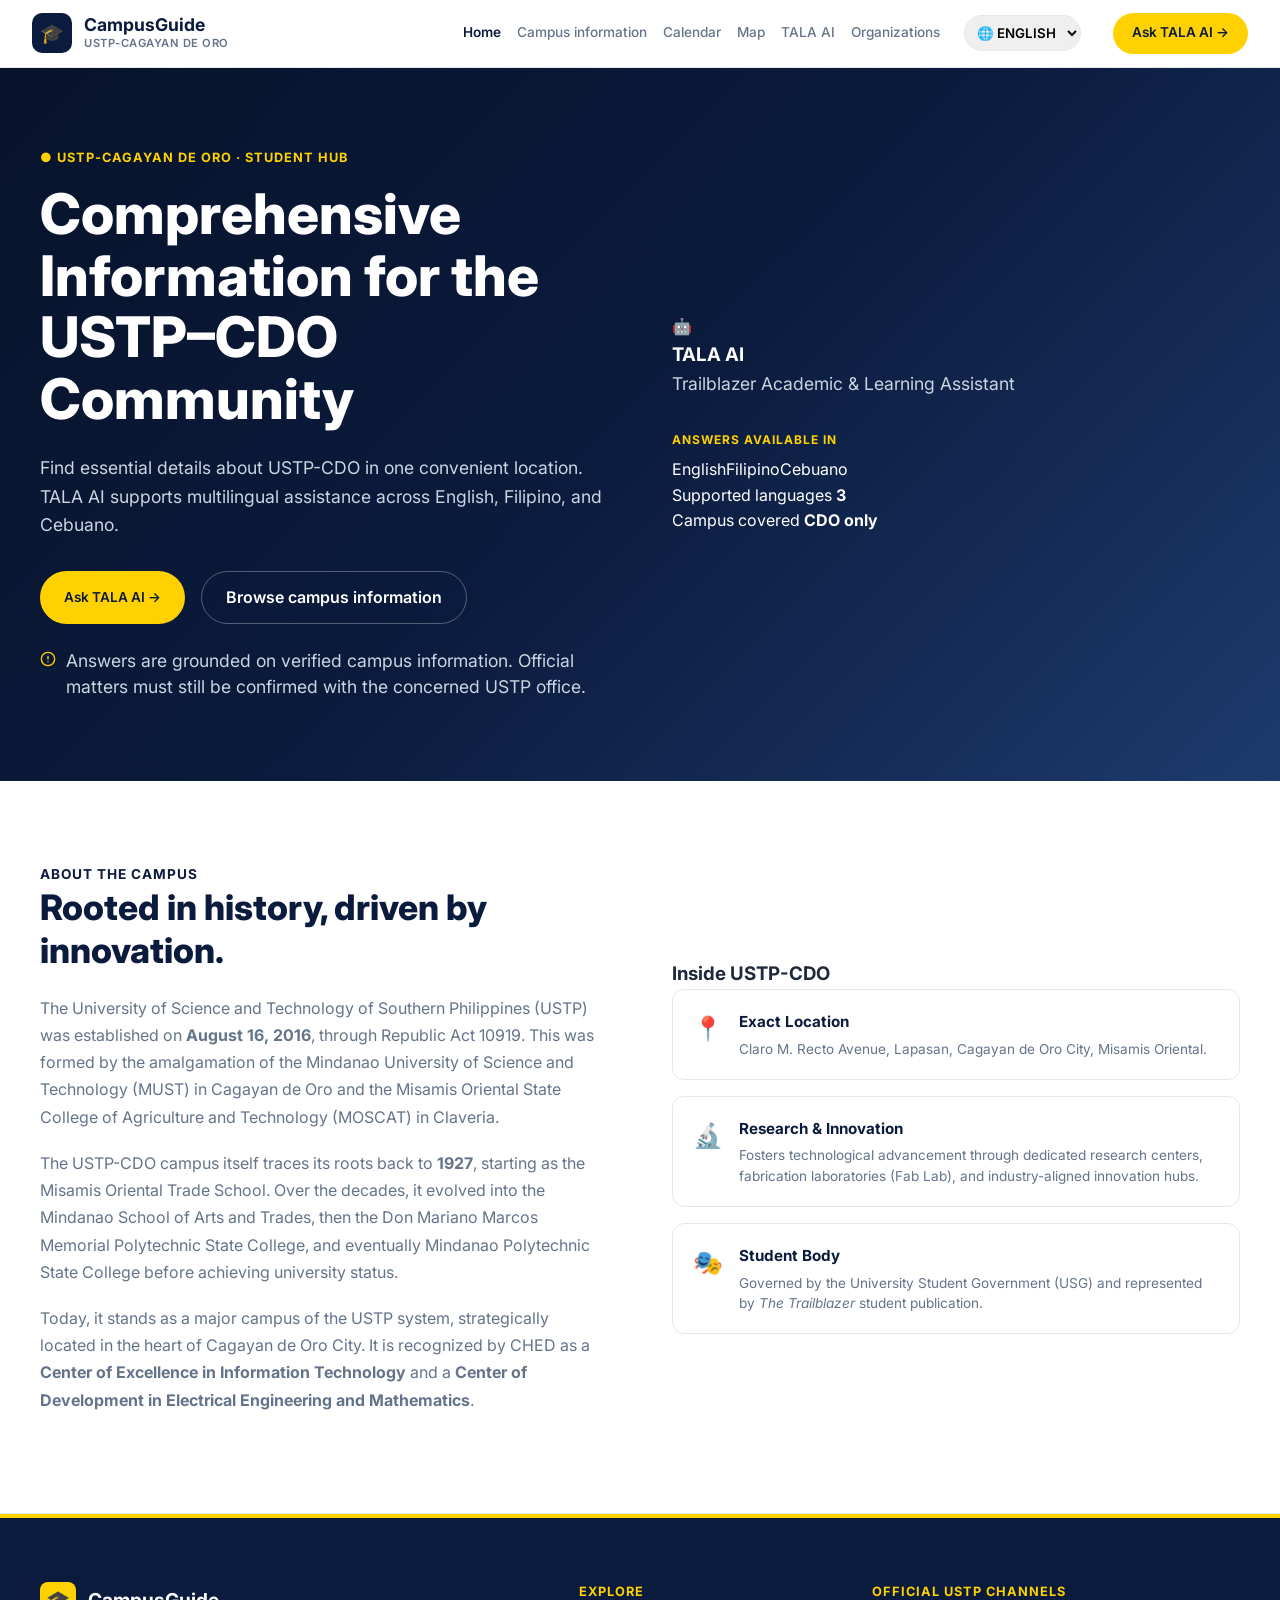
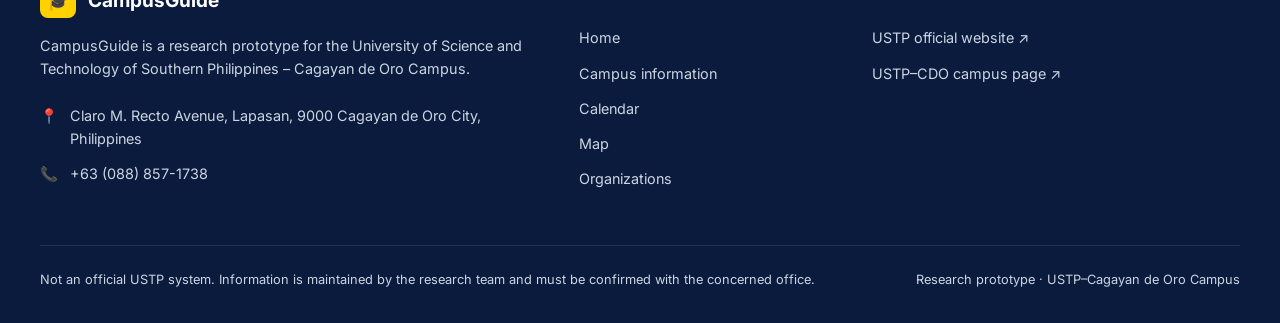
<file: campus.guide/index.html/index.html>
<!DOCTYPE html>
<html lang="en">
<head>
  <meta charset="UTF-8">
  <meta name="viewport" content="width=device-width, initial-scale=1.0">
  <title>CampusGuide | USTP-CDO</title>
  <link rel="stylesheet" href="style.css">
</head>
<body>

  <header>
    <div class="nav-container">
      <a href="index.html" class="logo">
        <div class="logo-icon">🎓</div>
        <div class="logo-text"><h1>CampusGuide</h1><p>USTP-CAGAYAN DE ORO</p></div>
      </a>
      <div class="nav-right">
        <nav>
          <a href="index.html" class="active">Home</a>
          <a href="info.html">Campus information</a>
          <a href="calendar.html">Calendar</a>
          <a href="map.html">Map</a>
          <a href="tala.html">TALA AI</a>
          <a href="orgs.html">Organizations</a>
        </nav>
        <div class="nav-actions">
          <select id="language-select" style="padding: 0.5rem; border-radius: 50px; border: 1px solid var(--border); font-family: inherit; font-weight: 600; margin-right: 1rem; cursor: pointer;">
            <option value="en">🌐 ENGLISH</option>
            <option value="fil">FILIPINO</option>
            <option value="ceb">CEBUANO</option>
          </select>
          <a href="tala.html" class="btn-ask">Ask TALA AI →</a>
        </div>
      </div>
    </div>
  </header>

  <section class="hero">
    <div class="hero-content">
      <div>
        <span class="hero-badge">● USTP-CAGAYAN DE ORO · STUDENT HUB</span>
        <h2 id="hero-title">Comprehensive Information for the USTP–CDO Community</h2>
        <p id="hero-desc">Find essential details about USTP-CDO in one convenient location. TALA AI supports multilingual assistance across English, Filipino, and Cebuano.</p>
        <div class="hero-buttons">
          <a href="tala.html" class="btn-ask" style="padding: 0.8rem 1.5rem;">Ask TALA AI →</a>
          <a href="info.html" class="btn-outline-light">Browse campus information</a>
        </div>
        <div class="hero-warning">
          <svg xmlns="http://www.w3.org/2000/svg" width="16" height="16" viewBox="0 0 24 24" fill="none" stroke="#FFD100" stroke-width="2" stroke-linecap="round" stroke-linejoin="round" style="flex-shrink: 0; margin-top: 3px;"><circle cx="12" cy="12" r="10"></circle><line x1="12" y1="8" x2="12" y2="12"></line><line x1="12" y1="16" x2="12.01" y2="16"></line></svg>
          <p>Answers are grounded on verified campus information. Official matters must still be confirmed with the concerned USTP office.</p>
        </div>
      </div>
      
      <div class="hero-card">
        <div class="hero-card-header">
          <div class="hero-card-icon">🤖</div>
          <div><h3>TALA AI</h3><p>Trailblazer Academic & Learning Assistant</p></div>
        </div>
        <p style="color:var(--yellow); font-size:0.75rem; font-weight:700; letter-spacing:1px; margin-bottom:0.5rem;">ANSWERS AVAILABLE IN</p>
        <div class="lang-tags"><span class="lang-tag">English</span><span class="lang-tag">Filipino</span><span class="lang-tag">Cebuano</span></div>
        <div class="hero-stats">
          <div class="stat-item"><span>Supported languages</span> <strong>3</strong></div>
          <div class="stat-item"><span>Campus covered</span> <strong>CDO only</strong></div>
        </div>
      </div>
    </div>
  </section>

  <section class="about-section">
    <div class="about-content">
      <div class="about-text">
        <span style="color:var(--navy); font-weight:700; font-size:0.85rem; letter-spacing:1px; text-transform:uppercase;">ABOUT THE CAMPUS</span>
        <h2>Rooted in history, driven by innovation.</h2>
        <p>The University of Science and Technology of Southern Philippines (USTP) was established on <strong>August 16, 2016</strong>, through Republic Act 10919. This was formed by the amalgamation of the Mindanao University of Science and Technology (MUST) in Cagayan de Oro and the Misamis Oriental State College of Agriculture and Technology (MOSCAT) in Claveria.</p>
        <p>The USTP-CDO campus itself traces its roots back to <strong>1927</strong>, starting as the Misamis Oriental Trade School. Over the decades, it evolved into the Mindanao School of Arts and Trades, then the Don Mariano Marcos Memorial Polytechnic State College, and eventually Mindanao Polytechnic State College before achieving university status.</p>
        <p>Today, it stands as a major campus of the USTP system, strategically located in the heart of Cagayan de Oro City. It is recognized by CHED as a <strong>Center of Excellence in Information Technology</strong> and a <strong>Center of Development in Electrical Engineering and Mathematics</strong>.</p>
      </div>
      <div class="about-image-card">
        <h3>Inside USTP-CDO</h3>
        <div style="display: flex; flex-direction: column; gap: 1rem;">
          <div style="background: var(--white); border: 1px solid var(--border); padding: 1.25rem; border-radius: 12px; display: flex; gap: 1rem; align-items: flex-start;">
            <div style="font-size: 1.5rem;">📍</div>
            <div><h4 style="font-size: 0.95rem; color: var(--navy); margin-bottom: 0.25rem;">Exact Location</h4><p style="font-size: 0.85rem; color: var(--text-muted); margin: 0; line-height: 1.5;">Claro M. Recto Avenue, Lapasan, Cagayan de Oro City, Misamis Oriental.</p></div>
          </div>
          <div style="background: var(--white); border: 1px solid var(--border); padding: 1.25rem; border-radius: 12px; display: flex; gap: 1rem; align-items: flex-start;">
            <div style="font-size: 1.5rem;">🔬</div>
            <div><h4 style="font-size: 0.95rem; color: var(--navy); margin-bottom: 0.25rem;">Research & Innovation</h4><p style="font-size: 0.85rem; color: var(--text-muted); margin: 0; line-height: 1.5;">Fosters technological advancement through dedicated research centers, fabrication laboratories (Fab Lab), and industry-aligned innovation hubs.</p></div>
          </div>
          <div style="background: var(--white); border: 1px solid var(--border); padding: 1.25rem; border-radius: 12px; display: flex; gap: 1rem; align-items: flex-start;">
            <div style="font-size: 1.5rem;">🎭</div>
            <div><h4 style="font-size: 0.95rem; color: var(--navy); margin-bottom: 0.25rem;">Student Body</h4><p style="font-size: 0.85rem; color: var(--text-muted); margin: 0; line-height: 1.5;">Governed by the University Student Government (USG) and represented by <em>The Trailblazer</em> student publication.</p></div>
          </div>
        </div>
      </div>
    </div>
  </section>

  <footer>
    <div class="footer-grid">
      <div>
        <div class="footer-brand"><div class="footer-brand-icon">🎓</div><h3 class="footer-brand-title">CampusGuide</h3></div>
        <p class="footer-text">CampusGuide is a research prototype for the University of Science and Technology of Southern Philippines – Cagayan de Oro Campus.</p>
        <div class="footer-contact"><span class="footer-contact-icon">📍</span><span>Claro M. Recto Avenue, Lapasan, 9000 Cagayan de Oro City, Philippines</span></div>
        <div class="footer-contact"><span class="footer-contact-icon">📞</span><span>+63 (088) 857-1738</span></div>
      </div>
      <div>
        <h4 class="footer-heading">EXPLORE</h4>
        <ul class="footer-links">
          <li><a href="index.html" class="footer-link">Home</a></li>
          <li><a href="info.html" class="footer-link">Campus information</a></li>
          <li><a href="calendar.html" class="footer-link">Calendar</a></li>
          <li><a href="map.html" class="footer-link">Map</a></li>
          <li><a href="orgs.html" class="footer-link">Organizations</a></li>
        </ul>
      </div>
      <div>
        <h4 class="footer-heading">OFFICIAL USTP CHANNELS</h4>
        <ul class="footer-links">
          <li><a href="https://www.ustp.edu.ph" target="_blank" class="footer-link">USTP official website ↗</a></li>
          <li><a href="https://www.facebook.com/USTPcagayan" target="_blank" class="footer-link">USTP–CDO campus page ↗</a></li>
        </ul>
      </div>
    </div>
    <div class="footer-bottom">
      <p>Not an official USTP system. Information is maintained by the research team and must be confirmed with the concerned office.</p>
      <p class="footer-note">Research prototype · USTP–Cagayan de Oro Campus</p>
    </div>
  </footer>

  <script src="animations.js"></script>
</body>
</html>
</file>
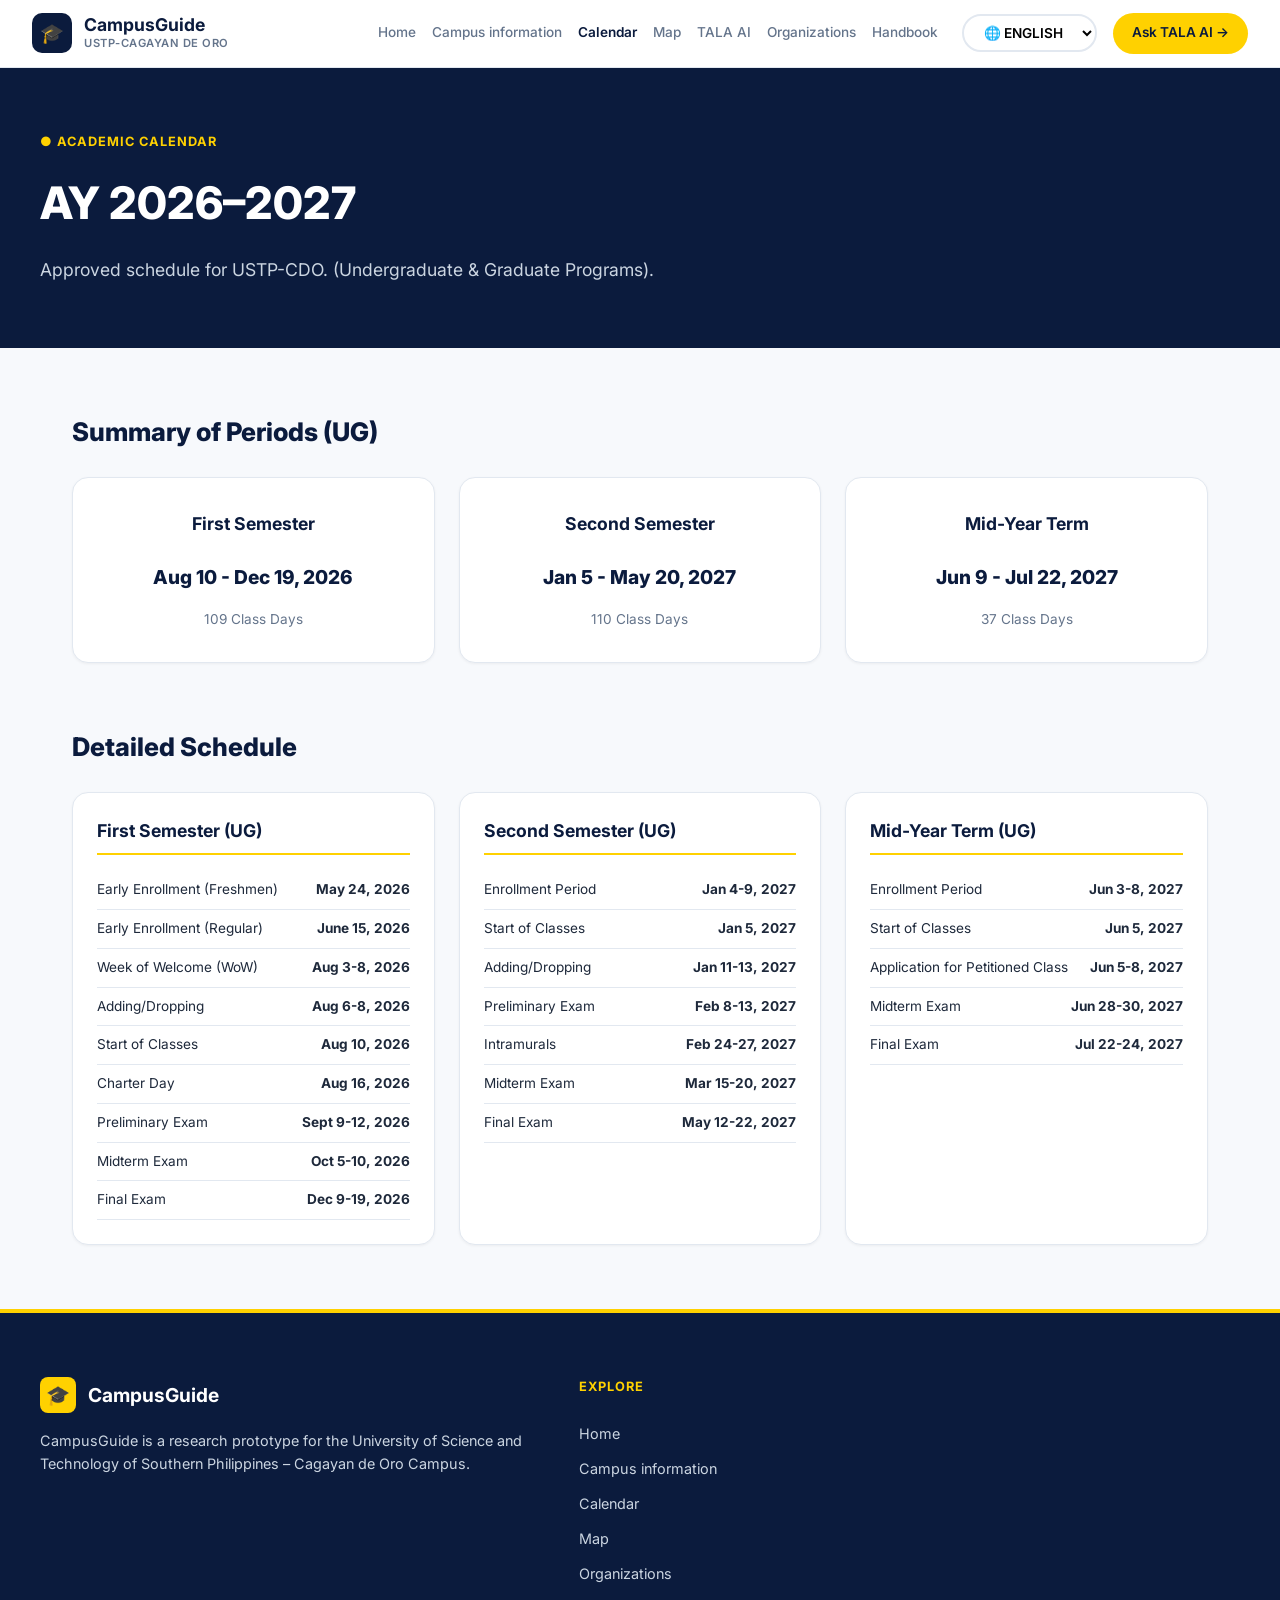
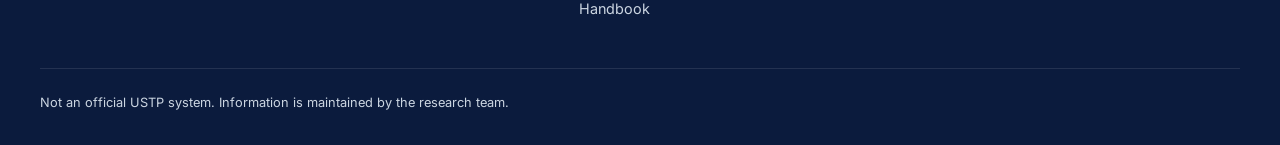
<file: campus.guide/index.html/calendar.html>
<!DOCTYPE html>
<html lang="en">
<head>
  <meta charset="UTF-8">
  <meta name="viewport" content="width=device-width, initial-scale=1.0">
  <title>Academic Calendar | CampusGuide</title>
  <link rel="stylesheet" href="style.css">
</head>
<body>
  <header>
    <div class="nav-container">
      <a href="index.html" class="logo">
        <div class="logo-icon">🎓</div>
        <div class="logo-text"><h1>CampusGuide</h1><p>USTP-CAGAYAN DE ORO</p></div>
      </a>
      <div class="nav-right">
        <nav>
          <a href="index.html" data-translate="nav-home">Home</a>
          <a href="info.html" data-translate="nav-info">Campus information</a>
          <a href="calendar.html" class="active" data-translate="nav-calendar">Calendar</a>
          <a href="map.html" data-translate="nav-map">Map</a>
          <a href="tala.html" data-translate="nav-tala">TALA AI</a>
          <a href="orgs.html" data-translate="nav-orgs">Organizations</a>
          <a href="handbook.html" data-translate="nav-handbook">Handbook</a>
        </nav>
        <div class="nav-actions">
          <select class="lang-select" id="languageSelector">
            <option value="en">🌐 ENGLISH</option>
            <option value="fil">FILIPINO</option>
            <option value="ceb">CEBUANO</option>
          </select>
          <a href="tala.html" class="btn-ask" data-translate="btn-ask">Ask TALA AI →</a>
        </div>
      </div>
    </div>
  </header>

  <section class="page-header">
    <div class="page-header-content">
      <span class="hero-badge">● ACADEMIC CALENDAR</span>
      <h1>AY 2026–2027</h1>
      <p>Approved schedule for USTP-CDO. (Undergraduate & Graduate Programs).</p>
    </div>
  </section>

  <div class="container">
    <!-- Summary Blocks -->
    <h2 class="section-title" style="font-size: 1.6rem; margin-bottom: 1.5rem;">Summary of Periods (UG)</h2>
    <div class="grid-3" style="margin-bottom: 4rem;">
      <div class="card" style="text-align: center; padding: 2rem;">
        <h3>First Semester</h3>
        <div style="font-size: 1.2rem; font-weight: 800; color: var(--navy); margin: 1rem 0;">Aug 10 - Dec 19, 2026</div>
        <p style="font-size: 0.85rem; color: var(--text-muted);">109 Class Days</p>
      </div>
      <div class="card" style="text-align: center; padding: 2rem;">
        <h3>Second Semester</h3>
        <div style="font-size: 1.2rem; font-weight: 800; color: var(--navy); margin: 1rem 0;">Jan 5 - May 20, 2027</div>
        <p style="font-size: 0.85rem; color: var(--text-muted);">110 Class Days</p>
      </div>
      <div class="card" style="text-align: center; padding: 2rem;">
        <h3>Mid-Year Term</h3>
        <div style="font-size: 1.2rem; font-weight: 800; color: var(--navy); margin: 1rem 0;">Jun 9 - Jul 22, 2027</div>
        <p style="font-size: 0.85rem; color: var(--text-muted);">37 Class Days</p>
      </div>
    </div>

    <!-- Detailed Columns -->
    <h2 class="section-title" style="font-size: 1.6rem; margin-bottom: 1.5rem;">Detailed Schedule</h2>
    <div class="grid-3">
      
      <!-- Column 1 -->
      <div class="card">
        <h3 style="color: var(--navy); border-bottom: 2px solid var(--yellow); padding-bottom: 0.5rem; margin-bottom: 1rem;">First Semester (UG)</h3>
        <div style="display: flex; justify-content: space-between; padding: 0.5rem 0; border-bottom: 1px solid var(--border); font-size: 0.85rem;"><span>Early Enrollment (Freshmen)</span> <strong>May 24, 2026</strong></div>
        <div style="display: flex; justify-content: space-between; padding: 0.5rem 0; border-bottom: 1px solid var(--border); font-size: 0.85rem;"><span>Early Enrollment (Regular)</span> <strong>June 15, 2026</strong></div>
        <div style="display: flex; justify-content: space-between; padding: 0.5rem 0; border-bottom: 1px solid var(--border); font-size: 0.85rem;"><span>Week of Welcome (WoW)</span> <strong>Aug 3-8, 2026</strong></div>
        <div style="display: flex; justify-content: space-between; padding: 0.5rem 0; border-bottom: 1px solid var(--border); font-size: 0.85rem;"><span>Adding/Dropping</span> <strong>Aug 6-8, 2026</strong></div>
        <div style="display: flex; justify-content: space-between; padding: 0.5rem 0; border-bottom: 1px solid var(--border); font-size: 0.85rem;"><span>Start of Classes</span> <strong>Aug 10, 2026</strong></div>
        <div style="display: flex; justify-content: space-between; padding: 0.5rem 0; border-bottom: 1px solid var(--border); font-size: 0.85rem;"><span>Charter Day</span> <strong>Aug 16, 2026</strong></div>
        <div style="display: flex; justify-content: space-between; padding: 0.5rem 0; border-bottom: 1px solid var(--border); font-size: 0.85rem;"><span>Preliminary Exam</span> <strong>Sept 9-12, 2026</strong></div>
        <div style="display: flex; justify-content: space-between; padding: 0.5rem 0; border-bottom: 1px solid var(--border); font-size: 0.85rem;"><span>Midterm Exam</span> <strong>Oct 5-10, 2026</strong></div>
        <div style="display: flex; justify-content: space-between; padding: 0.5rem 0; border-bottom: 1px solid var(--border); font-size: 0.85rem;"><span>Final Exam</span> <strong>Dec 9-19, 2026</strong></div>
      </div>

      <!-- Column 2 -->
      <div class="card">
        <h3 style="color: var(--navy); border-bottom: 2px solid var(--yellow); padding-bottom: 0.5rem; margin-bottom: 1rem;">Second Semester (UG)</h3>
        <div style="display: flex; justify-content: space-between; padding: 0.5rem 0; border-bottom: 1px solid var(--border); font-size: 0.85rem;"><span>Enrollment Period</span> <strong>Jan 4-9, 2027</strong></div>
        <div style="display: flex; justify-content: space-between; padding: 0.5rem 0; border-bottom: 1px solid var(--border); font-size: 0.85rem;"><span>Start of Classes</span> <strong>Jan 5, 2027</strong></div>
        <div style="display: flex; justify-content: space-between; padding: 0.5rem 0; border-bottom: 1px solid var(--border); font-size: 0.85rem;"><span>Adding/Dropping</span> <strong>Jan 11-13, 2027</strong></div>
        <div style="display: flex; justify-content: space-between; padding: 0.5rem 0; border-bottom: 1px solid var(--border); font-size: 0.85rem;"><span>Preliminary Exam</span> <strong>Feb 8-13, 2027</strong></div>
        <div style="display: flex; justify-content: space-between; padding: 0.5rem 0; border-bottom: 1px solid var(--border); font-size: 0.85rem;"><span>Intramurals</span> <strong>Feb 24-27, 2027</strong></div>
        <div style="display: flex; justify-content: space-between; padding: 0.5rem 0; border-bottom: 1px solid var(--border); font-size: 0.85rem;"><span>Midterm Exam</span> <strong>Mar 15-20, 2027</strong></div>
        <div style="display: flex; justify-content: space-between; padding: 0.5rem 0; border-bottom: 1px solid var(--border); font-size: 0.85rem;"><span>Final Exam</span> <strong>May 12-22, 2027</strong></div>
      </div>

      <!-- Column 3 -->
      <div class="card">
        <h3 style="color: var(--navy); border-bottom: 2px solid var(--yellow); padding-bottom: 0.5rem; margin-bottom: 1rem;">Mid-Year Term (UG)</h3>
        <div style="display: flex; justify-content: space-between; padding: 0.5rem 0; border-bottom: 1px solid var(--border); font-size: 0.85rem;"><span>Enrollment Period</span> <strong>Jun 3-8, 2027</strong></div>
        <div style="display: flex; justify-content: space-between; padding: 0.5rem 0; border-bottom: 1px solid var(--border); font-size: 0.85rem;"><span>Start of Classes</span> <strong>Jun 5, 2027</strong></div>
        <div style="display: flex; justify-content: space-between; padding: 0.5rem 0; border-bottom: 1px solid var(--border); font-size: 0.85rem;"><span>Application for Petitioned Class</span> <strong>Jun 5-8, 2027</strong></div>
        <div style="display: flex; justify-content: space-between; padding: 0.5rem 0; border-bottom: 1px solid var(--border); font-size: 0.85rem;"><span>Midterm Exam</span> <strong>Jun 28-30, 2027</strong></div>
        <div style="display: flex; justify-content: space-between; padding: 0.5rem 0; border-bottom: 1px solid var(--border); font-size: 0.85rem;"><span>Final Exam</span> <strong>Jul 22-24, 2027</strong></div>
      </div>

    </div>
  </div>

  <footer>
    <div class="footer-grid">
      <div>
        <div class="footer-brand"><div class="footer-brand-icon">🎓</div><h3 class="footer-brand-title">CampusGuide</h3></div>
        <p class="footer-text">CampusGuide is a research prototype for the University of Science and Technology of Southern Philippines – Cagayan de Oro Campus.</p>
      </div>
      <div>
        <h4 class="footer-heading">EXPLORE</h4>
        <ul class="footer-links">
          <li><a href="index.html" class="footer-link" data-translate="nav-home">Home</a></li>
          <li><a href="info.html" class="footer-link" data-translate="nav-info">Campus information</a></li>
          <li><a href="calendar.html" class="footer-link" data-translate="nav-calendar">Calendar</a></li>
          <li><a href="map.html" class="footer-link" data-translate="nav-map">Map</a></li>
          <li><a href="orgs.html" class="footer-link" data-translate="nav-orgs">Organizations</a></li>
          <li><a href="handbook.html" class="footer-link" data-translate="nav-handbook">Handbook</a></li>
        </ul>
      </div>
    </div>
    <div class="footer-bottom">
      <p>Not an official USTP system. Information is maintained by the research team.</p>
    </div>
  </footer>
  <script src="translations.js"></script>
  <script src="animations.js"></script>
</body>
</html>
</file>
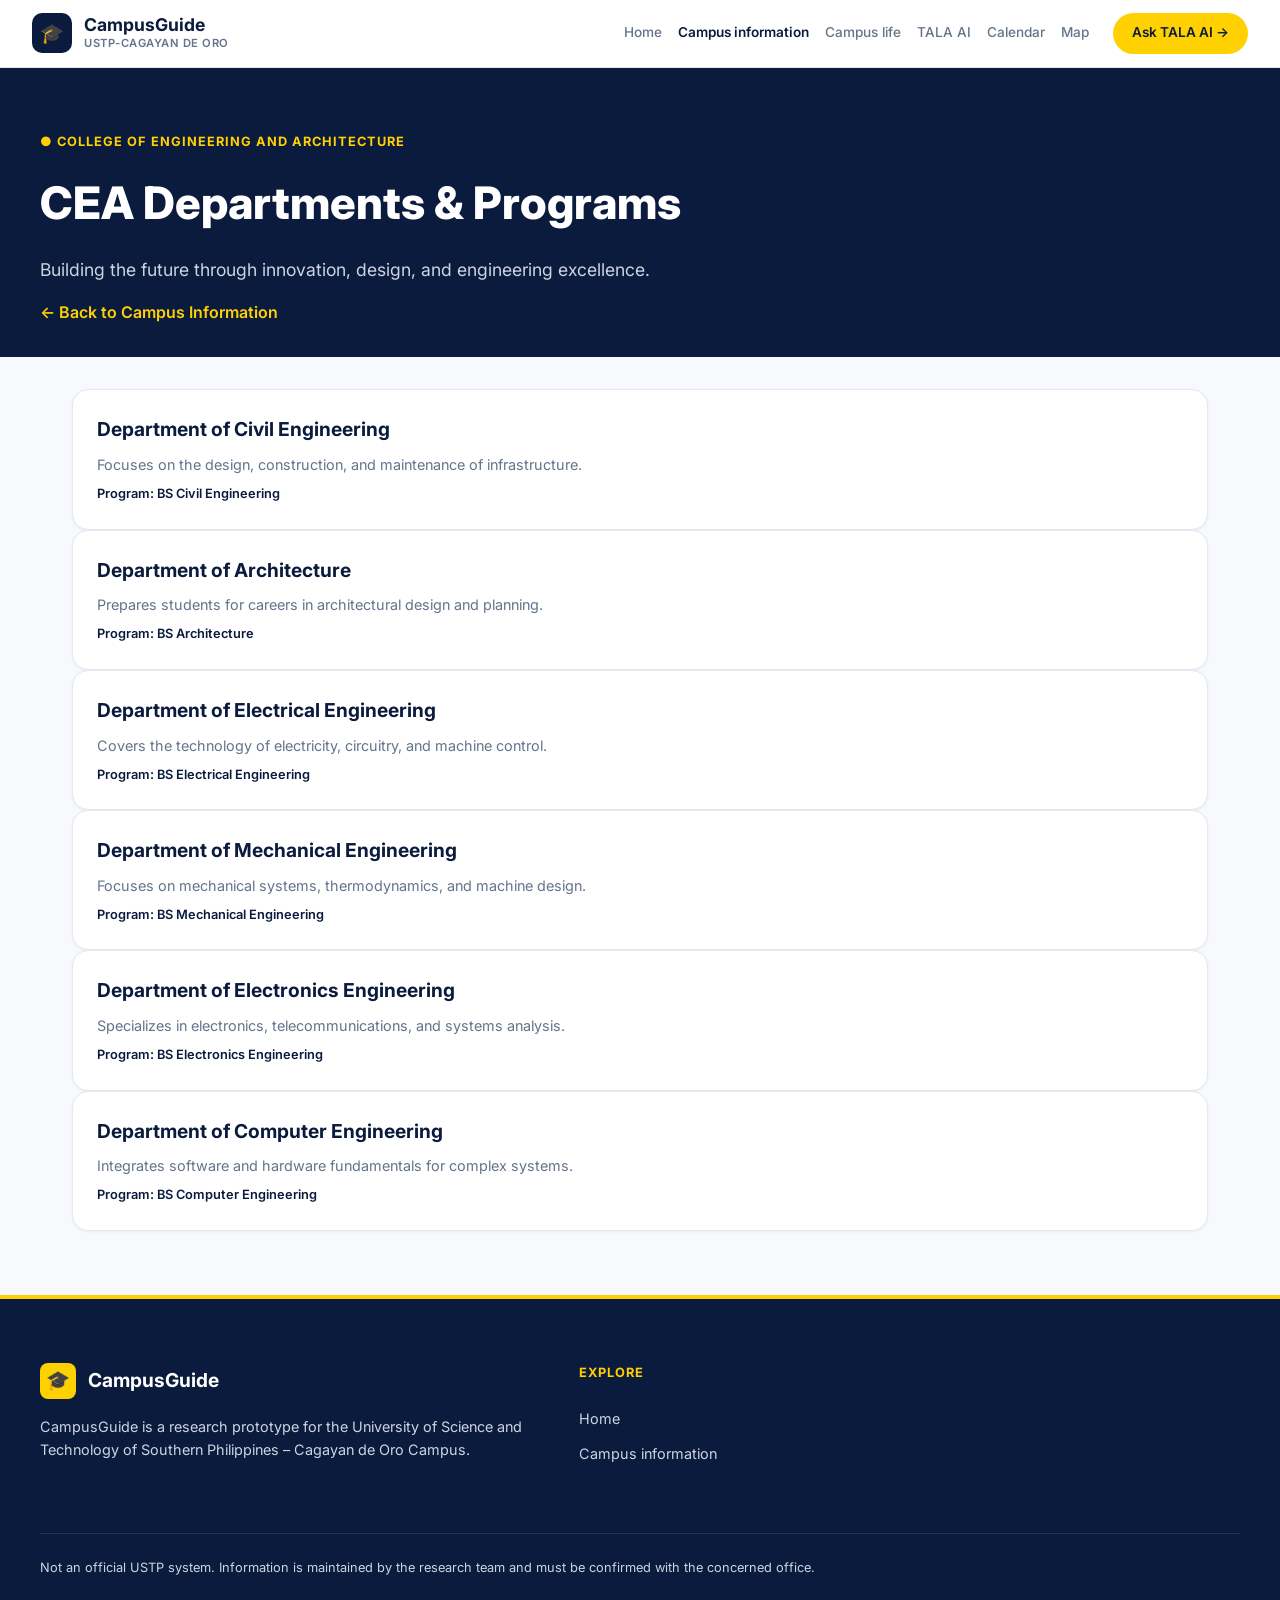
<file: campus.guide/index.html/cea.html>
<!DOCTYPE html>
<html lang="en">
<head>
  <meta charset="UTF-8">
  <meta name="viewport" content="width=device-width, initial-scale=1.0">
  <title>CEA Departments | CampusGuide</title>
  <link rel="stylesheet" href="style.css">
</head>
<body>
  <header>
    <div class="nav-container">
      <a href="index.html" class="logo">
        <div class="logo-icon">🎓</div>
        <div class="logo-text"><h1>CampusGuide</h1><p>USTP-CAGAYAN DE ORO</p></div>
      </a>
      <div class="nav-right">
        <nav>
          <a href="index.html">Home</a>
          <a href="info.html" class="active">Campus information</a>
          <a href="campus-life.html">Campus life</a>
          <a href="tala.html">TALA AI</a>
          <a href="calendar.html">Calendar</a>
          <a href="map.html">Map</a>
        </nav>
        <div class="nav-actions"><a href="tala.html" class="btn-ask">Ask TALA AI →</a></div>
      </div>
    </div>
  </header>

  <section class="page-header" style="padding-bottom: 2rem;">
    <div class="page-header-content">
      <span class="hero-badge">● COLLEGE OF ENGINEERING AND ARCHITECTURE</span>
      <h1>CEA Departments & Programs</h1>
      <p>Building the future through innovation, design, and engineering excellence.</p>
      <a href="info.html" style="color: var(--yellow); font-weight: 600; text-decoration: none; display: inline-block; margin-top: 1rem;">← Back to Campus Information</a>
    </div>
  </section>

  <div class="container" style="margin-top: 2rem;">
    <div class="grid">
      <div class="card" style="padding: 1.5rem;">
        <h3 style="font-size: 1.2rem; color: var(--navy); margin-bottom: 0.5rem;">Department of Civil Engineering</h3>
        <p style="font-size: 0.9rem; color: var(--text-muted); margin-bottom: 0.5rem;">Focuses on the design, construction, and maintenance of infrastructure.</p>
        <p style="font-size: 0.8rem; color: var(--navy); font-weight: 600;">Program: BS Civil Engineering</p>
      </div>
      <div class="card" style="padding: 1.5rem;">
        <h3 style="font-size: 1.2rem; color: var(--navy); margin-bottom: 0.5rem;">Department of Architecture</h3>
        <p style="font-size: 0.9rem; color: var(--text-muted); margin-bottom: 0.5rem;">Prepares students for careers in architectural design and planning.</p>
        <p style="font-size: 0.8rem; color: var(--navy); font-weight: 600;">Program: BS Architecture</p>
      </div>
      <div class="card" style="padding: 1.5rem;">
        <h3 style="font-size: 1.2rem; color: var(--navy); margin-bottom: 0.5rem;">Department of Electrical Engineering</h3>
        <p style="font-size: 0.9rem; color: var(--text-muted); margin-bottom: 0.5rem;">Covers the technology of electricity, circuitry, and machine control.</p>
        <p style="font-size: 0.8rem; color: var(--navy); font-weight: 600;">Program: BS Electrical Engineering</p>
      </div>
      <div class="card" style="padding: 1.5rem;">
        <h3 style="font-size: 1.2rem; color: var(--navy); margin-bottom: 0.5rem;">Department of Mechanical Engineering</h3>
        <p style="font-size: 0.9rem; color: var(--text-muted); margin-bottom: 0.5rem;">Focuses on mechanical systems, thermodynamics, and machine design.</p>
        <p style="font-size: 0.8rem; color: var(--navy); font-weight: 600;">Program: BS Mechanical Engineering</p>
      </div>
      <div class="card" style="padding: 1.5rem;">
        <h3 style="font-size: 1.2rem; color: var(--navy); margin-bottom: 0.5rem;">Department of Electronics Engineering</h3>
        <p style="font-size: 0.9rem; color: var(--text-muted); margin-bottom: 0.5rem;">Specializes in electronics, telecommunications, and systems analysis.</p>
        <p style="font-size: 0.8rem; color: var(--navy); font-weight: 600;">Program: BS Electronics Engineering</p>
      </div>
      <div class="card" style="padding: 1.5rem;">
        <h3 style="font-size: 1.2rem; color: var(--navy); margin-bottom: 0.5rem;">Department of Computer Engineering</h3>
        <p style="font-size: 0.9rem; color: var(--text-muted); margin-bottom: 0.5rem;">Integrates software and hardware fundamentals for complex systems.</p>
        <p style="font-size: 0.8rem; color: var(--navy); font-weight: 600;">Program: BS Computer Engineering</p>
      </div>
    </div>
  </div>

  <footer>
    <div class="footer-grid">
      <div>
        <div class="footer-brand"><div class="footer-brand-icon">🎓</div><h3 class="footer-brand-title">CampusGuide</h3></div>
        <p class="footer-text">CampusGuide is a research prototype for the University of Science and Technology of Southern Philippines – Cagayan de Oro Campus.</p>
      </div>
      <div>
        <h4 class="footer-heading">EXPLORE</h4>
        <ul class="footer-links">
          <li><a href="index.html" class="footer-link">Home</a></li>
          <li><a href="info.html" class="footer-link">Campus information</a></li>
        </ul>
      </div>
    </div>
    <div class="footer-bottom">
      <p>Not an official USTP system. Information is maintained by the research team and must be confirmed with the concerned office.</p>
    </div>
  </footer>
</body>
</html>
</file>
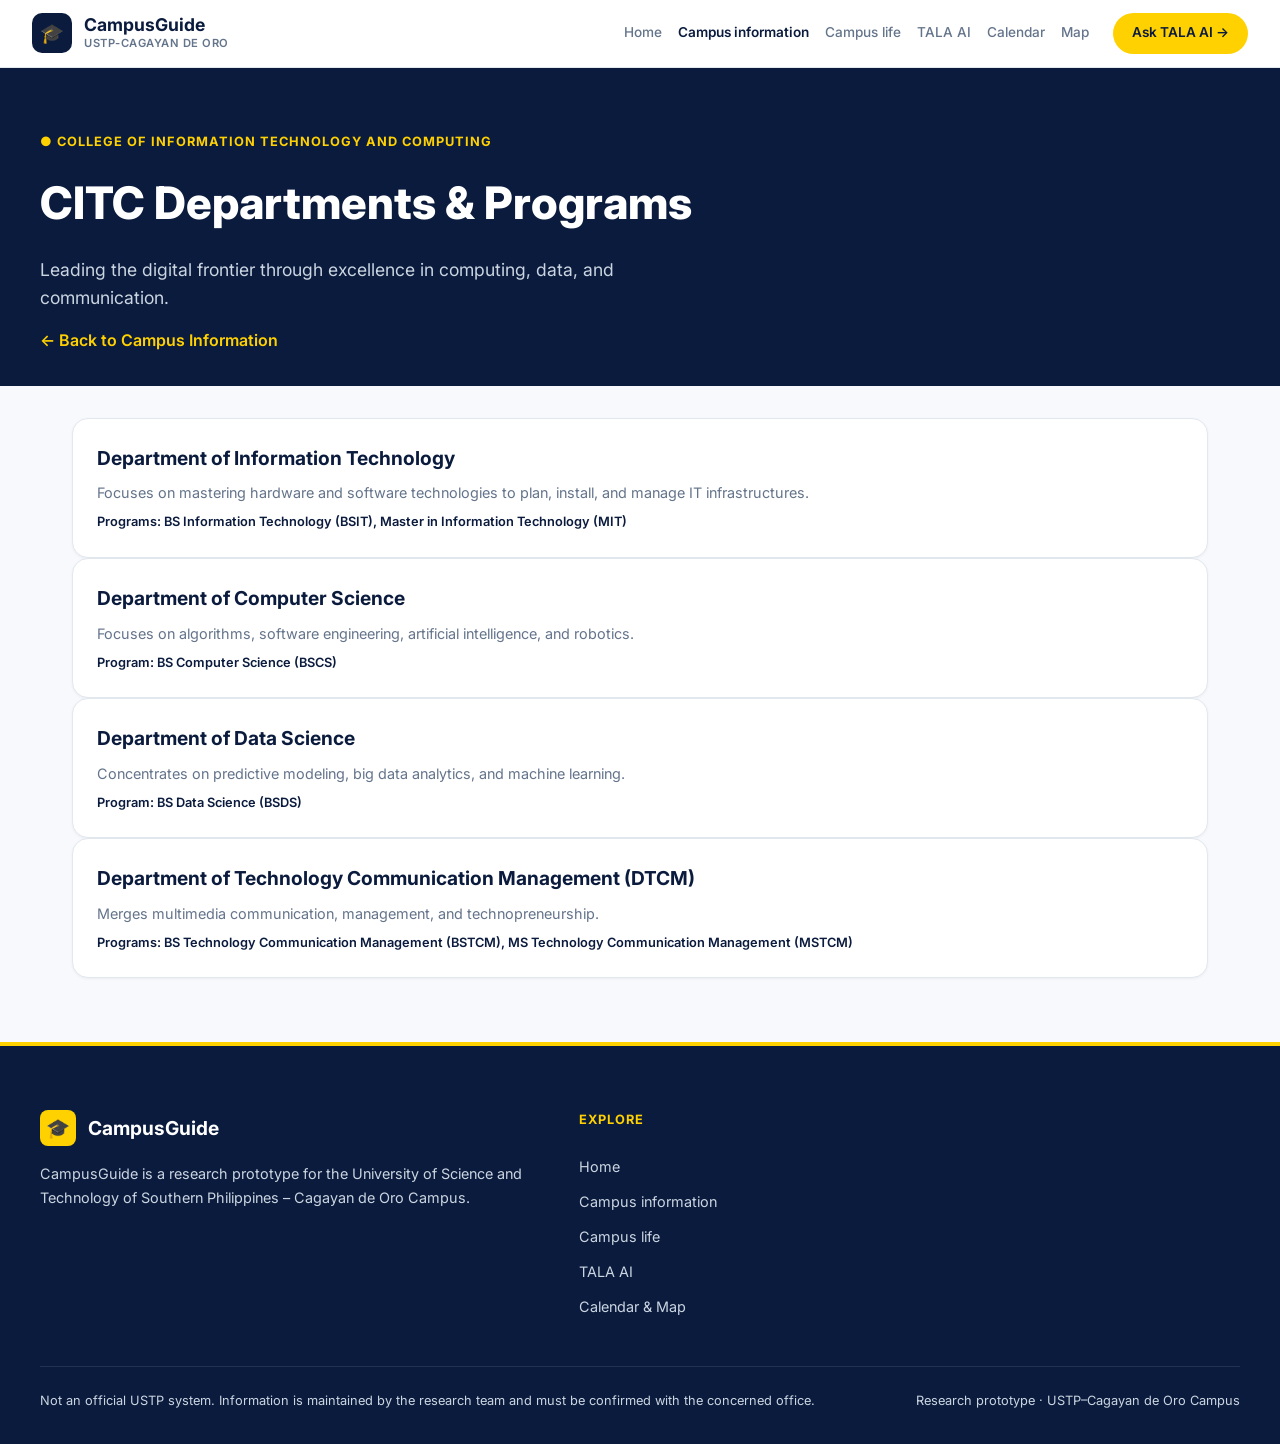
<file: campus.guide/index.html/citc.html>
<!DOCTYPE html>
<html lang="en">
<head>
  <meta charset="UTF-8">
  <meta name="viewport" content="width=device-width, initial-scale=1.0">
  <title>CITC Departments | CampusGuide</title>
  <link rel="stylesheet" href="style.css">
</head>
<body>

  <header>
    <div class="nav-container">
      <a href="index.html" class="logo">
        <div class="logo-icon">🎓</div>
        <div class="logo-text">
          <h1>CampusGuide</h1>
          <p>USTP-CAGAYAN DE ORO</p>
        </div>
      </a>
      <div class="nav-right">
        <nav>
          <a href="index.html">Home</a>
          <a href="info.html" class="active">Campus information</a>
          <a href="campus-life.html">Campus life</a>
          <a href="tala.html">TALA AI</a>
          <a href="calendar.html">Calendar</a>
          <a href="map.html">Map</a>
        </nav>
        <div class="nav-actions">
          <a href="tala.html" class="btn-ask">Ask TALA AI →</a>
        </div>
      </div>
    </div>
  </header>

  <!-- Page Header -->
  <section class="page-header" style="padding-bottom: 2rem;">
    <div class="page-header-content">
      <span class="hero-badge">● COLLEGE OF INFORMATION TECHNOLOGY AND COMPUTING</span>
      <h1>CITC Departments & Programs</h1>
      <p>Leading the digital frontier through excellence in computing, data, and communication.</p>
      <a href="info.html" style="color: var(--yellow); font-weight: 600; text-decoration: none; display: inline-block; margin-top: 1rem;">← Back to Campus Information</a>
    </div>
  </section>

  <div class="container" style="margin-top: 2rem;">
    <div class="grid">
      
      <!-- Department of Information Technology -->
      <div class="card" style="padding: 1.5rem;">
        <h3 style="font-size: 1.2rem; color: var(--navy); margin-bottom: 0.5rem;">Department of Information Technology</h3>
        <p style="font-size: 0.9rem; color: var(--text-muted); margin-bottom: 0.5rem;">Focuses on mastering hardware and software technologies to plan, install, and manage IT infrastructures.</p>
        <p style="font-size: 0.8rem; color: var(--navy); font-weight: 600;">Programs: BS Information Technology (BSIT), Master in Information Technology (MIT)</p>
      </div>

      <!-- Department of Computer Science -->
      <div class="card" style="padding: 1.5rem;">
        <h3 style="font-size: 1.2rem; color: var(--navy); margin-bottom: 0.5rem;">Department of Computer Science</h3>
        <p style="font-size: 0.9rem; color: var(--text-muted); margin-bottom: 0.5rem;">Focuses on algorithms, software engineering, artificial intelligence, and robotics.</p>
        <p style="font-size: 0.8rem; color: var(--navy); font-weight: 600;">Program: BS Computer Science (BSCS)</p>
      </div>

      <!-- Department of Data Science -->
      <div class="card" style="padding: 1.5rem;">
        <h3 style="font-size: 1.2rem; color: var(--navy); margin-bottom: 0.5rem;">Department of Data Science</h3>
        <p style="font-size: 0.9rem; color: var(--text-muted); margin-bottom: 0.5rem;">Concentrates on predictive modeling, big data analytics, and machine learning.</p>
        <p style="font-size: 0.8rem; color: var(--navy); font-weight: 600;">Program: BS Data Science (BSDS)</p>
      </div>

      <!-- Department of Technology Communication Management -->
      <div class="card" style="padding: 1.5rem;">
        <h3 style="font-size: 1.2rem; color: var(--navy); margin-bottom: 0.5rem;">Department of Technology Communication Management (DTCM)</h3>
        <p style="font-size: 0.9rem; color: var(--text-muted); margin-bottom: 0.5rem;">Merges multimedia communication, management, and technopreneurship.</p>
        <p style="font-size: 0.8rem; color: var(--navy); font-weight: 600;">Programs: BS Technology Communication Management (BSTCM), MS Technology Communication Management (MSTCM)</p>
      </div>

    </div>
  </div>

  <footer>
    <div class="footer-grid">
      <div>
        <div class="footer-brand">
          <div class="footer-brand-icon">🎓</div>
          <h3 class="footer-brand-title">CampusGuide</h3>
        </div>
        <p class="footer-text">CampusGuide is a research prototype for the University of Science and Technology of Southern Philippines – Cagayan de Oro Campus.</p>
      </div>
      <div>
        <h4 class="footer-heading">EXPLORE</h4>
        <ul class="footer-links">
          <li><a href="index.html" class="footer-link">Home</a></li>
          <li><a href="info.html" class="footer-link">Campus information</a></li>
          <li><a href="campus-life.html" class="footer-link">Campus life</a></li>
          <li><a href="tala.html" class="footer-link">TALA AI</a></li>
          <li><a href="calendar.html" class="footer-link">Calendar & Map</a></li>
        </ul>
      </div>
    </div>
    <div class="footer-bottom">
      <p>Not an official USTP system. Information is maintained by the research team and must be confirmed with the concerned office.</p>
      <p class="footer-note">Research prototype · USTP–Cagayan de Oro Campus</p>
    </div>
  </footer>

</body>
</html>
</file>
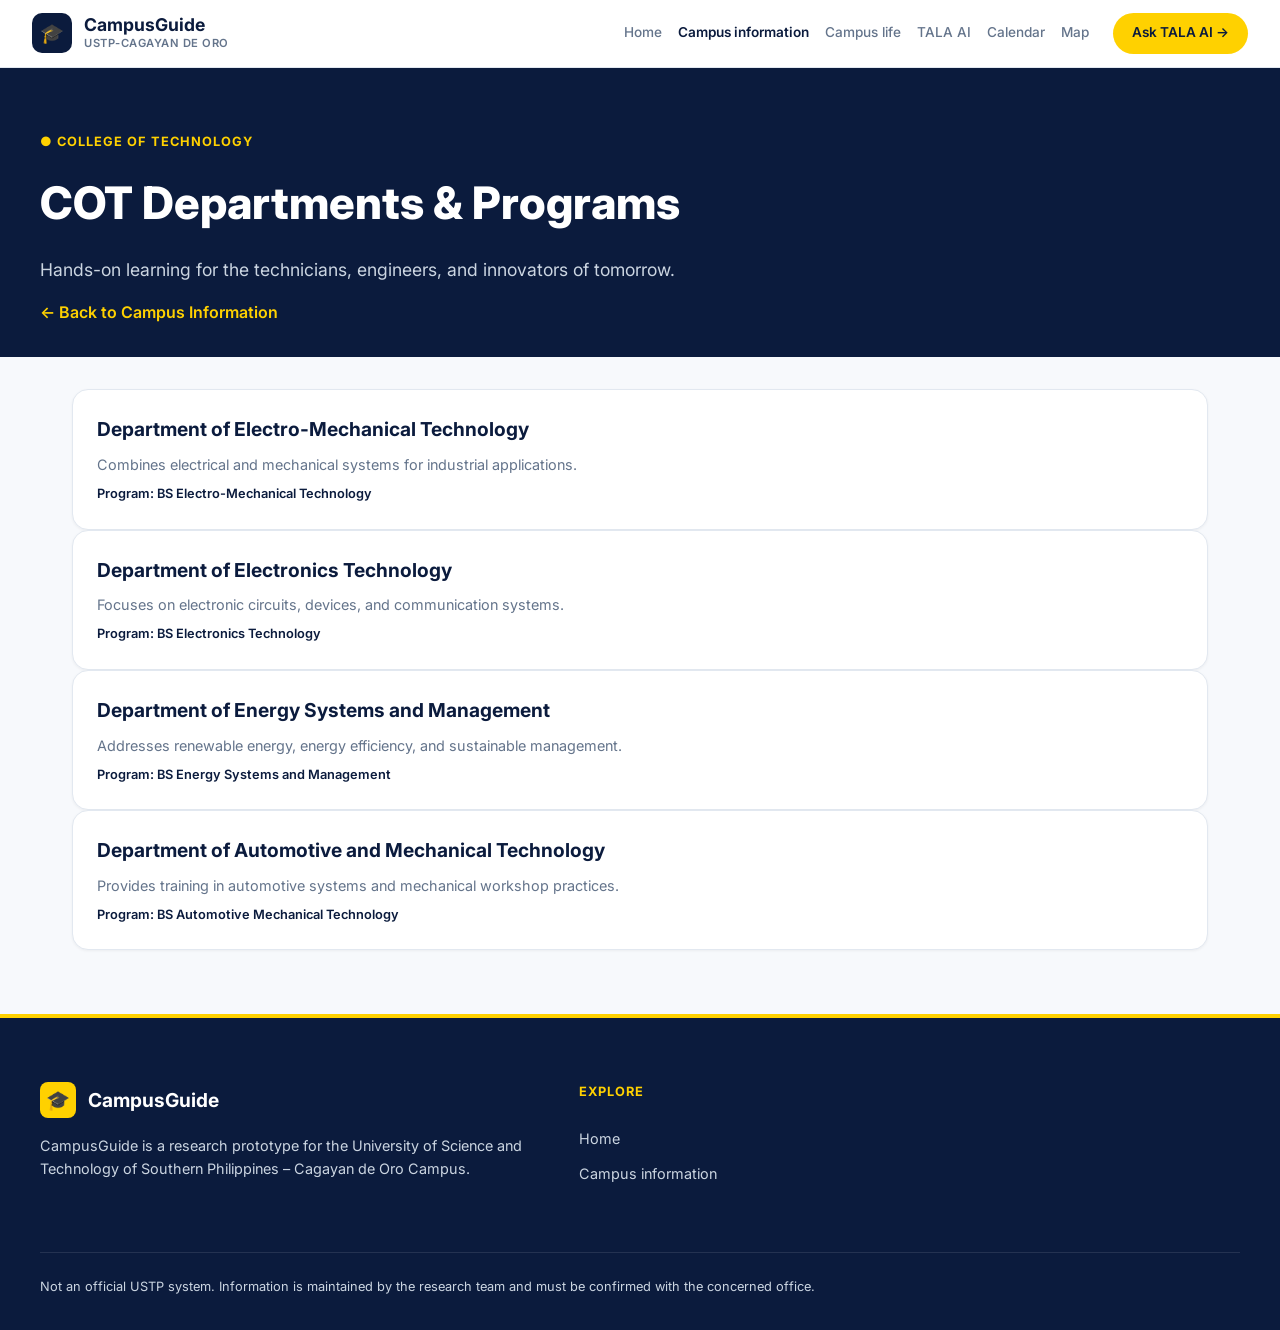
<file: campus.guide/index.html/cot.html>
<!DOCTYPE html>
<html lang="en">
<head>
  <meta charset="UTF-8">
  <meta name="viewport" content="width=device-width, initial-scale=1.0">
  <title>COT Departments | CampusGuide</title>
  <link rel="stylesheet" href="style.css">
</head>
<body>
  <header>
    <div class="nav-container">
      <a href="index.html" class="logo">
        <div class="logo-icon">🎓</div>
        <div class="logo-text"><h1>CampusGuide</h1><p>USTP-CAGAYAN DE ORO</p></div>
      </a>
      <div class="nav-right">
        <nav>
          <a href="index.html">Home</a>
          <a href="info.html" class="active">Campus information</a>
          <a href="campus-life.html">Campus life</a>
          <a href="tala.html">TALA AI</a>
          <a href="calendar.html">Calendar</a>
          <a href="map.html">Map</a>
        </nav>
        <div class="nav-actions"><a href="tala.html" class="btn-ask">Ask TALA AI →</a></div>
      </div>
    </div>
  </header>

  <section class="page-header" style="padding-bottom: 2rem;">
    <div class="page-header-content">
      <span class="hero-badge">● COLLEGE OF TECHNOLOGY</span>
      <h1>COT Departments & Programs</h1>
      <p>Hands-on learning for the technicians, engineers, and innovators of tomorrow.</p>
      <a href="info.html" style="color: var(--yellow); font-weight: 600; text-decoration: none; display: inline-block; margin-top: 1rem;">← Back to Campus Information</a>
    </div>
  </section>

  <div class="container" style="margin-top: 2rem;">
    <div class="grid">
      <div class="card" style="padding: 1.5rem;">
        <h3 style="font-size: 1.2rem; color: var(--navy); margin-bottom: 0.5rem;">Department of Electro-Mechanical Technology</h3>
        <p style="font-size: 0.9rem; color: var(--text-muted); margin-bottom: 0.5rem;">Combines electrical and mechanical systems for industrial applications.</p>
        <p style="font-size: 0.8rem; color: var(--navy); font-weight: 600;">Program: BS Electro-Mechanical Technology</p>
      </div>
      <div class="card" style="padding: 1.5rem;">
        <h3 style="font-size: 1.2rem; color: var(--navy); margin-bottom: 0.5rem;">Department of Electronics Technology</h3>
        <p style="font-size: 0.9rem; color: var(--text-muted); margin-bottom: 0.5rem;">Focuses on electronic circuits, devices, and communication systems.</p>
        <p style="font-size: 0.8rem; color: var(--navy); font-weight: 600;">Program: BS Electronics Technology</p>
      </div>
      <div class="card" style="padding: 1.5rem;">
        <h3 style="font-size: 1.2rem; color: var(--navy); margin-bottom: 0.5rem;">Department of Energy Systems and Management</h3>
        <p style="font-size: 0.9rem; color: var(--text-muted); margin-bottom: 0.5rem;">Addresses renewable energy, energy efficiency, and sustainable management.</p>
        <p style="font-size: 0.8rem; color: var(--navy); font-weight: 600;">Program: BS Energy Systems and Management</p>
      </div>
      <div class="card" style="padding: 1.5rem;">
        <h3 style="font-size: 1.2rem; color: var(--navy); margin-bottom: 0.5rem;">Department of Automotive and Mechanical Technology</h3>
        <p style="font-size: 0.9rem; color: var(--text-muted); margin-bottom: 0.5rem;">Provides training in automotive systems and mechanical workshop practices.</p>
        <p style="font-size: 0.8rem; color: var(--navy); font-weight: 600;">Program: BS Automotive Mechanical Technology</p>
      </div>
    </div>
  </div>

  <footer>
    <div class="footer-grid">
      <div>
        <div class="footer-brand"><div class="footer-brand-icon">🎓</div><h3 class="footer-brand-title">CampusGuide</h3></div>
        <p class="footer-text">CampusGuide is a research prototype for the University of Science and Technology of Southern Philippines – Cagayan de Oro Campus.</p>
      </div>
      <div>
        <h4 class="footer-heading">EXPLORE</h4>
        <ul class="footer-links">
          <li><a href="index.html" class="footer-link">Home</a></li>
          <li><a href="info.html" class="footer-link">Campus information</a></li>
        </ul>
      </div>
    </div>
    <div class="footer-bottom">
      <p>Not an official USTP system. Information is maintained by the research team and must be confirmed with the concerned office.</p>
    </div>
  </footer>
</body>
</html>
</file>
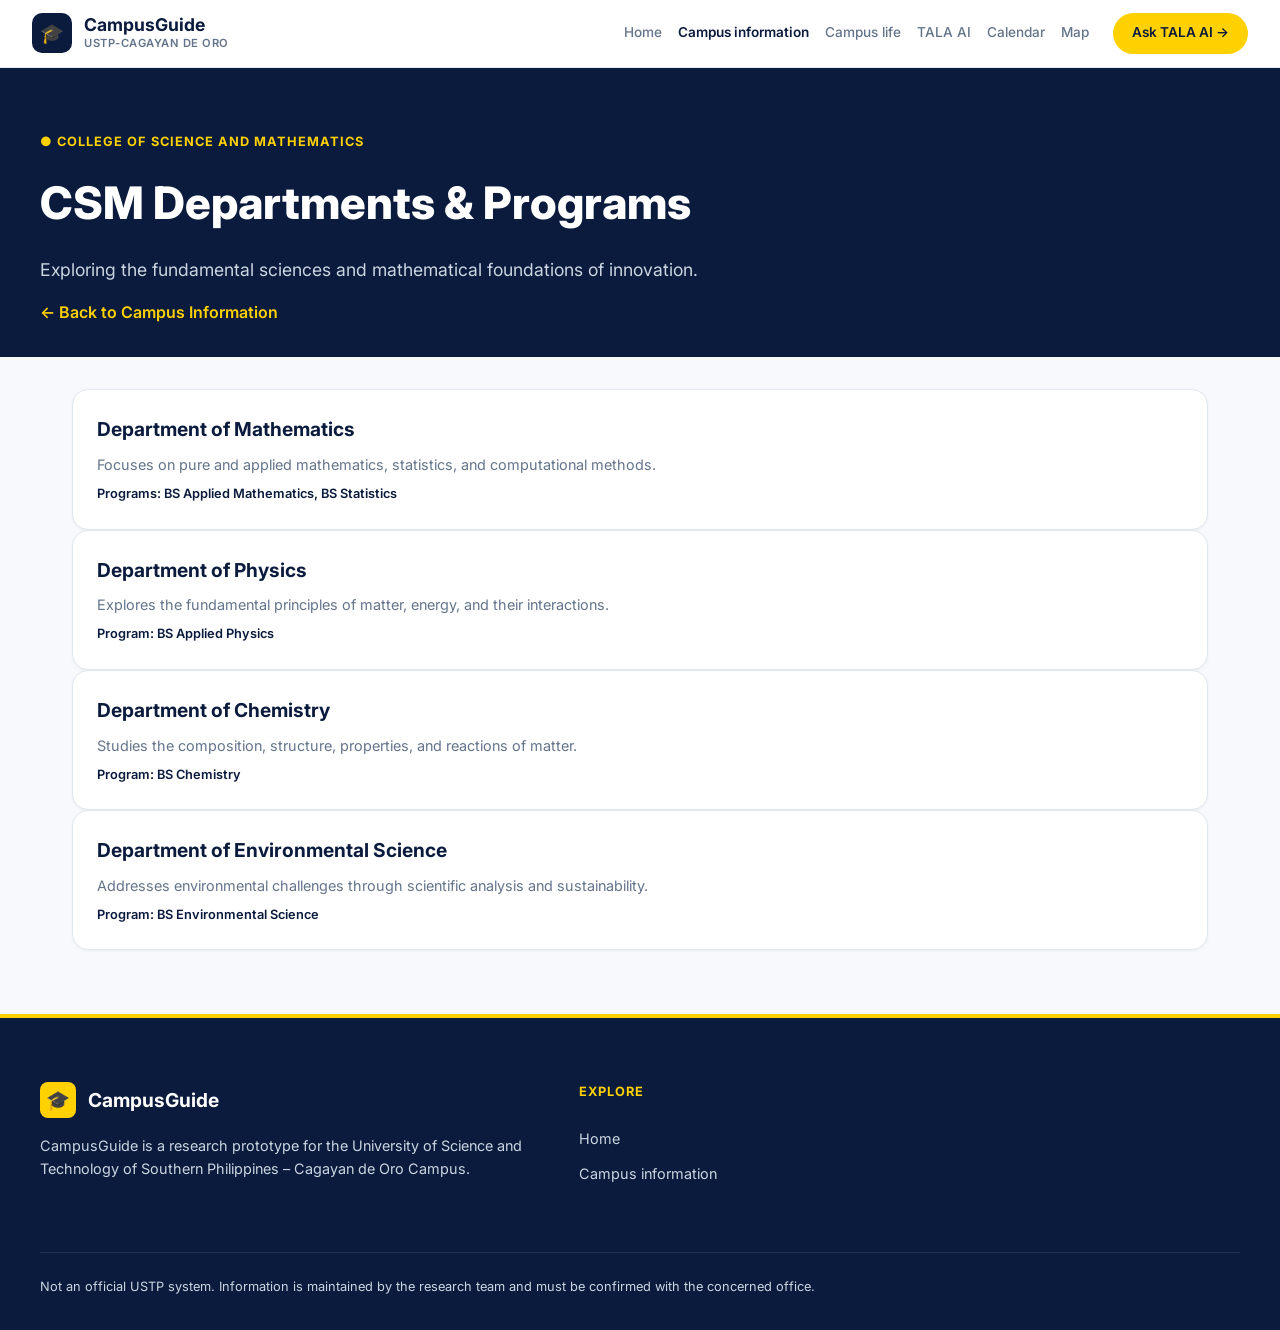
<file: campus.guide/index.html/csm.html>
<!DOCTYPE html>
<html lang="en">
<head>
  <meta charset="UTF-8">
  <meta name="viewport" content="width=device-width, initial-scale=1.0">
  <title>CSM Departments | CampusGuide</title>
  <link rel="stylesheet" href="style.css">
</head>
<body>
  <header>
    <div class="nav-container">
      <a href="index.html" class="logo">
        <div class="logo-icon">🎓</div>
        <div class="logo-text"><h1>CampusGuide</h1><p>USTP-CAGAYAN DE ORO</p></div>
      </a>
      <div class="nav-right">
        <nav>
          <a href="index.html">Home</a>
          <a href="info.html" class="active">Campus information</a>
          <a href="campus-life.html">Campus life</a>
          <a href="tala.html">TALA AI</a>
          <a href="calendar.html">Calendar</a>
          <a href="map.html">Map</a>
        </nav>
        <div class="nav-actions"><a href="tala.html" class="btn-ask">Ask TALA AI →</a></div>
      </div>
    </div>
  </header>

  <section class="page-header" style="padding-bottom: 2rem;">
    <div class="page-header-content">
      <span class="hero-badge">● COLLEGE OF SCIENCE AND MATHEMATICS</span>
      <h1>CSM Departments & Programs</h1>
      <p>Exploring the fundamental sciences and mathematical foundations of innovation.</p>
      <a href="info.html" style="color: var(--yellow); font-weight: 600; text-decoration: none; display: inline-block; margin-top: 1rem;">← Back to Campus Information</a>
    </div>
  </section>

  <div class="container" style="margin-top: 2rem;">
    <div class="grid">
      <div class="card" style="padding: 1.5rem;">
        <h3 style="font-size: 1.2rem; color: var(--navy); margin-bottom: 0.5rem;">Department of Mathematics</h3>
        <p style="font-size: 0.9rem; color: var(--text-muted); margin-bottom: 0.5rem;">Focuses on pure and applied mathematics, statistics, and computational methods.</p>
        <p style="font-size: 0.8rem; color: var(--navy); font-weight: 600;">Programs: BS Applied Mathematics, BS Statistics</p>
      </div>
      <div class="card" style="padding: 1.5rem;">
        <h3 style="font-size: 1.2rem; color: var(--navy); margin-bottom: 0.5rem;">Department of Physics</h3>
        <p style="font-size: 0.9rem; color: var(--text-muted); margin-bottom: 0.5rem;">Explores the fundamental principles of matter, energy, and their interactions.</p>
        <p style="font-size: 0.8rem; color: var(--navy); font-weight: 600;">Program: BS Applied Physics</p>
      </div>
      <div class="card" style="padding: 1.5rem;">
        <h3 style="font-size: 1.2rem; color: var(--navy); margin-bottom: 0.5rem;">Department of Chemistry</h3>
        <p style="font-size: 0.9rem; color: var(--text-muted); margin-bottom: 0.5rem;">Studies the composition, structure, properties, and reactions of matter.</p>
        <p style="font-size: 0.8rem; color: var(--navy); font-weight: 600;">Program: BS Chemistry</p>
      </div>
      <div class="card" style="padding: 1.5rem;">
        <h3 style="font-size: 1.2rem; color: var(--navy); margin-bottom: 0.5rem;">Department of Environmental Science</h3>
        <p style="font-size: 0.9rem; color: var(--text-muted); margin-bottom: 0.5rem;">Addresses environmental challenges through scientific analysis and sustainability.</p>
        <p style="font-size: 0.8rem; color: var(--navy); font-weight: 600;">Program: BS Environmental Science</p>
      </div>
    </div>
  </div>

  <footer>
    <div class="footer-grid">
      <div>
        <div class="footer-brand"><div class="footer-brand-icon">🎓</div><h3 class="footer-brand-title">CampusGuide</h3></div>
        <p class="footer-text">CampusGuide is a research prototype for the University of Science and Technology of Southern Philippines – Cagayan de Oro Campus.</p>
      </div>
      <div>
        <h4 class="footer-heading">EXPLORE</h4>
        <ul class="footer-links">
          <li><a href="index.html" class="footer-link">Home</a></li>
          <li><a href="info.html" class="footer-link">Campus information</a></li>
        </ul>
      </div>
    </div>
    <div class="footer-bottom">
      <p>Not an official USTP system. Information is maintained by the research team and must be confirmed with the concerned office.</p>
    </div>
  </footer>
</body>
</html>
</file>
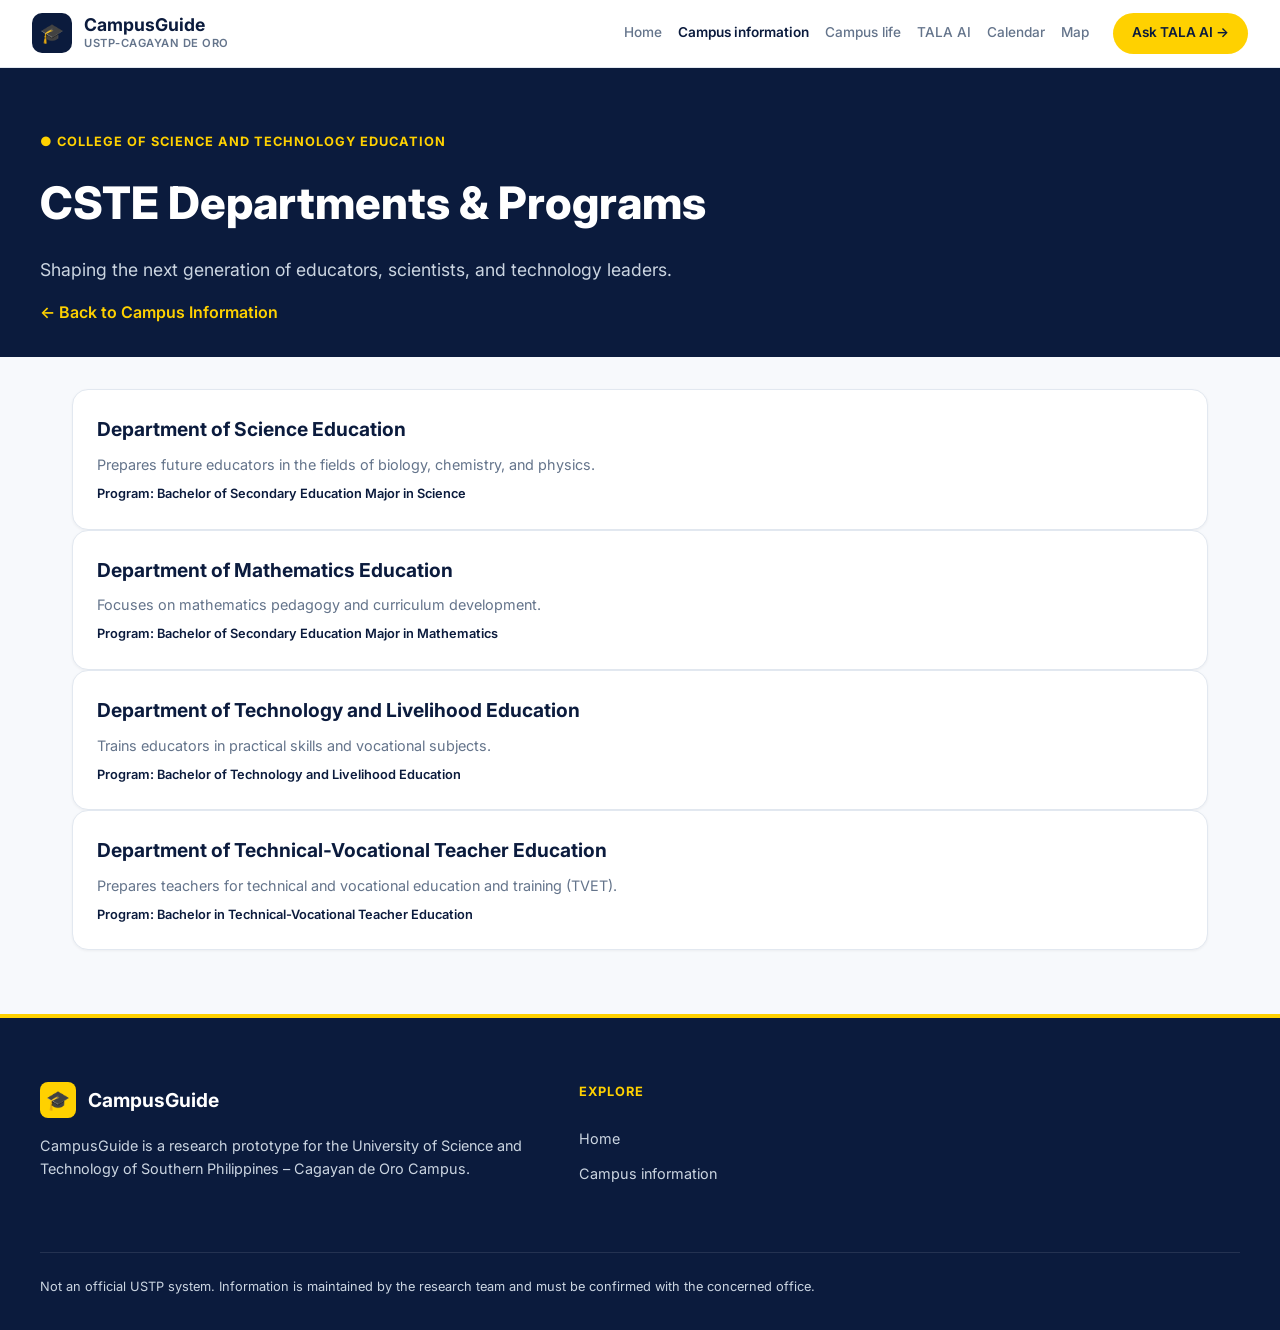
<file: campus.guide/index.html/cste.html>
<!DOCTYPE html>
<html lang="en">
<head>
  <meta charset="UTF-8">
  <meta name="viewport" content="width=device-width, initial-scale=1.0">
  <title>CSTE Departments | CampusGuide</title>
  <link rel="stylesheet" href="style.css">
</head>
<body>
  <header>
    <div class="nav-container">
      <a href="index.html" class="logo">
        <div class="logo-icon">🎓</div>
        <div class="logo-text"><h1>CampusGuide</h1><p>USTP-CAGAYAN DE ORO</p></div>
      </a>
      <div class="nav-right">
        <nav>
          <a href="index.html">Home</a>
          <a href="info.html" class="active">Campus information</a>
          <a href="campus-life.html">Campus life</a>
          <a href="tala.html">TALA AI</a>
          <a href="calendar.html">Calendar</a>
          <a href="map.html">Map</a>
        </nav>
        <div class="nav-actions"><a href="tala.html" class="btn-ask">Ask TALA AI →</a></div>
      </div>
    </div>
  </header>

  <section class="page-header" style="padding-bottom: 2rem;">
    <div class="page-header-content">
      <span class="hero-badge">● COLLEGE OF SCIENCE AND TECHNOLOGY EDUCATION</span>
      <h1>CSTE Departments & Programs</h1>
      <p>Shaping the next generation of educators, scientists, and technology leaders.</p>
      <a href="info.html" style="color: var(--yellow); font-weight: 600; text-decoration: none; display: inline-block; margin-top: 1rem;">← Back to Campus Information</a>
    </div>
  </section>

  <div class="container" style="margin-top: 2rem;">
    <div class="grid">
      <div class="card" style="padding: 1.5rem;">
        <h3 style="font-size: 1.2rem; color: var(--navy); margin-bottom: 0.5rem;">Department of Science Education</h3>
        <p style="font-size: 0.9rem; color: var(--text-muted); margin-bottom: 0.5rem;">Prepares future educators in the fields of biology, chemistry, and physics.</p>
        <p style="font-size: 0.8rem; color: var(--navy); font-weight: 600;">Program: Bachelor of Secondary Education Major in Science</p>
      </div>
      <div class="card" style="padding: 1.5rem;">
        <h3 style="font-size: 1.2rem; color: var(--navy); margin-bottom: 0.5rem;">Department of Mathematics Education</h3>
        <p style="font-size: 0.9rem; color: var(--text-muted); margin-bottom: 0.5rem;">Focuses on mathematics pedagogy and curriculum development.</p>
        <p style="font-size: 0.8rem; color: var(--navy); font-weight: 600;">Program: Bachelor of Secondary Education Major in Mathematics</p>
      </div>
      <div class="card" style="padding: 1.5rem;">
        <h3 style="font-size: 1.2rem; color: var(--navy); margin-bottom: 0.5rem;">Department of Technology and Livelihood Education</h3>
        <p style="font-size: 0.9rem; color: var(--text-muted); margin-bottom: 0.5rem;">Trains educators in practical skills and vocational subjects.</p>
        <p style="font-size: 0.8rem; color: var(--navy); font-weight: 600;">Program: Bachelor of Technology and Livelihood Education</p>
      </div>
      <div class="card" style="padding: 1.5rem;">
        <h3 style="font-size: 1.2rem; color: var(--navy); margin-bottom: 0.5rem;">Department of Technical-Vocational Teacher Education</h3>
        <p style="font-size: 0.9rem; color: var(--text-muted); margin-bottom: 0.5rem;">Prepares teachers for technical and vocational education and training (TVET).</p>
        <p style="font-size: 0.8rem; color: var(--navy); font-weight: 600;">Program: Bachelor in Technical-Vocational Teacher Education</p>
      </div>
    </div>
  </div>

  <footer>
    <div class="footer-grid">
      <div>
        <div class="footer-brand"><div class="footer-brand-icon">🎓</div><h3 class="footer-brand-title">CampusGuide</h3></div>
        <p class="footer-text">CampusGuide is a research prototype for the University of Science and Technology of Southern Philippines – Cagayan de Oro Campus.</p>
      </div>
      <div>
        <h4 class="footer-heading">EXPLORE</h4>
        <ul class="footer-links">
          <li><a href="index.html" class="footer-link">Home</a></li>
          <li><a href="info.html" class="footer-link">Campus information</a></li>
        </ul>
      </div>
    </div>
    <div class="footer-bottom">
      <p>Not an official USTP system. Information is maintained by the research team and must be confirmed with the concerned office.</p>
    </div>
  </footer>
</body>
</html>
</file>
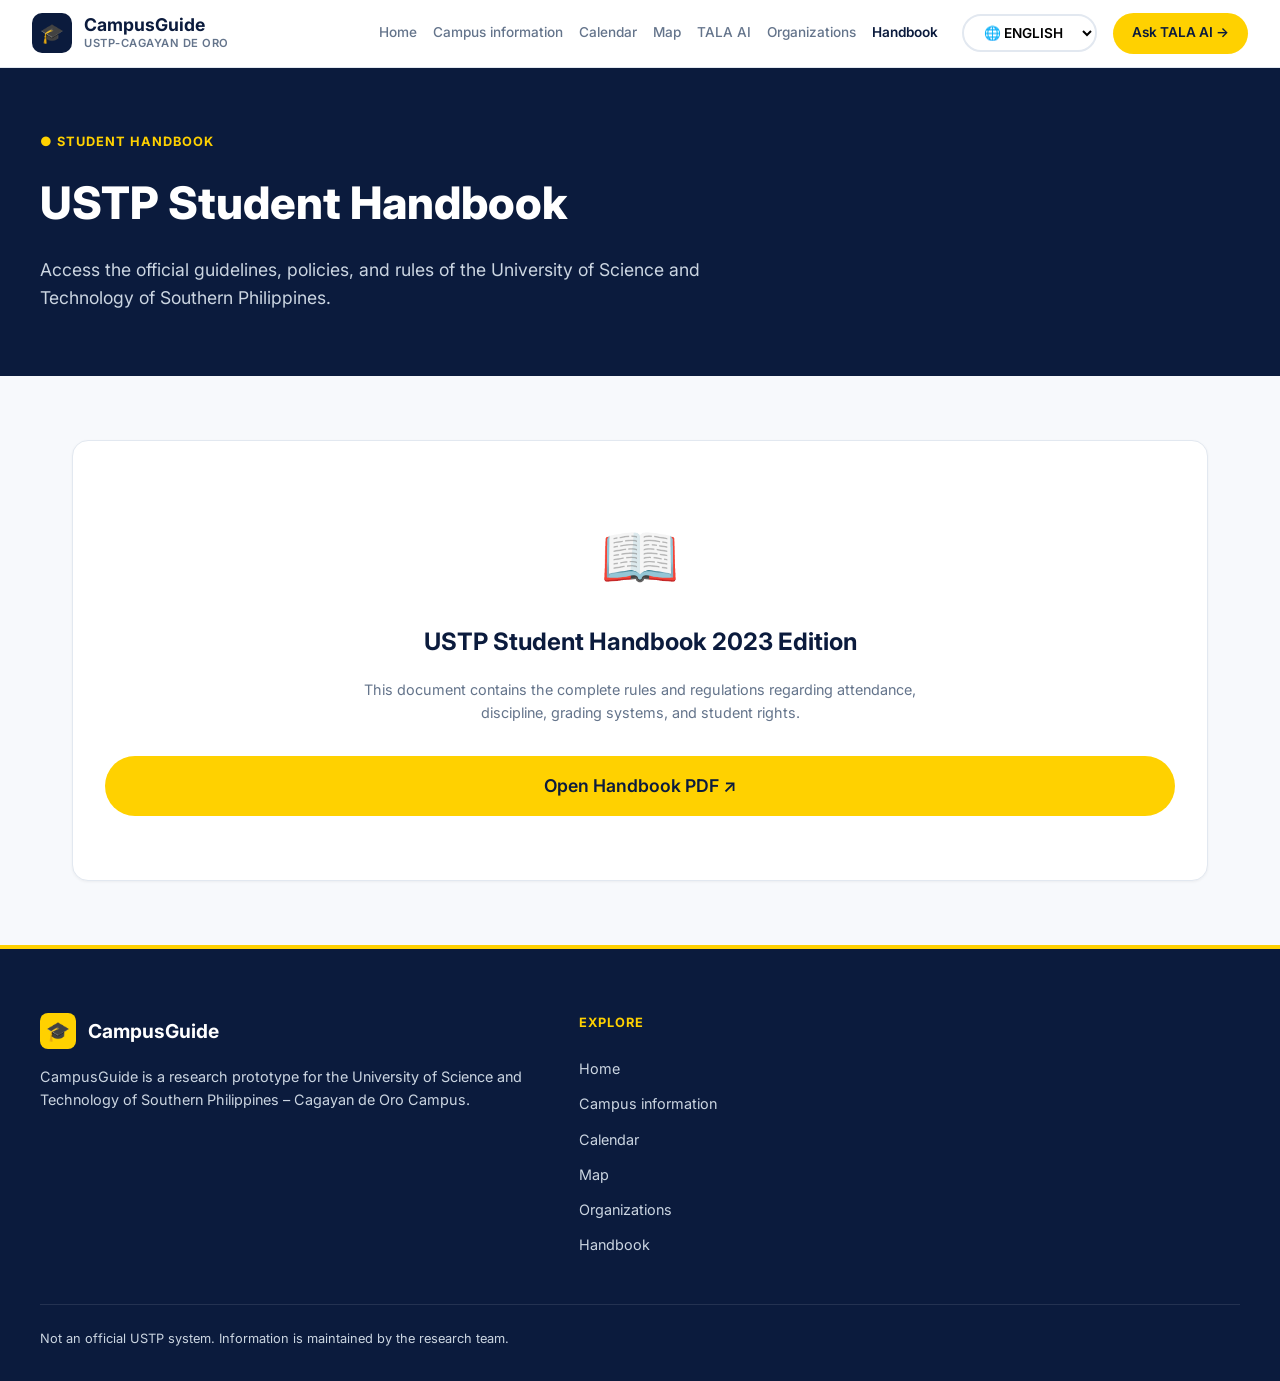
<file: campus.guide/index.html/handbook.html>
<!DOCTYPE html>
<html lang="en">
<head>
  <meta charset="UTF-8">
  <meta name="viewport" content="width=device-width, initial-scale=1.0">
  <title>Student Handbook | CampusGuide</title>
  <link rel="stylesheet" href="style.css">
</head>
<body>
  <header>
    <div class="nav-container">
      <a href="index.html" class="logo">
        <div class="logo-icon">🎓</div>
        <div class="logo-text"><h1>CampusGuide</h1><p>USTP-CAGAYAN DE ORO</p></div>
      </a>
      <div class="nav-right">
        <nav>
          <a href="index.html" data-translate="nav-home">Home</a>
          <a href="info.html" data-translate="nav-info">Campus information</a>
          <a href="calendar.html" data-translate="nav-calendar">Calendar</a>
          <a href="map.html" data-translate="nav-map">Map</a>
          <a href="tala.html" data-translate="nav-tala">TALA AI</a>
          <a href="orgs.html" data-translate="nav-orgs">Organizations</a>
          <a href="handbook.html" class="active" data-translate="nav-handbook">Handbook</a>
        </nav>
        <div class="nav-actions">
          <select class="lang-select" id="languageSelector">
            <option value="en">🌐 ENGLISH</option>
            <option value="fil">FILIPINO</option>
            <option value="ceb">CEBUANO</option>
          </select>
          <a href="tala.html" class="btn-ask" data-translate="btn-ask">Ask TALA AI →</a>
        </div>
      </div>
    </div>
  </header>

  <section class="page-header">
    <div class="page-header-content">
      <span class="hero-badge">● STUDENT HANDBOOK</span>
      <h1>USTP Student Handbook</h1>
      <p>Access the official guidelines, policies, and rules of the University of Science and Technology of Southern Philippines.</p>
    </div>
  </section>

  <div class="container" style="text-align: center;">
    <div class="card" style="padding: 4rem 2rem;">
      <div style="font-size: 4rem; margin-bottom: 1rem;">📖</div>
      <h2 style="color: var(--navy); margin-bottom: 1rem;">USTP Student Handbook 2023 Edition</h2>
      <p style="color: var(--text-muted); margin-bottom: 2rem; max-width: 600px; margin-left: auto; margin-right: auto;">This document contains the complete rules and regulations regarding attendance, discipline, grading systems, and student rights.</p>
      
      <!-- Replace the href below with the actual path to your PDF file if needed -->
     <a href="handbook.pdf" target="_blank" class="btn-ask" style="padding: 1rem 2rem; font-size: 1.1rem; display: inline-block;">
        Open Handbook PDF ↗</a>
    </div>
  </div>

  <footer>
    <div class="footer-grid">
      <div>
        <div class="footer-brand"><div class="footer-brand-icon">🎓</div><h3 class="footer-brand-title">CampusGuide</h3></div>
        <p class="footer-text">CampusGuide is a research prototype for the University of Science and Technology of Southern Philippines – Cagayan de Oro Campus.</p>
      </div>
      <div>
        <h4 class="footer-heading">EXPLORE</h4>
        <ul class="footer-links">
          <li><a href="index.html" class="footer-link" data-translate="nav-home">Home</a></li>
          <li><a href="info.html" class="footer-link" data-translate="nav-info">Campus information</a></li>
          <li><a href="calendar.html" class="footer-link" data-translate="nav-calendar">Calendar</a></li>
          <li><a href="map.html" class="footer-link" data-translate="nav-map">Map</a></li>
          <li><a href="orgs.html" class="footer-link" data-translate="nav-orgs">Organizations</a></li>
          <li><a href="handbook.html" class="footer-link" data-translate="nav-handbook">Handbook</a></li>
        </ul>
      </div>
    </div>
    <div class="footer-bottom">
      <p>Not an official USTP system. Information is maintained by the research team.</p>
    </div>
  </footer>
  <script src="translations.js"></script>
  <script src="animations.js"></script>
</body>
</html>
</file>
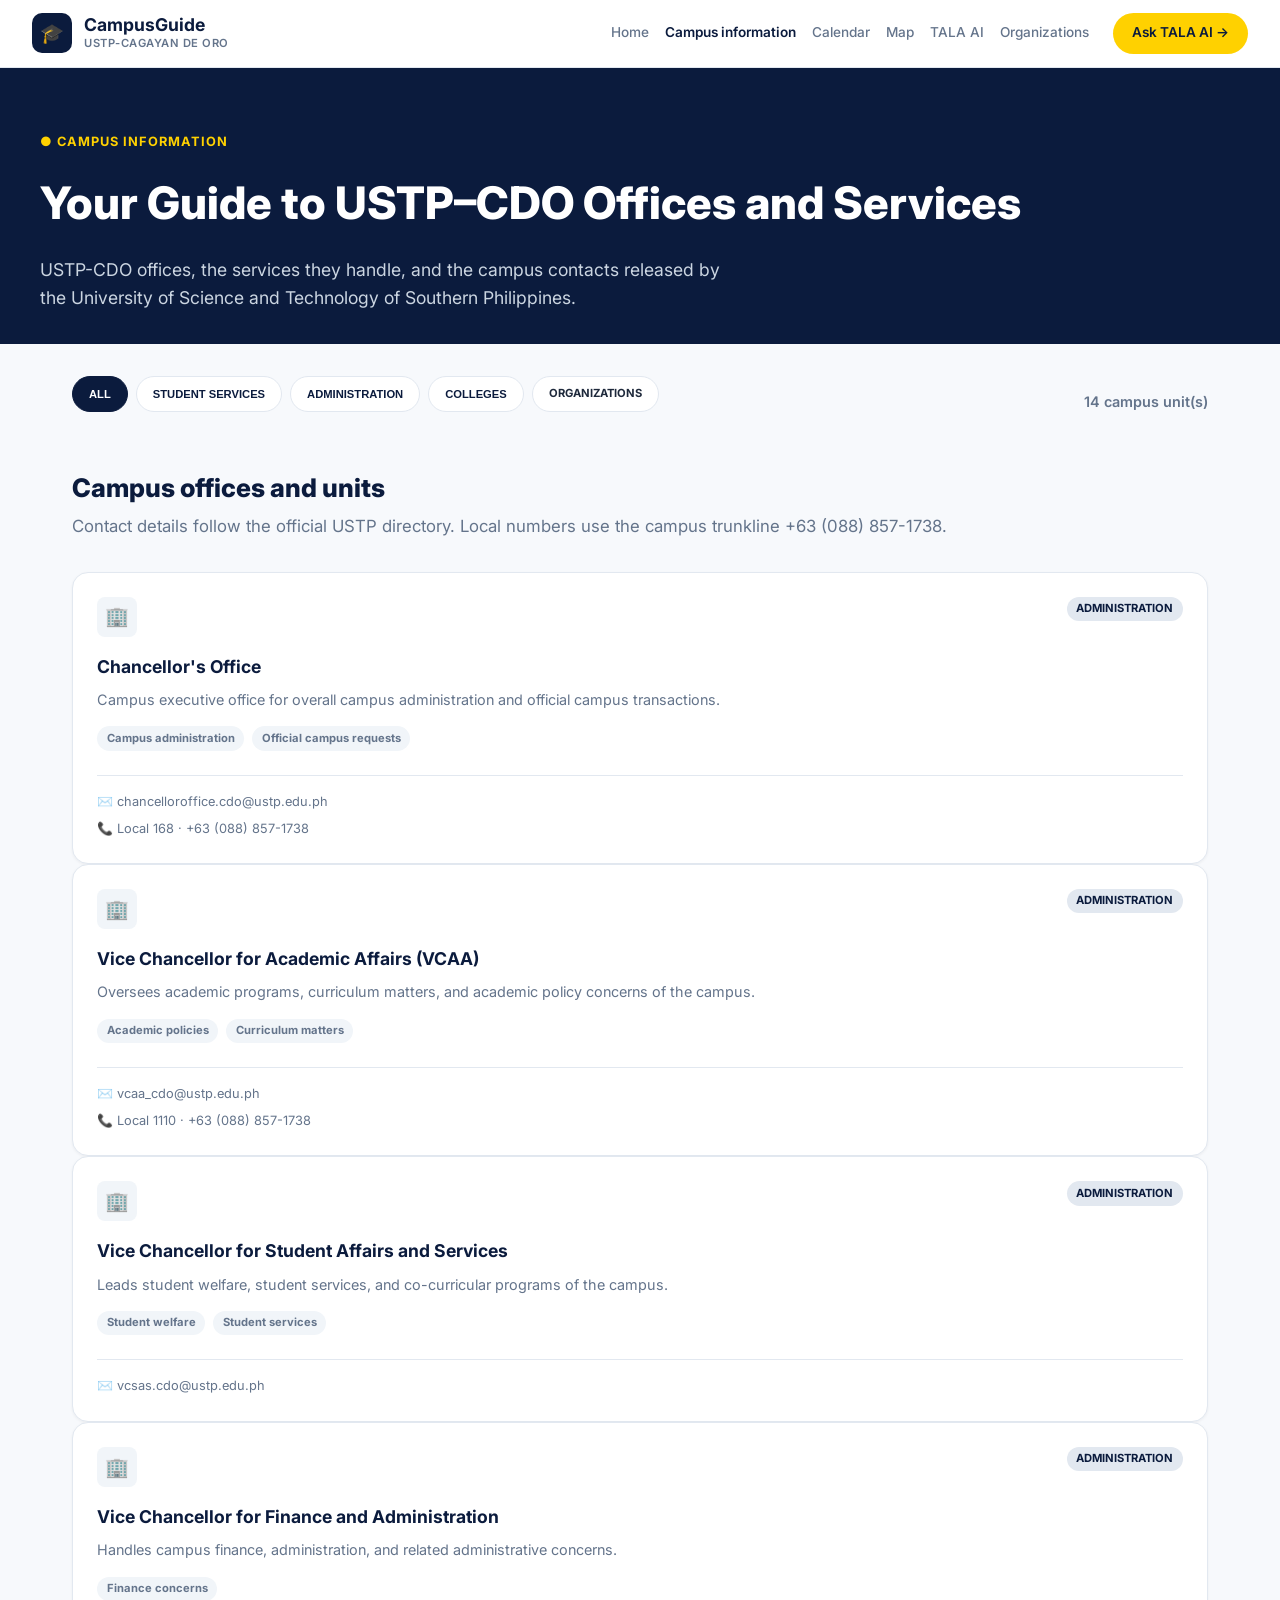
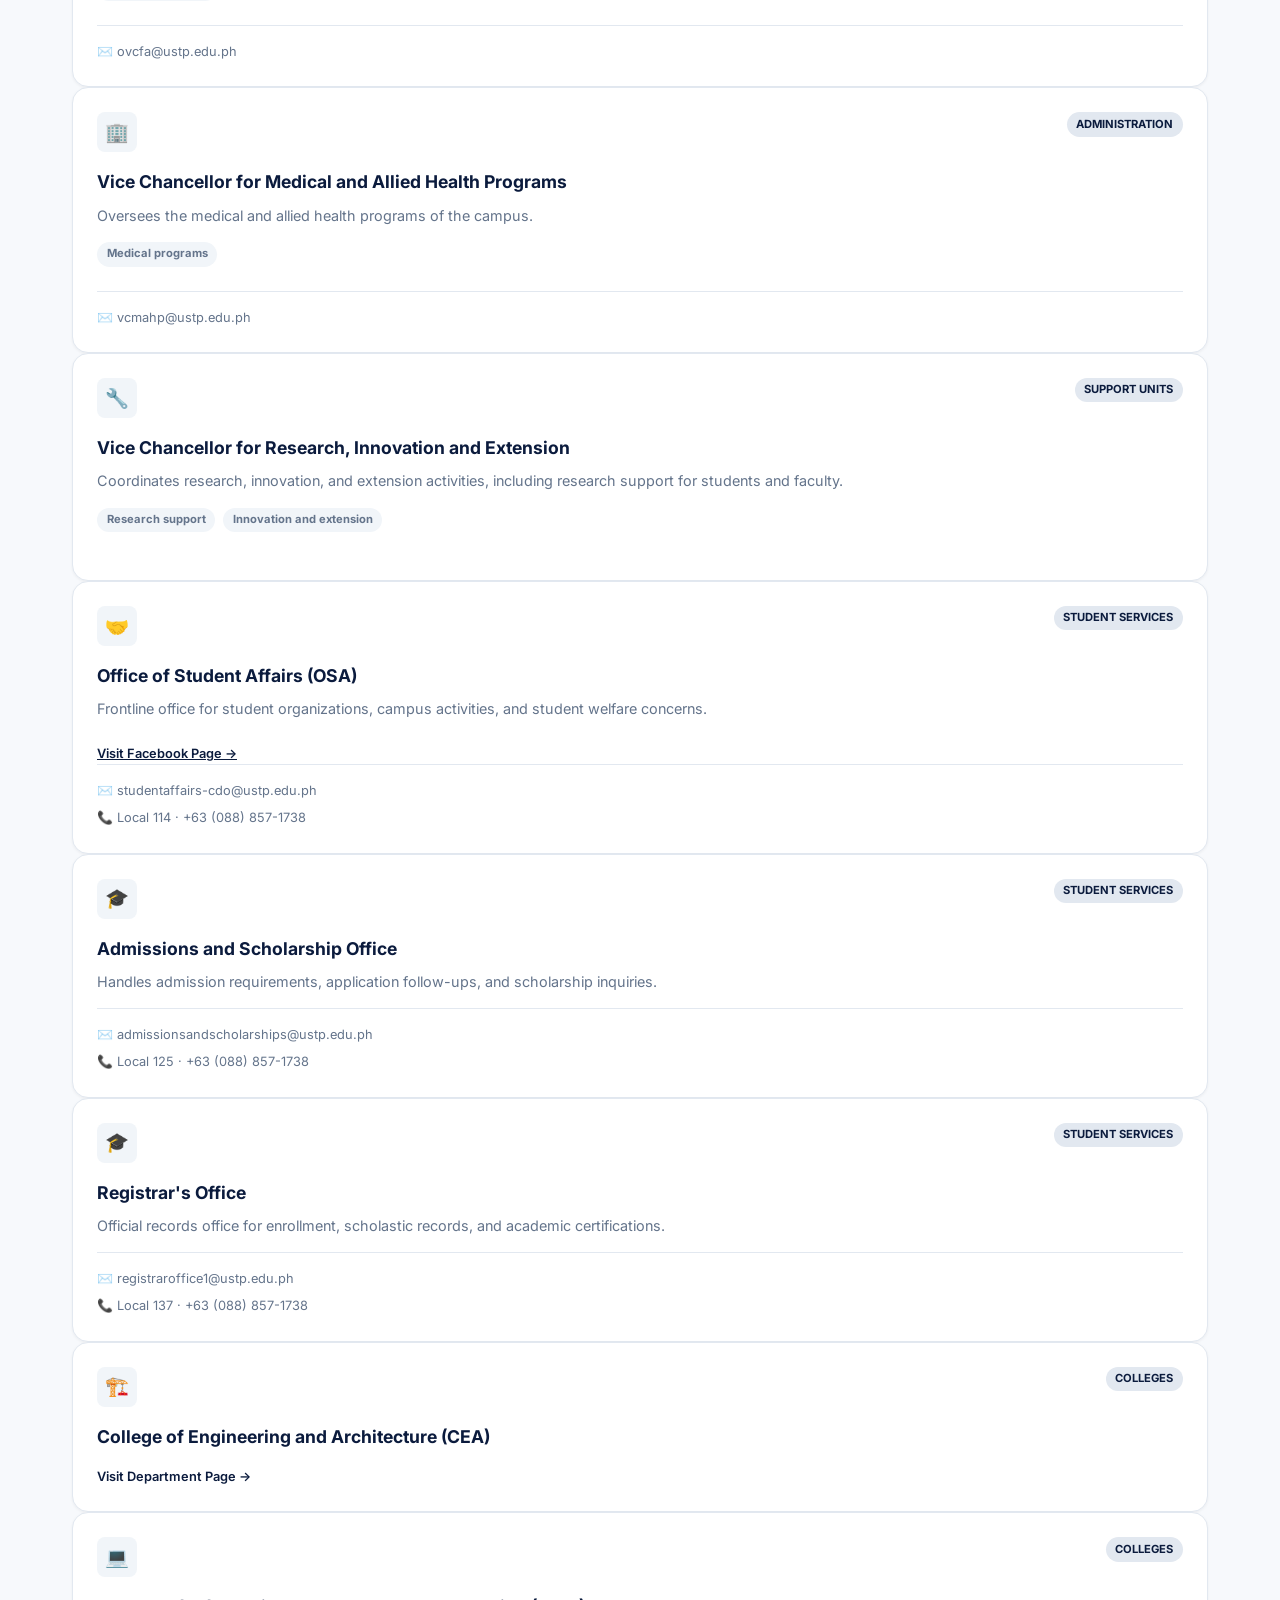
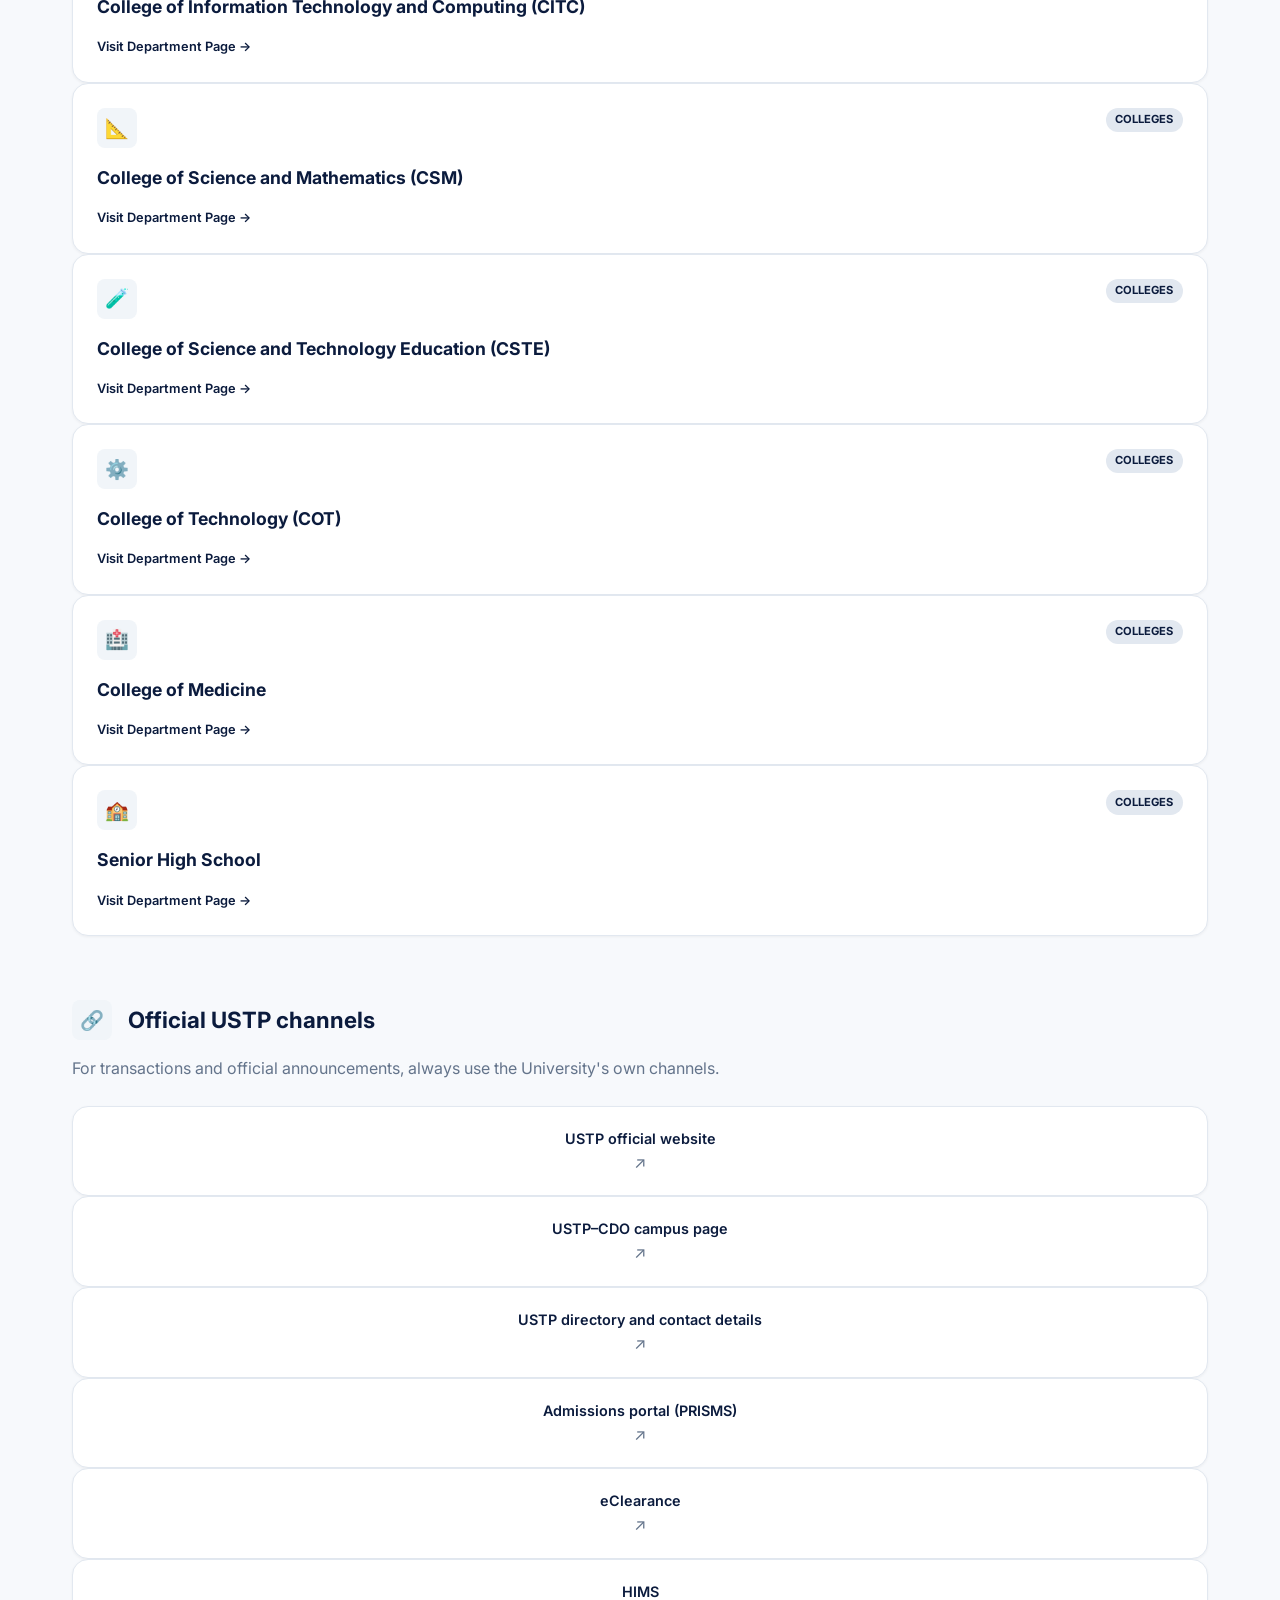
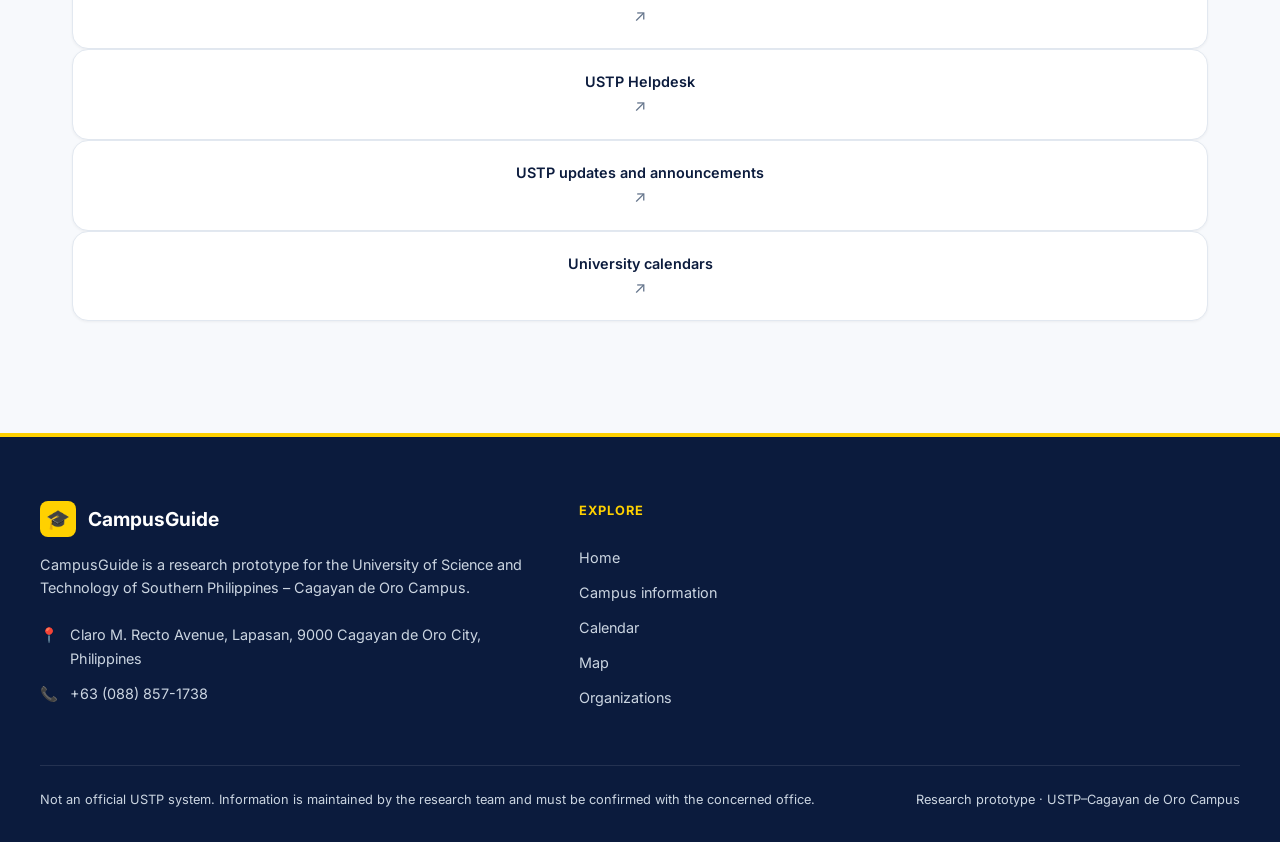
<file: campus.guide/index.html/info.html>
<!DOCTYPE html>
<html lang="en">
<head>
  <meta charset="UTF-8">
  <meta name="viewport" content="width=device-width, initial-scale=1.0">
  <title>Campus Information | CampusGuide</title>
  <link rel="stylesheet" href="style.css">
</head>
<body>

  <header>
    <div class="nav-container">
      <a href="index.html" class="logo">
        <div class="logo-icon">🎓</div>
        <div class="logo-text"><h1>CampusGuide</h1><p>USTP-CAGAYAN DE ORO</p></div>
      </a>
      <div class="nav-right">
        <nav>
          <a href="index.html">Home</a>
          <a href="info.html" class="active">Campus information</a>
          <a href="calendar.html">Calendar</a>
          <a href="map.html">Map</a>
          <a href="tala.html">TALA AI</a>
          <a href="orgs.html">Organizations</a>
        </nav>
        <div class="nav-actions"><a href="tala.html" class="btn-ask">Ask TALA AI →</a></div>
      </div>
    </div>
  </header>

  <section class="page-header" style="padding-bottom: 2rem;">
    <div class="page-header-content">
      <span class="hero-badge">● CAMPUS INFORMATION</span>
      <h1>Your Guide to USTP–CDO Offices and Services</h1>
      <p>USTP-CDO offices, the services they handle, and the campus contacts released by the University of Science and Technology of Southern Philippines.</p>
    </div>
  </section>

  <div class="container" style="margin-top: 2rem;">
    
    <div style="display: flex; justify-content: space-between; align-items: center; margin-bottom: 2.5rem; flex-wrap: wrap; gap: 1rem;">
      <div style="display: flex; gap: 0.5rem; flex-wrap: wrap;" id="filter-buttons">
        <button class="card-tag filter-btn" data-filter="all" style="background: var(--navy); color: var(--white); border: 1px solid var(--navy); padding: 0.5rem 1rem; cursor: pointer;">All</button>
        <button class="card-tag filter-btn" data-filter="student-services" style="background: var(--white); border: 1px solid var(--border); padding: 0.5rem 1rem; cursor: pointer;">Student services</button>
        <button class="card-tag filter-btn" data-filter="administration" style="background: var(--white); border: 1px solid var(--border); padding: 0.5rem 1rem; cursor: pointer;">Administration</button>
        <button class="card-tag filter-btn" data-filter="colleges" style="background: var(--white); border: 1px solid var(--border); padding: 0.5rem 1rem; cursor: pointer;">Colleges</button>
        <a href="orgs.html" class="card-tag" style="background: var(--white); border: 1px solid var(--border); padding: 0.5rem 1rem; cursor: pointer; text-decoration: none; color: var(--text-main); font-weight: 700;">Organizations</a>
      </div>
      <span style="color: var(--text-muted); font-size: 0.9rem; font-weight: 600;" id="unit-count">14 campus unit(s)</span>
    </div>

    <h2 class="section-title" style="font-size: 1.6rem; margin-bottom: 0.25rem;">Campus offices and units</h2>
    <p class="section-subtitle" style="margin-bottom: 2rem;">Contact details follow the official USTP directory. Local numbers use the campus trunkline +63 (088) 857-1738.</p>

    <div class="grid" id="cards-container">
      
      <!-- ADMINISTRATION -->
      <div class="card filter-item" data-category="administration" style="padding: 1.5rem; display: flex; flex-direction: column;">
        <div style="display: flex; justify-content: space-between; align-items: flex-start; margin-bottom: 1rem;">
          <div style="background: #F1F5F9; width: 40px; height: 40px; border-radius: 8px; display: flex; align-items: center; justify-content: center; font-size: 1.2rem;">🏢</div>
          <span class="card-tag" style="margin-bottom: 0;">Administration</span>
        </div>
        <h3 style="font-size: 1.1rem; margin-bottom: 0.5rem; color: var(--navy);">Chancellor's Office</h3>
        <p style="font-size: 0.9rem; color: var(--text-muted); line-height: 1.5; margin-bottom: 1rem;">Campus executive office for overall campus administration and official campus transactions.</p>
        <div style="display: flex; flex-wrap: wrap; gap: 0.5rem; margin-bottom: 1.5rem;">
          <span class="card-tag" style="background: #F1F5F9; color: var(--text-muted); font-size: 0.7rem; margin: 0; text-transform: none;">Campus administration</span>
          <span class="card-tag" style="background: #F1F5F9; color: var(--text-muted); font-size: 0.7rem; margin: 0; text-transform: none;">Official campus requests</span>
        </div>
        <div style="margin-top: auto; border-top: 1px solid var(--border); padding-top: 1rem; font-size: 0.8rem; color: var(--text-muted); display: flex; flex-direction: column; gap: 0.4rem;">
          <div style="display: flex; align-items: center; gap: 0.5rem;">✉️ chancelloroffice.cdo@ustp.edu.ph</div>
          <div style="display: flex; align-items: center; gap: 0.5rem;">📞 Local 168 · +63 (088) 857-1738</div>
        </div>
      </div>

      <div class="card filter-item" data-category="administration" style="padding: 1.5rem; display: flex; flex-direction: column;">
        <div style="display: flex; justify-content: space-between; align-items: flex-start; margin-bottom: 1rem;">
          <div style="background: #F1F5F9; width: 40px; height: 40px; border-radius: 8px; display: flex; align-items: center; justify-content: center; font-size: 1.2rem;">🏢</div>
          <span class="card-tag" style="margin-bottom: 0;">Administration</span>
        </div>
        <h3 style="font-size: 1.1rem; margin-bottom: 0.5rem; color: var(--navy);">Vice Chancellor for Academic Affairs (VCAA)</h3>
        <p style="font-size: 0.9rem; color: var(--text-muted); line-height: 1.5; margin-bottom: 1rem;">Oversees academic programs, curriculum matters, and academic policy concerns of the campus.</p>
        <div style="display: flex; flex-wrap: wrap; gap: 0.5rem; margin-bottom: 1.5rem;">
          <span class="card-tag" style="background: #F1F5F9; color: var(--text-muted); font-size: 0.7rem; margin: 0; text-transform: none;">Academic policies</span>
          <span class="card-tag" style="background: #F1F5F9; color: var(--text-muted); font-size: 0.7rem; margin: 0; text-transform: none;">Curriculum matters</span>
        </div>
        <div style="margin-top: auto; border-top: 1px solid var(--border); padding-top: 1rem; font-size: 0.8rem; color: var(--text-muted); display: flex; flex-direction: column; gap: 0.4rem;">
          <div style="display: flex; align-items: center; gap: 0.5rem;">✉️ vcaa_cdo@ustp.edu.ph</div>
          <div style="display: flex; align-items: center; gap: 0.5rem;">📞 Local 1110 · +63 (088) 857-1738</div>
        </div>
      </div>

      <div class="card filter-item" data-category="administration" style="padding: 1.5rem; display: flex; flex-direction: column;">
        <div style="display: flex; justify-content: space-between; align-items: flex-start; margin-bottom: 1rem;">
          <div style="background: #F1F5F9; width: 40px; height: 40px; border-radius: 8px; display: flex; align-items: center; justify-content: center; font-size: 1.2rem;">🏢</div>
          <span class="card-tag" style="margin-bottom: 0;">Administration</span>
        </div>
        <h3 style="font-size: 1.1rem; margin-bottom: 0.5rem; color: var(--navy);">Vice Chancellor for Student Affairs and Services</h3>
        <p style="font-size: 0.9rem; color: var(--text-muted); line-height: 1.5; margin-bottom: 1rem;">Leads student welfare, student services, and co-curricular programs of the campus.</p>
        <div style="display: flex; flex-wrap: wrap; gap: 0.5rem; margin-bottom: 1.5rem;">
          <span class="card-tag" style="background: #F1F5F9; color: var(--text-muted); font-size: 0.7rem; margin: 0; text-transform: none;">Student welfare</span>
          <span class="card-tag" style="background: #F1F5F9; color: var(--text-muted); font-size: 0.7rem; margin: 0; text-transform: none;">Student services</span>
        </div>
        <div style="margin-top: auto; border-top: 1px solid var(--border); padding-top: 1rem; font-size: 0.8rem; color: var(--text-muted); display: flex; flex-direction: column; gap: 0.4rem;">
          <div style="display: flex; align-items: center; gap: 0.5rem;">✉️ vcsas.cdo@ustp.edu.ph</div>
        </div>
      </div>

      <div class="card filter-item" data-category="administration" style="padding: 1.5rem; display: flex; flex-direction: column;">
        <div style="display: flex; justify-content: space-between; align-items: flex-start; margin-bottom: 1rem;">
          <div style="background: #F1F5F9; width: 40px; height: 40px; border-radius: 8px; display: flex; align-items: center; justify-content: center; font-size: 1.2rem;">🏢</div>
          <span class="card-tag" style="margin-bottom: 0;">Administration</span>
        </div>
        <h3 style="font-size: 1.1rem; margin-bottom: 0.5rem; color: var(--navy);">Vice Chancellor for Finance and Administration</h3>
        <p style="font-size: 0.9rem; color: var(--text-muted); line-height: 1.5; margin-bottom: 1rem;">Handles campus finance, administration, and related administrative concerns.</p>
        <div style="display: flex; flex-wrap: wrap; gap: 0.5rem; margin-bottom: 1.5rem;">
          <span class="card-tag" style="background: #F1F5F9; color: var(--text-muted); font-size: 0.7rem; margin: 0; text-transform: none;">Finance concerns</span>
        </div>
        <div style="margin-top: auto; border-top: 1px solid var(--border); padding-top: 1rem; font-size: 0.8rem; color: var(--text-muted); display: flex; flex-direction: column; gap: 0.4rem;">
          <div style="display: flex; align-items: center; gap: 0.5rem;">✉️ ovcfa@ustp.edu.ph</div>
        </div>
      </div>

      <div class="card filter-item" data-category="administration" style="padding: 1.5rem; display: flex; flex-direction: column;">
        <div style="display: flex; justify-content: space-between; align-items: flex-start; margin-bottom: 1rem;">
          <div style="background: #F1F5F9; width: 40px; height: 40px; border-radius: 8px; display: flex; align-items: center; justify-content: center; font-size: 1.2rem;">🏢</div>
          <span class="card-tag" style="margin-bottom: 0;">Administration</span>
        </div>
        <h3 style="font-size: 1.1rem; margin-bottom: 0.5rem; color: var(--navy);">Vice Chancellor for Medical and Allied Health Programs</h3>
        <p style="font-size: 0.9rem; color: var(--text-muted); line-height: 1.5; margin-bottom: 1rem;">Oversees the medical and allied health programs of the campus.</p>
        <div style="display: flex; flex-wrap: wrap; gap: 0.5rem; margin-bottom: 1.5rem;">
          <span class="card-tag" style="background: #F1F5F9; color: var(--text-muted); font-size: 0.7rem; margin: 0; text-transform: none;">Medical programs</span>
        </div>
        <div style="margin-top: auto; border-top: 1px solid var(--border); padding-top: 1rem; font-size: 0.8rem; color: var(--text-muted); display: flex; flex-direction: column; gap: 0.4rem;">
          <div style="display: flex; align-items: center; gap: 0.5rem;">✉️ vcmahp@ustp.edu.ph</div>
        </div>
      </div>

      <!-- SUPPORT UNITS -->
      <div class="card filter-item" data-category="administration" style="padding: 1.5rem; display: flex; flex-direction: column;">
        <div style="display: flex; justify-content: space-between; align-items: flex-start; margin-bottom: 1rem;">
          <div style="background: #F1F5F9; width: 40px; height: 40px; border-radius: 8px; display: flex; align-items: center; justify-content: center; font-size: 1.2rem;">🔧</div>
          <span class="card-tag" style="margin-bottom: 0;">Support units</span>
        </div>
        <h3 style="font-size: 1.1rem; margin-bottom: 0.5rem; color: var(--navy);">Vice Chancellor for Research, Innovation and Extension</h3>
        <p style="font-size: 0.9rem; color: var(--text-muted); line-height: 1.5; margin-bottom: 1rem;">Coordinates research, innovation, and extension activities, including research support for students and faculty.</p>
        <div style="display: flex; flex-wrap: wrap; gap: 0.5rem; margin-bottom: 1.5rem;">
          <span class="card-tag" style="background: #F1F5F9; color: var(--text-muted); font-size: 0.7rem; margin: 0; text-transform: none;">Research support</span>
          <span class="card-tag" style="background: #F1F5F9; color: var(--text-muted); font-size: 0.7rem; margin: 0; text-transform: none;">Innovation and extension</span>
        </div>
      </div>

      <!-- STUDENT SERVICES -->
      <div class="card filter-item" data-category="student-services" style="padding: 1.5rem; display: flex; flex-direction: column;">
        <div style="display: flex; justify-content: space-between; align-items: flex-start; margin-bottom: 1rem;">
          <div style="background: #F1F5F9; width: 40px; height: 40px; border-radius: 8px; display: flex; align-items: center; justify-content: center; font-size: 1.2rem;">🤝</div>
          <span class="card-tag" style="margin-bottom: 0;">Student services</span>
        </div>
        <h3 style="font-size: 1.1rem; margin-bottom: 0.5rem; color: var(--navy);">Office of Student Affairs (OSA)</h3>
        <p style="font-size: 0.9rem; color: var(--text-muted); line-height: 1.5; margin-bottom: 1rem;">Frontline office for student organizations, campus activities, and student welfare concerns.</p>
        <p style="font-size: 0.8rem; margin-top: 0.5rem;"><a href="https://www.facebook.com/ustposacdo" target="_blank" style="color: var(--navy); font-weight: 600;">Visit Facebook Page →</a></p>
        <div style="margin-top: auto; border-top: 1px solid var(--border); padding-top: 1rem; font-size: 0.8rem; color: var(--text-muted); display: flex; flex-direction: column; gap: 0.4rem;">
          <div style="display: flex; align-items: center; gap: 0.5rem;">✉️ studentaffairs-cdo@ustp.edu.ph</div>
          <div style="display: flex; align-items: center; gap: 0.5rem;">📞 Local 114 · +63 (088) 857-1738</div>
        </div>
      </div>

      <div class="card filter-item" data-category="student-services" style="padding: 1.5rem; display: flex; flex-direction: column;">
        <div style="display: flex; justify-content: space-between; align-items: flex-start; margin-bottom: 1rem;">
          <div style="background: #F1F5F9; width: 40px; height: 40px; border-radius: 8px; display: flex; align-items: center; justify-content: center; font-size: 1.2rem;">🎓</div>
          <span class="card-tag" style="margin-bottom: 0;">Student services</span>
        </div>
        <h3 style="font-size: 1.1rem; margin-bottom: 0.5rem; color: var(--navy);">Admissions and Scholarship Office</h3>
        <p style="font-size: 0.9rem; color: var(--text-muted); line-height: 1.5; margin-bottom: 1rem;">Handles admission requirements, application follow-ups, and scholarship inquiries.</p>
        <div style="margin-top: auto; border-top: 1px solid var(--border); padding-top: 1rem; font-size: 0.8rem; color: var(--text-muted); display: flex; flex-direction: column; gap: 0.4rem;">
          <div style="display: flex; align-items: center; gap: 0.5rem;">✉️ admissionsandscholarships@ustp.edu.ph</div>
          <div style="display: flex; align-items: center; gap: 0.5rem;">📞 Local 125 · +63 (088) 857-1738</div>
        </div>
      </div>

      <div class="card filter-item" data-category="student-services" style="padding: 1.5rem; display: flex; flex-direction: column;">
        <div style="display: flex; justify-content: space-between; align-items: flex-start; margin-bottom: 1rem;">
          <div style="background: #F1F5F9; width: 40px; height: 40px; border-radius: 8px; display: flex; align-items: center; justify-content: center; font-size: 1.2rem;">🎓</div>
          <span class="card-tag" style="margin-bottom: 0;">Student services</span>
        </div>
        <h3 style="font-size: 1.1rem; margin-bottom: 0.5rem; color: var(--navy);">Registrar's Office</h3>
        <p style="font-size: 0.9rem; color: var(--text-muted); line-height: 1.5; margin-bottom: 1rem;">Official records office for enrollment, scholastic records, and academic certifications.</p>
        <div style="margin-top: auto; border-top: 1px solid var(--border); padding-top: 1rem; font-size: 0.8rem; color: var(--text-muted); display: flex; flex-direction: column; gap: 0.4rem;">
          <div style="display: flex; align-items: center; gap: 0.5rem;">✉️ registraroffice1@ustp.edu.ph</div>
          <div style="display: flex; align-items: center; gap: 0.5rem;">📞 Local 137 · +63 (088) 857-1738</div>
        </div>
      </div>

      <!-- COLLEGES -->
      <a href="cea.html" class="card filter-item" data-category="colleges" style="padding: 1.5rem; display: flex; flex-direction: column; text-decoration: none;">
        <div style="display: flex; justify-content: space-between; align-items: flex-start; margin-bottom: 1rem;">
          <div style="background: #F1F5F9; width: 40px; height: 40px; border-radius: 8px; display: flex; align-items: center; justify-content: center; font-size: 1.2rem;">🏗️</div>
          <span class="card-tag" style="margin-bottom: 0;">Colleges</span>
        </div>
        <h3 style="font-size: 1.1rem; margin-bottom: 0.5rem; color: var(--navy);">College of Engineering and Architecture (CEA)</h3>
        <p style="font-size: 0.8rem; margin-top: 0.5rem; color: var(--navy); font-weight: 600;">Visit Department Page →</p>
      </a>

      <a href="citc.html" class="card filter-item" data-category="colleges" style="padding: 1.5rem; display: flex; flex-direction: column; text-decoration: none;">
        <div style="display: flex; justify-content: space-between; align-items: flex-start; margin-bottom: 1rem;">
          <div style="background: #F1F5F9; width: 40px; height: 40px; border-radius: 8px; display: flex; align-items: center; justify-content: center; font-size: 1.2rem;">💻</div>
          <span class="card-tag" style="margin-bottom: 0;">Colleges</span>
        </div>
        <h3 style="font-size: 1.1rem; margin-bottom: 0.5rem; color: var(--navy);">College of Information Technology and Computing (CITC)</h3>
        <p style="font-size: 0.8rem; margin-top: 0.5rem; color: var(--navy); font-weight: 600;">Visit Department Page →</p>
      </a>

      <a href="csm.html" class="card filter-item" data-category="colleges" style="padding: 1.5rem; display: flex; flex-direction: column; text-decoration: none;">
        <div style="display: flex; justify-content: space-between; align-items: flex-start; margin-bottom: 1rem;">
          <div style="background: #F1F5F9; width: 40px; height: 40px; border-radius: 8px; display: flex; align-items: center; justify-content: center; font-size: 1.2rem;">📐</div>
          <span class="card-tag" style="margin-bottom: 0;">Colleges</span>
        </div>
        <h3 style="font-size: 1.1rem; margin-bottom: 0.5rem; color: var(--navy);">College of Science and Mathematics (CSM)</h3>
        <p style="font-size: 0.8rem; margin-top: 0.5rem; color: var(--navy); font-weight: 600;">Visit Department Page →</p>
      </a>

      <a href="cste.html" class="card filter-item" data-category="colleges" style="padding: 1.5rem; display: flex; flex-direction: column; text-decoration: none;">
        <div style="display: flex; justify-content: space-between; align-items: flex-start; margin-bottom: 1rem;">
          <div style="background: #F1F5F9; width: 40px; height: 40px; border-radius: 8px; display: flex; align-items: center; justify-content: center; font-size: 1.2rem;">🧪</div>
          <span class="card-tag" style="margin-bottom: 0;">Colleges</span>
        </div>
        <h3 style="font-size: 1.1rem; margin-bottom: 0.5rem; color: var(--navy);">College of Science and Technology Education (CSTE)</h3>
        <p style="font-size: 0.8rem; margin-top: 0.5rem; color: var(--navy); font-weight: 600;">Visit Department Page →</p>
      </a>

      <a href="cot.html" class="card filter-item" data-category="colleges" style="padding: 1.5rem; display: flex; flex-direction: column; text-decoration: none;">
        <div style="display: flex; justify-content: space-between; align-items: flex-start; margin-bottom: 1rem;">
          <div style="background: #F1F5F9; width: 40px; height: 40px; border-radius: 8px; display: flex; align-items: center; justify-content: center; font-size: 1.2rem;">⚙️</div>
          <span class="card-tag" style="margin-bottom: 0;">Colleges</span>
        </div>
        <h3 style="font-size: 1.1rem; margin-bottom: 0.5rem; color: var(--navy);">College of Technology (COT)</h3>
        <p style="font-size: 0.8rem; margin-top: 0.5rem; color: var(--navy); font-weight: 600;">Visit Department Page →</p>
      </a>

      <a href="medicine.html" class="card filter-item" data-category="colleges" style="padding: 1.5rem; display: flex; flex-direction: column; text-decoration: none;">
        <div style="display: flex; justify-content: space-between; align-items: flex-start; margin-bottom: 1rem;">
          <div style="background: #F1F5F9; width: 40px; height: 40px; border-radius: 8px; display: flex; align-items: center; justify-content: center; font-size: 1.2rem;">🏥</div>
          <span class="card-tag" style="margin-bottom: 0;">Colleges</span>
        </div>
        <h3 style="font-size: 1.1rem; margin-bottom: 0.5rem; color: var(--navy);">College of Medicine</h3>
        <p style="font-size: 0.8rem; margin-top: 0.5rem; color: var(--navy); font-weight: 600;">Visit Department Page →</p>
      </a>

      <a href="shs.html" class="card filter-item" data-category="colleges" style="padding: 1.5rem; display: flex; flex-direction: column; text-decoration: none;">
        <div style="display: flex; justify-content: space-between; align-items: flex-start; margin-bottom: 1rem;">
          <div style="background: #F1F5F9; width: 40px; height: 40px; border-radius: 8px; display: flex; align-items: center; justify-content: center; font-size: 1.2rem;">🏫</div>
          <span class="card-tag" style="margin-bottom: 0;">Colleges</span>
        </div>
        <h3 style="font-size: 1.1rem; margin-bottom: 0.5rem; color: var(--navy);">Senior High School</h3>
        <p style="font-size: 0.8rem; margin-top: 0.5rem; color: var(--navy); font-weight: 600;">Visit Department Page →</p>
      </a>

    </div>

    <!-- OFFICIAL USTP CHANNELS -->
    <div style="margin-bottom: 3rem; margin-top: 4rem;">
      <div style="display: flex; align-items: center; gap: 1rem; margin-bottom: 1rem;">
        <div style="background: #F1F5F9; width: 40px; height: 40px; border-radius: 8px; display: flex; align-items: center; justify-content: center; font-size: 1.2rem; color: var(--navy);">🔗</div>
        <h3 style="font-size: 1.4rem; color: var(--navy); margin: 0;">Official USTP channels</h3>
      </div>
      <p style="color: var(--text-muted); margin-bottom: 1.5rem;">For transactions and official announcements, always use the University's own channels.</p>
      <div class="grid" style="grid-template-columns: repeat(auto-fill, minmax(280px, 1fr)); gap: 1rem;">
        <a href="https://www.ustp.edu.ph" target="_blank" class="card" style="display: flex; justify-content: space-between; align-items: center; text-decoration: none; padding: 1.25rem;"><span style="font-weight: 600; color: var(--navy); font-size: 0.9rem;">USTP official website</span><span style="color: var(--text-muted);">↗</span></a>
        <a href="https://www.facebook.com/USTPcagayan" target="_blank" class="card" style="display: flex; justify-content: space-between; align-items: center; text-decoration: none; padding: 1.25rem;"><span style="font-weight: 600; color: var(--navy); font-size: 0.9rem;">USTP–CDO campus page</span><span style="color: var(--text-muted);">↗</span></a>
        <a href="https://www.ustp.edu.ph/administration-directory/ustp-officials/" target="_blank" class="card" style="display: flex; justify-content: space-between; align-items: center; text-decoration: none; padding: 1.25rem;"><span style="font-weight: 600; color: var(--navy); font-size: 0.9rem;">USTP directory and contact details</span><span style="color: var(--text-muted);">↗</span></a>
        <a href="https://prisms.ustp.edu.ph/padmission" target="_blank" class="card" style="display: flex; justify-content: space-between; align-items: center; text-decoration: none; padding: 1.25rem;"><span style="font-weight: 600; color: var(--navy); font-size: 0.9rem;">Admissions portal (PRISMS)</span><span style="color: var(--text-muted);">↗</span></a>
        <a href="https://clearance.ustp.edu.ph" target="_blank" class="card" style="display: flex; justify-content: space-between; align-items: center; text-decoration: none; padding: 1.25rem;"><span style="font-weight: 600; color: var(--navy); font-size: 0.9rem;">eClearance</span><span style="color: var(--text-muted);">↗</span></a>
        <a href="https://hims.ustp.edu.ph" target="_blank" class="card" style="display: flex; justify-content: space-between; align-items: center; text-decoration: none; padding: 1.25rem;"><span style="font-weight: 600; color: var(--navy); font-size: 0.9rem;">HIMS</span><span style="color: var(--text-muted);">↗</span></a>
        <a href="https://helpdesk.ustp.edu.ph" target="_blank" class="card" style="display: flex; justify-content: space-between; align-items: center; text-decoration: none; padding: 1.25rem;"><span style="font-weight: 600; color: var(--navy); font-size: 0.9rem;">USTP Helpdesk</span><span style="color: var(--text-muted);">↗</span></a>
        <a href="https://www.ustp.edu.ph/category/cdo/" target="_blank" class="card" style="display: flex; justify-content: space-between; align-items: center; text-decoration: none; padding: 1.25rem;"><span style="font-weight: 600; color: var(--navy); font-size: 0.9rem;">USTP updates and announcements</span><span style="color: var(--text-muted);">↗</span></a>
        <a href="https://www.ustp.edu.ph/cdeo/citc/2/" target="_blank" class="card" style="display: flex; justify-content: space-between; align-items: center; text-decoration: none; padding: 1.25rem;"><span style="font-weight: 600; color: var(--navy); font-size: 0.9rem;">University calendars</span><span style="color: var(--text-muted);">↗</span></a>
      </div>
    </div>
  </div>

  <footer>
    <div class="footer-grid">
      <div>
        <div class="footer-brand"><div class="footer-brand-icon">🎓</div><h3 class="footer-brand-title">CampusGuide</h3></div>
        <p class="footer-text">CampusGuide is a research prototype for the University of Science and Technology of Southern Philippines – Cagayan de Oro Campus.</p>
        <div class="footer-contact"><span class="footer-contact-icon">📍</span><span>Claro M. Recto Avenue, Lapasan, 9000 Cagayan de Oro City, Philippines</span></div>
        <div class="footer-contact"><span class="footer-contact-icon">📞</span><span>+63 (088) 857-1738</span></div>
      </div>
      <div>
        <h4 class="footer-heading">EXPLORE</h4>
        <ul class="footer-links">
          <li><a href="index.html" class="footer-link">Home</a></li>
          <li><a href="info.html" class="footer-link">Campus information</a></li>
          <li><a href="calendar.html" class="footer-link">Calendar</a></li>
          <li><a href="map.html" class="footer-link">Map</a></li>
          <li><a href="orgs.html" class="footer-link">Organizations</a></li>
        </ul>
      </div>
    </div>
    <div class="footer-bottom">
      <p>Not an official USTP system. Information is maintained by the research team and must be confirmed with the concerned office.</p>
      <p class="footer-note">Research prototype · USTP–Cagayan de Oro Campus</p>
    </div>
  </footer>

  <script src="info.js"></script>
  <script src="animations.js"></script>
</body>
</html>
</file>
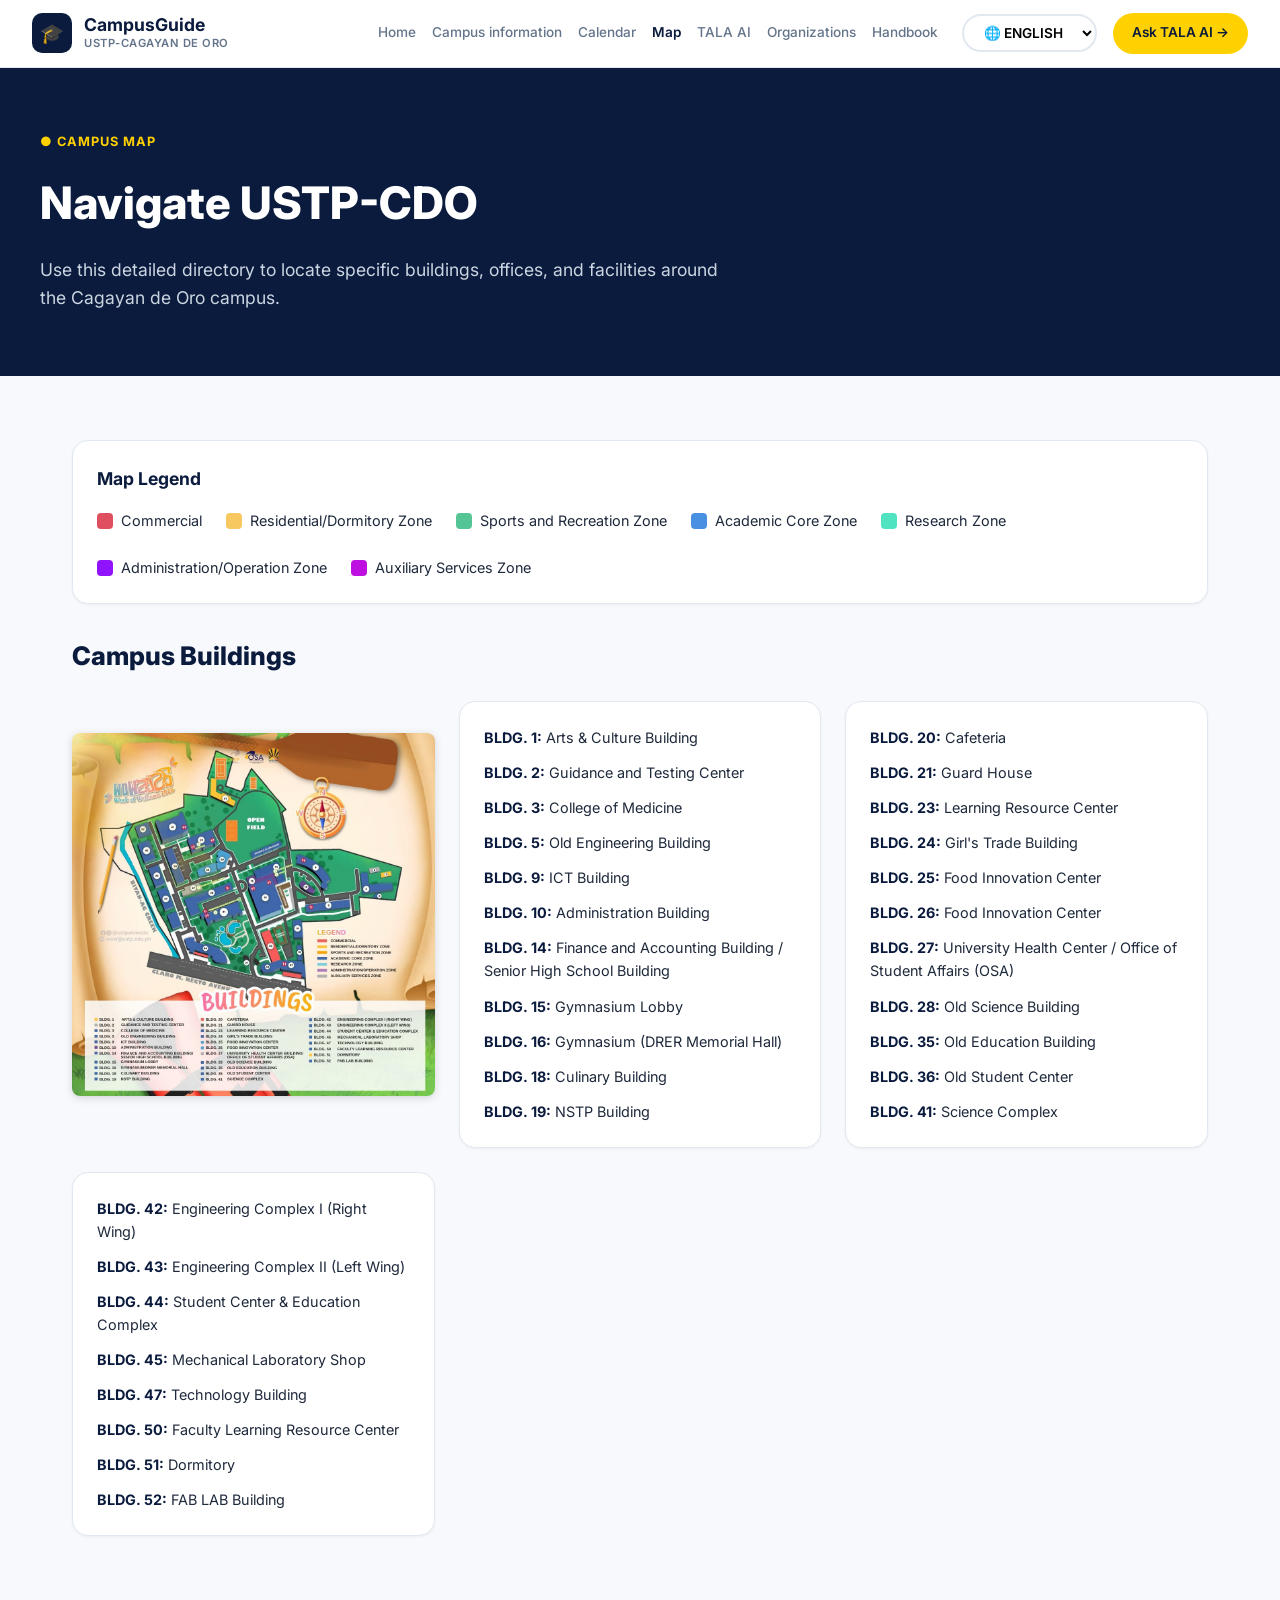
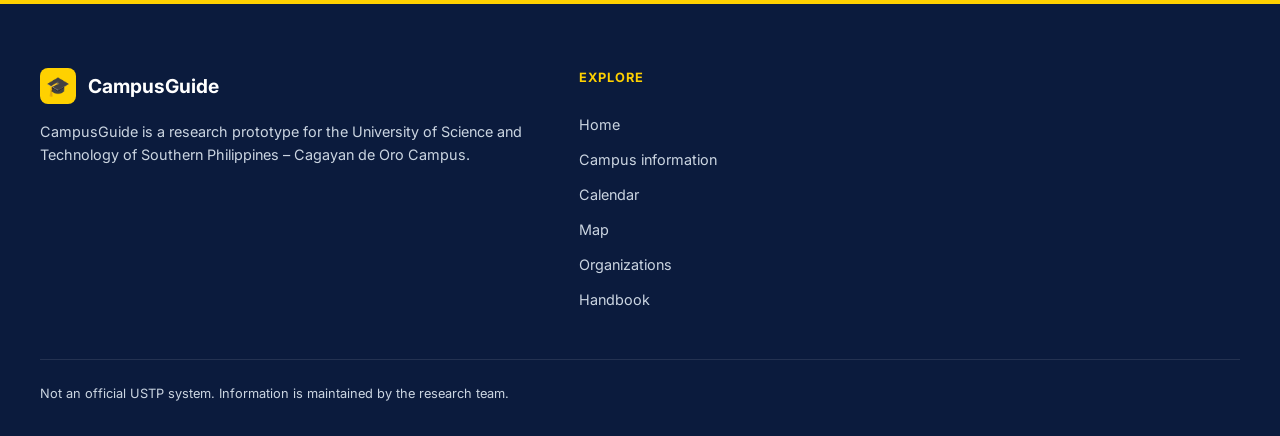
<file: campus.guide/index.html/map.html>
<!DOCTYPE html>
<html lang="en">
<head>
  <meta charset="UTF-8">
  <meta name="viewport" content="width=device-width, initial-scale=1.0">
  <title>Campus Map | CampusGuide</title>
  <link rel="stylesheet" href="style.css">
</head>
<body>
  <header>
    <div class="nav-container">
      <a href="index.html" class="logo">
        <div class="logo-icon">🎓</div>
        <div class="logo-text"><h1>CampusGuide</h1><p>USTP-CAGAYAN DE ORO</p></div>
      </a>
      <div class="nav-right">
        <nav>
          <a href="index.html" data-translate="nav-home">Home</a>
          <a href="info.html" data-translate="nav-info">Campus information</a>
          <a href="calendar.html" data-translate="nav-calendar">Calendar</a>
          <a href="map.html" class="active" data-translate="nav-map">Map</a>
          <a href="tala.html" data-translate="nav-tala">TALA AI</a>
          <a href="orgs.html" data-translate="nav-orgs">Organizations</a>
          <a href="handbook.html" data-translate="nav-handbook">Handbook</a>
        </nav>
        <div class="nav-actions">
          <select class="lang-select" id="languageSelector">
            <option value="en">🌐 ENGLISH</option>
            <option value="fil">FILIPINO</option>
            <option value="ceb">CEBUANO</option>
          </select>
          <a href="tala.html" class="btn-ask" data-translate="btn-ask">Ask TALA AI →</a>
        </div>
      </div>
    </div>
  </header>

  <section class="page-header">
    <div class="page-header-content">
      <span class="hero-badge">● CAMPUS MAP</span>
      <h1>Navigate USTP-CDO</h1>
      <p>Use this detailed directory to locate specific buildings, offices, and facilities around the Cagayan de Oro campus.</p>
    </div>
  </section>

  <div class="container">
    <!-- Legend -->
    <div class="card" style="margin-bottom: 2rem;">
      <h3 style="color: var(--navy); margin-bottom: 1rem;">Map Legend</h3>
      <div style="display: flex; flex-wrap: wrap; gap: 1.5rem;">
        <div style="display: flex; align-items: center; gap: 0.5rem; font-size: 0.9rem;"><span style="display: inline-block; width: 16px; height: 16px; background: #E04F5F; border-radius: 4px;"></span> Commercial</div>
        <div style="display: flex; align-items: center; gap: 0.5rem; font-size: 0.9rem;"><span style="display: inline-block; width: 16px; height: 16px; background: #F6C85F; border-radius: 4px;"></span> Residential/Dormitory Zone</div>
        <div style="display: flex; align-items: center; gap: 0.5rem; font-size: 0.9rem;"><span style="display: inline-block; width: 16px; height: 16px; background: #56C596; border-radius: 4px;"></span> Sports and Recreation Zone</div>
        <div style="display: flex; align-items: center; gap: 0.5rem; font-size: 0.9rem;"><span style="display: inline-block; width: 16px; height: 16px; background: #4A90E2; border-radius: 4px;"></span> Academic Core Zone</div>
        <div style="display: flex; align-items: center; gap: 0.5rem; font-size: 0.9rem;"><span style="display: inline-block; width: 16px; height: 16px; background: #50E3C2; border-radius: 4px;"></span> Research Zone</div>
        <div style="display: flex; align-items: center; gap: 0.5rem; font-size: 0.9rem;"><span style="display: inline-block; width: 16px; height: 16px; background: #9013FE; border-radius: 4px;"></span> Administration/Operation Zone</div>
        <div style="display: flex; align-items: center; gap: 0.5rem; font-size: 0.9rem;"><span style="display: inline-block; width: 16px; height: 16px; background: #BD10E0; border-radius: 4px;"></span> Auxiliary Services Zone</div>
      </div>
    </div>

    <!-- Buildings List (3 Columns) -->
    <h2 class="section-title" style="font-size: 1.6rem; margin-bottom: 1.5rem;">Campus Buildings</h2>
    <div class="grid-3">
    
    <!-- Campus Map Image -->
<div style="text-align: center; margin: 2rem auto; max-width: 700px;">
  <img src="campus-map.jpg" alt="USTP-CDO Campus Map" style="width: 100%; height: auto; border-radius: 8px; box-shadow: 0 2px 8px rgba(0,0,0,0.15);">
</div>
      
      <!-- Column 1 -->
      <div class="card" style="padding: 1.5rem;">
        <ul style="list-style: none; padding: 0; display: flex; flex-direction: column; gap: 0.75rem; font-size: 0.9rem;">
          <li><strong style="color: var(--navy);">BLDG. 1:</strong> Arts & Culture Building</li>
          <li><strong style="color: var(--navy);">BLDG. 2:</strong> Guidance and Testing Center</li>
          <li><strong style="color: var(--navy);">BLDG. 3:</strong> College of Medicine</li>
          <li><strong style="color: var(--navy);">BLDG. 5:</strong> Old Engineering Building</li>
          <li><strong style="color: var(--navy);">BLDG. 9:</strong> ICT Building</li>
          <li><strong style="color: var(--navy);">BLDG. 10:</strong> Administration Building</li>
          <li><strong style="color: var(--navy);">BLDG. 14:</strong> Finance and Accounting Building / Senior High School Building</li>
          <li><strong style="color: var(--navy);">BLDG. 15:</strong> Gymnasium Lobby</li>
          <li><strong style="color: var(--navy);">BLDG. 16:</strong> Gymnasium (DRER Memorial Hall)</li>
          <li><strong style="color: var(--navy);">BLDG. 18:</strong> Culinary Building</li>
          <li><strong style="color: var(--navy);">BLDG. 19:</strong> NSTP Building</li>
        </ul>
      </div>

      <!-- Column 2 -->
      <div class="card" style="padding: 1.5rem;">
        <ul style="list-style: none; padding: 0; display: flex; flex-direction: column; gap: 0.75rem; font-size: 0.9rem;">
          <li><strong style="color: var(--navy);">BLDG. 20:</strong> Cafeteria</li>
          <li><strong style="color: var(--navy);">BLDG. 21:</strong> Guard House</li>
          <li><strong style="color: var(--navy);">BLDG. 23:</strong> Learning Resource Center</li>
          <li><strong style="color: var(--navy);">BLDG. 24:</strong> Girl's Trade Building</li>
          <li><strong style="color: var(--navy);">BLDG. 25:</strong> Food Innovation Center</li>
          <li><strong style="color: var(--navy);">BLDG. 26:</strong> Food Innovation Center</li>
          <li><strong style="color: var(--navy);">BLDG. 27:</strong> University Health Center / Office of Student Affairs (OSA)</li>
          <li><strong style="color: var(--navy);">BLDG. 28:</strong> Old Science Building</li>
          <li><strong style="color: var(--navy);">BLDG. 35:</strong> Old Education Building</li>
          <li><strong style="color: var(--navy);">BLDG. 36:</strong> Old Student Center</li>
          <li><strong style="color: var(--navy);">BLDG. 41:</strong> Science Complex</li>
        </ul>
      </div>

      <!-- Column 3 -->
      <div class="card" style="padding: 1.5rem;">
        <ul style="list-style: none; padding: 0; display: flex; flex-direction: column; gap: 0.75rem; font-size: 0.9rem;">
          <li><strong style="color: var(--navy);">BLDG. 42:</strong> Engineering Complex I (Right Wing)</li>
          <li><strong style="color: var(--navy);">BLDG. 43:</strong> Engineering Complex II (Left Wing)</li>
          <li><strong style="color: var(--navy);">BLDG. 44:</strong> Student Center & Education Complex</li>
          <li><strong style="color: var(--navy);">BLDG. 45:</strong> Mechanical Laboratory Shop</li>
          <li><strong style="color: var(--navy);">BLDG. 47:</strong> Technology Building</li>
          <li><strong style="color: var(--navy);">BLDG. 50:</strong> Faculty Learning Resource Center</li>
          <li><strong style="color: var(--navy);">BLDG. 51:</strong> Dormitory</li>
          <li><strong style="color: var(--navy);">BLDG. 52:</strong> FAB LAB Building</li>
        </ul>
      </div>

    </div>
  </div>

  <footer>
    <div class="footer-grid">
      <div>
        <div class="footer-brand"><div class="footer-brand-icon">🎓</div><h3 class="footer-brand-title">CampusGuide</h3></div>
        <p class="footer-text">CampusGuide is a research prototype for the University of Science and Technology of Southern Philippines – Cagayan de Oro Campus.</p>
      </div>
      <div>
        <h4 class="footer-heading">EXPLORE</h4>
        <ul class="footer-links">
          <li><a href="index.html" class="footer-link" data-translate="nav-home">Home</a></li>
          <li><a href="info.html" class="footer-link" data-translate="nav-info">Campus information</a></li>
          <li><a href="calendar.html" class="footer-link" data-translate="nav-calendar">Calendar</a></li>
          <li><a href="map.html" class="footer-link" data-translate="nav-map">Map</a></li>
          <li><a href="orgs.html" class="footer-link" data-translate="nav-orgs">Organizations</a></li>
          <li><a href="handbook.html" class="footer-link" data-translate="nav-handbook">Handbook</a></li>
        </ul>
      </div>
    </div>
    <div class="footer-bottom">
      <p>Not an official USTP system. Information is maintained by the research team.</p>
    </div>
  </footer>
  <script src="translations.js"></script>
  <script src="animations.js"></script>
</body>
</html>
</file>
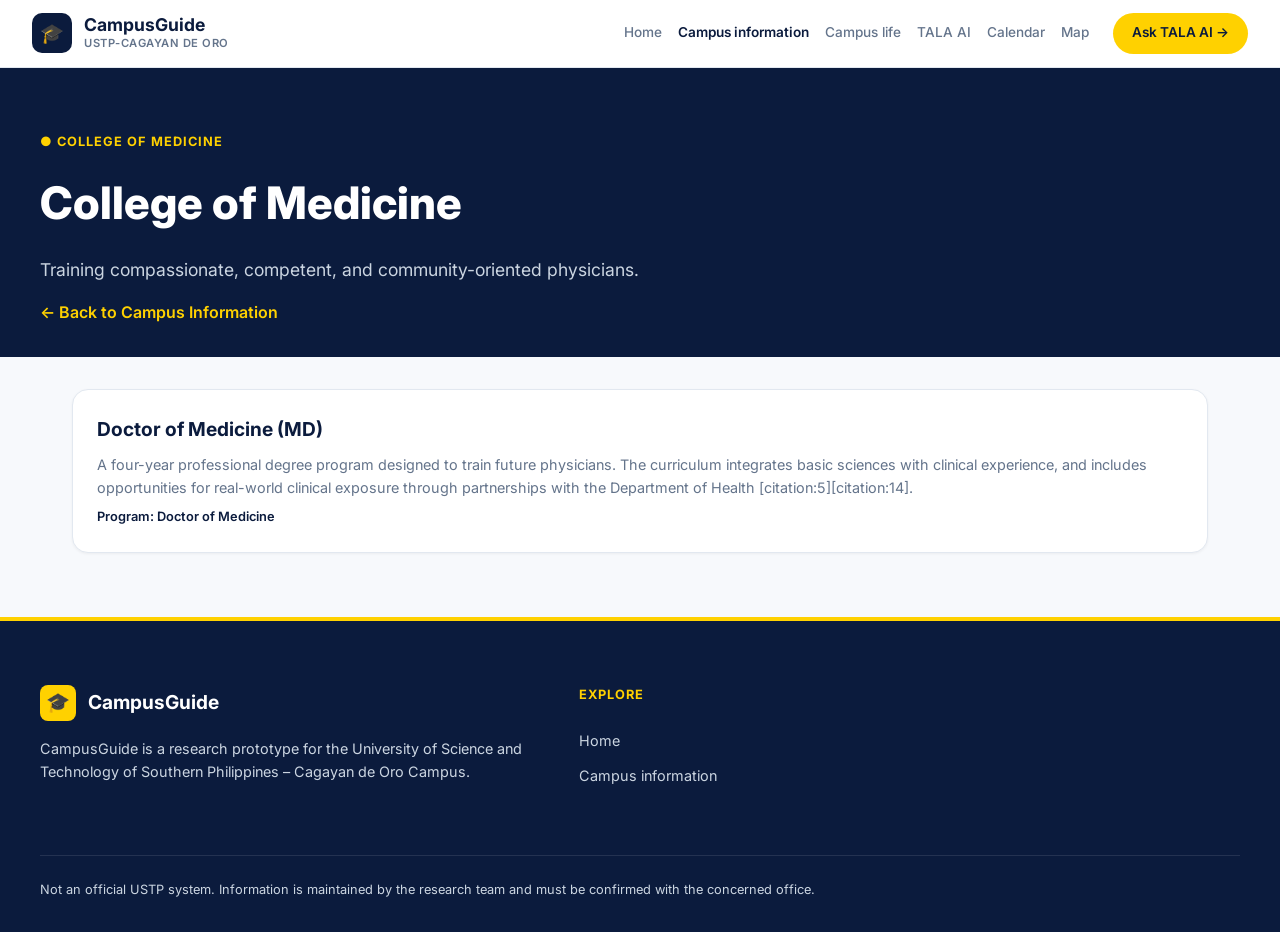
<file: campus.guide/index.html/medicine.html>
<!DOCTYPE html>
<html lang="en">
<head>
  <meta charset="UTF-8">
  <meta name="viewport" content="width=device-width, initial-scale=1.0">
  <title>College of Medicine | CampusGuide</title>
  <link rel="stylesheet" href="style.css">
</head>
<body>
  <header>
    <div class="nav-container">
      <a href="index.html" class="logo">
        <div class="logo-icon">🎓</div>
        <div class="logo-text"><h1>CampusGuide</h1><p>USTP-CAGAYAN DE ORO</p></div>
      </a>
      <div class="nav-right">
        <nav>
          <a href="index.html">Home</a>
          <a href="info.html" class="active">Campus information</a>
          <a href="campus-life.html">Campus life</a>
          <a href="tala.html">TALA AI</a>
          <a href="calendar.html">Calendar</a>
          <a href="map.html">Map</a>
        </nav>
        <div class="nav-actions"><a href="tala.html" class="btn-ask">Ask TALA AI →</a></div>
      </div>
    </div>
  </header>

  <section class="page-header" style="padding-bottom: 2rem;">
    <div class="page-header-content">
      <span class="hero-badge">● COLLEGE OF MEDICINE</span>
      <h1>College of Medicine</h1>
      <p>Training compassionate, competent, and community-oriented physicians.</p>
      <a href="info.html" style="color: var(--yellow); font-weight: 600; text-decoration: none; display: inline-block; margin-top: 1rem;">← Back to Campus Information</a>
    </div>
  </section>

  <div class="container" style="margin-top: 2rem;">
    <div class="grid">
      <div class="card" style="padding: 1.5rem;">
        <h3 style="font-size: 1.2rem; color: var(--navy); margin-bottom: 0.5rem;">Doctor of Medicine (MD)</h3>
        <p style="font-size: 0.9rem; color: var(--text-muted); margin-bottom: 0.5rem;">A four-year professional degree program designed to train future physicians. The curriculum integrates basic sciences with clinical experience, and includes opportunities for real-world clinical exposure through partnerships with the Department of Health [citation:5][citation:14].</p>
        <p style="font-size: 0.8rem; color: var(--navy); font-weight: 600;">Program: Doctor of Medicine</p>
      </div>
    </div>
  </div>

  <footer>
    <div class="footer-grid">
      <div>
        <div class="footer-brand"><div class="footer-brand-icon">🎓</div><h3 class="footer-brand-title">CampusGuide</h3></div>
        <p class="footer-text">CampusGuide is a research prototype for the University of Science and Technology of Southern Philippines – Cagayan de Oro Campus.</p>
      </div>
      <div>
        <h4 class="footer-heading">EXPLORE</h4>
        <ul class="footer-links">
          <li><a href="index.html" class="footer-link">Home</a></li>
          <li><a href="info.html" class="footer-link">Campus information</a></li>
        </ul>
      </div>
    </div>
    <div class="footer-bottom">
      <p>Not an official USTP system. Information is maintained by the research team and must be confirmed with the concerned office.</p>
    </div>
  </footer>
</body>
</html>
</file>
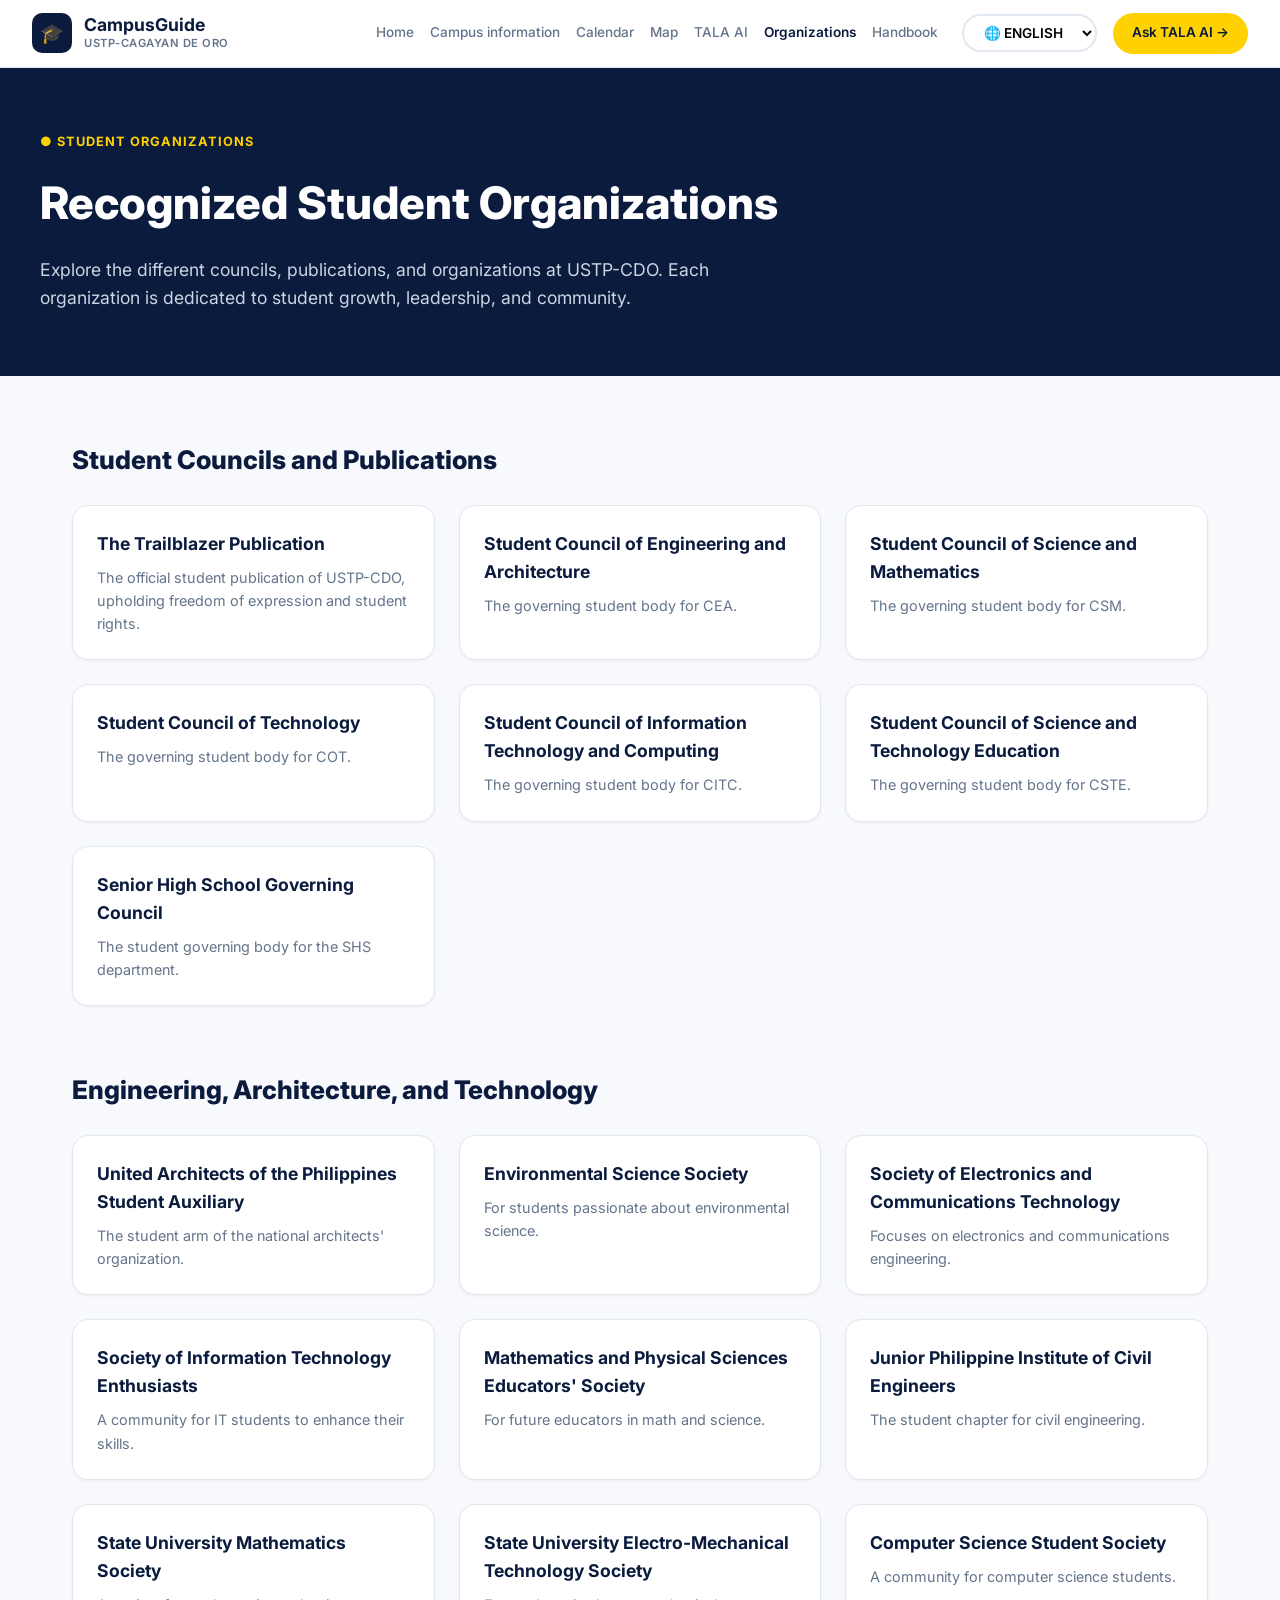
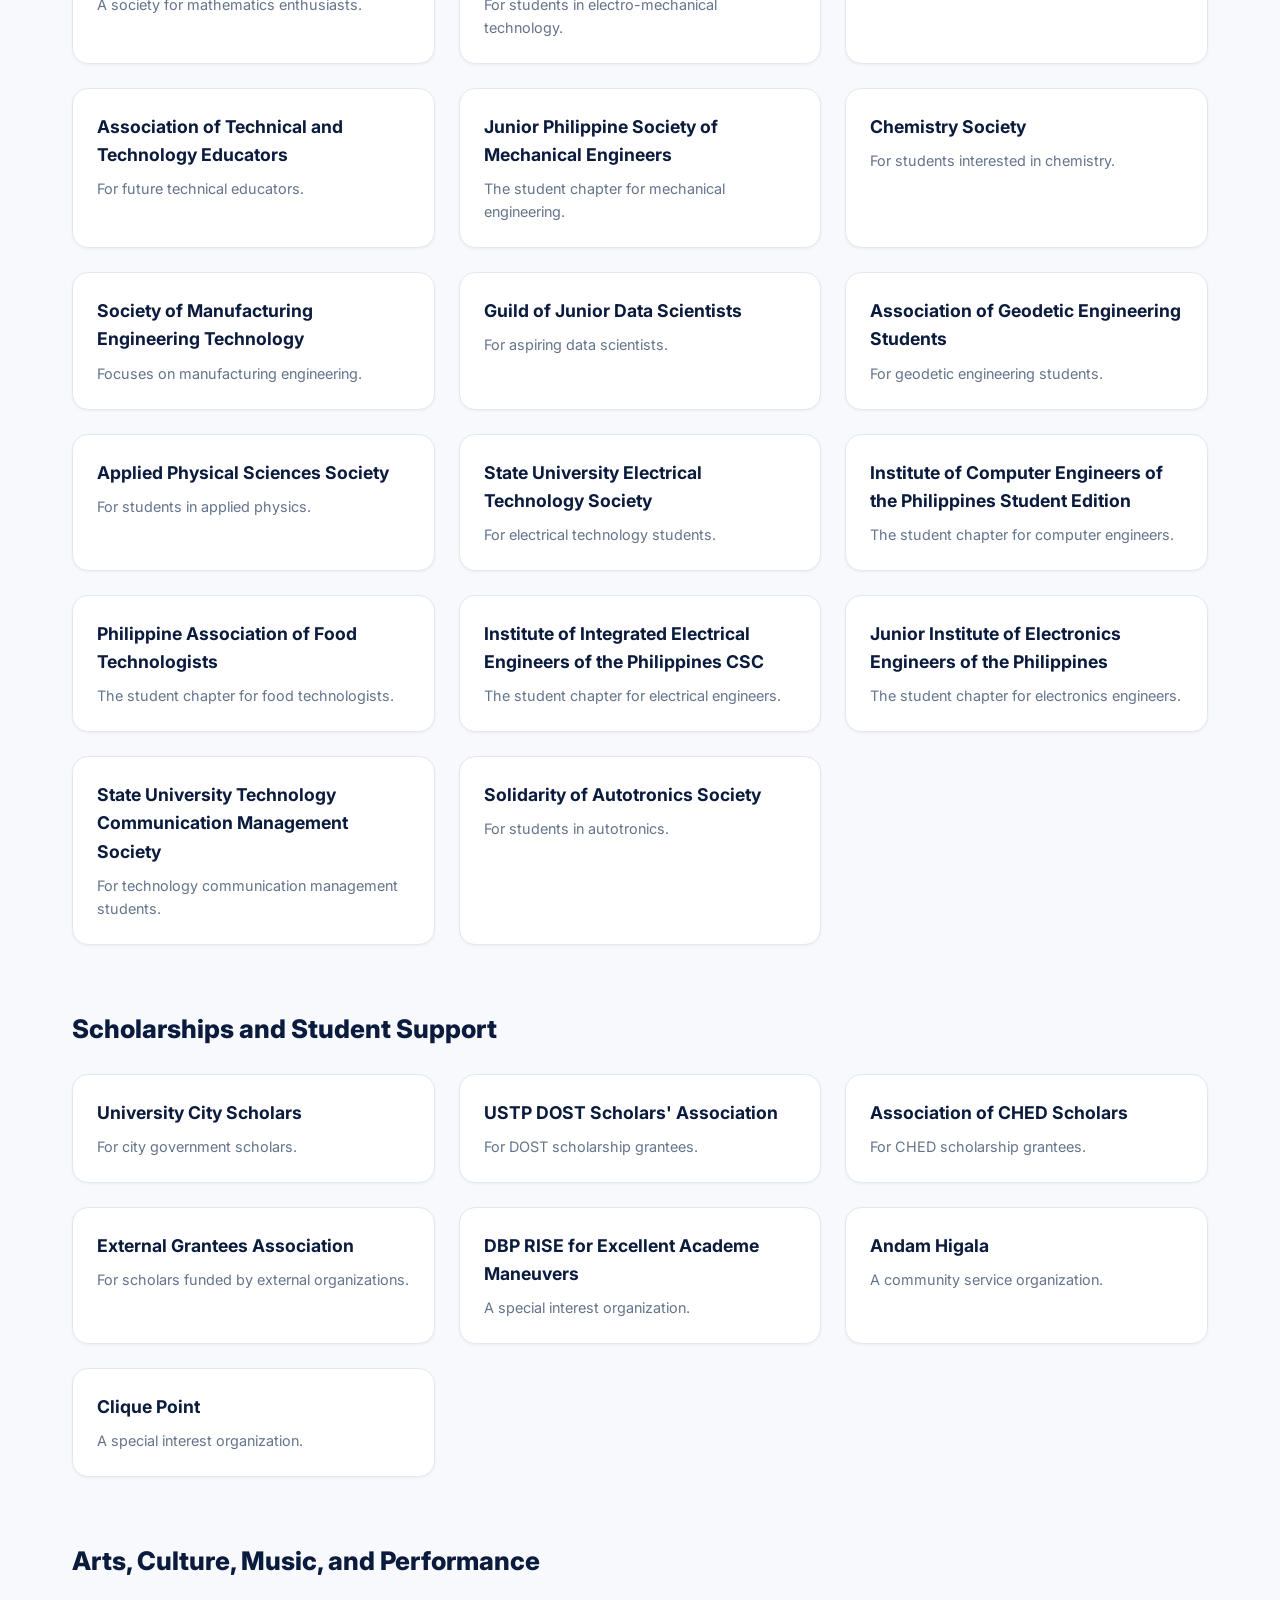
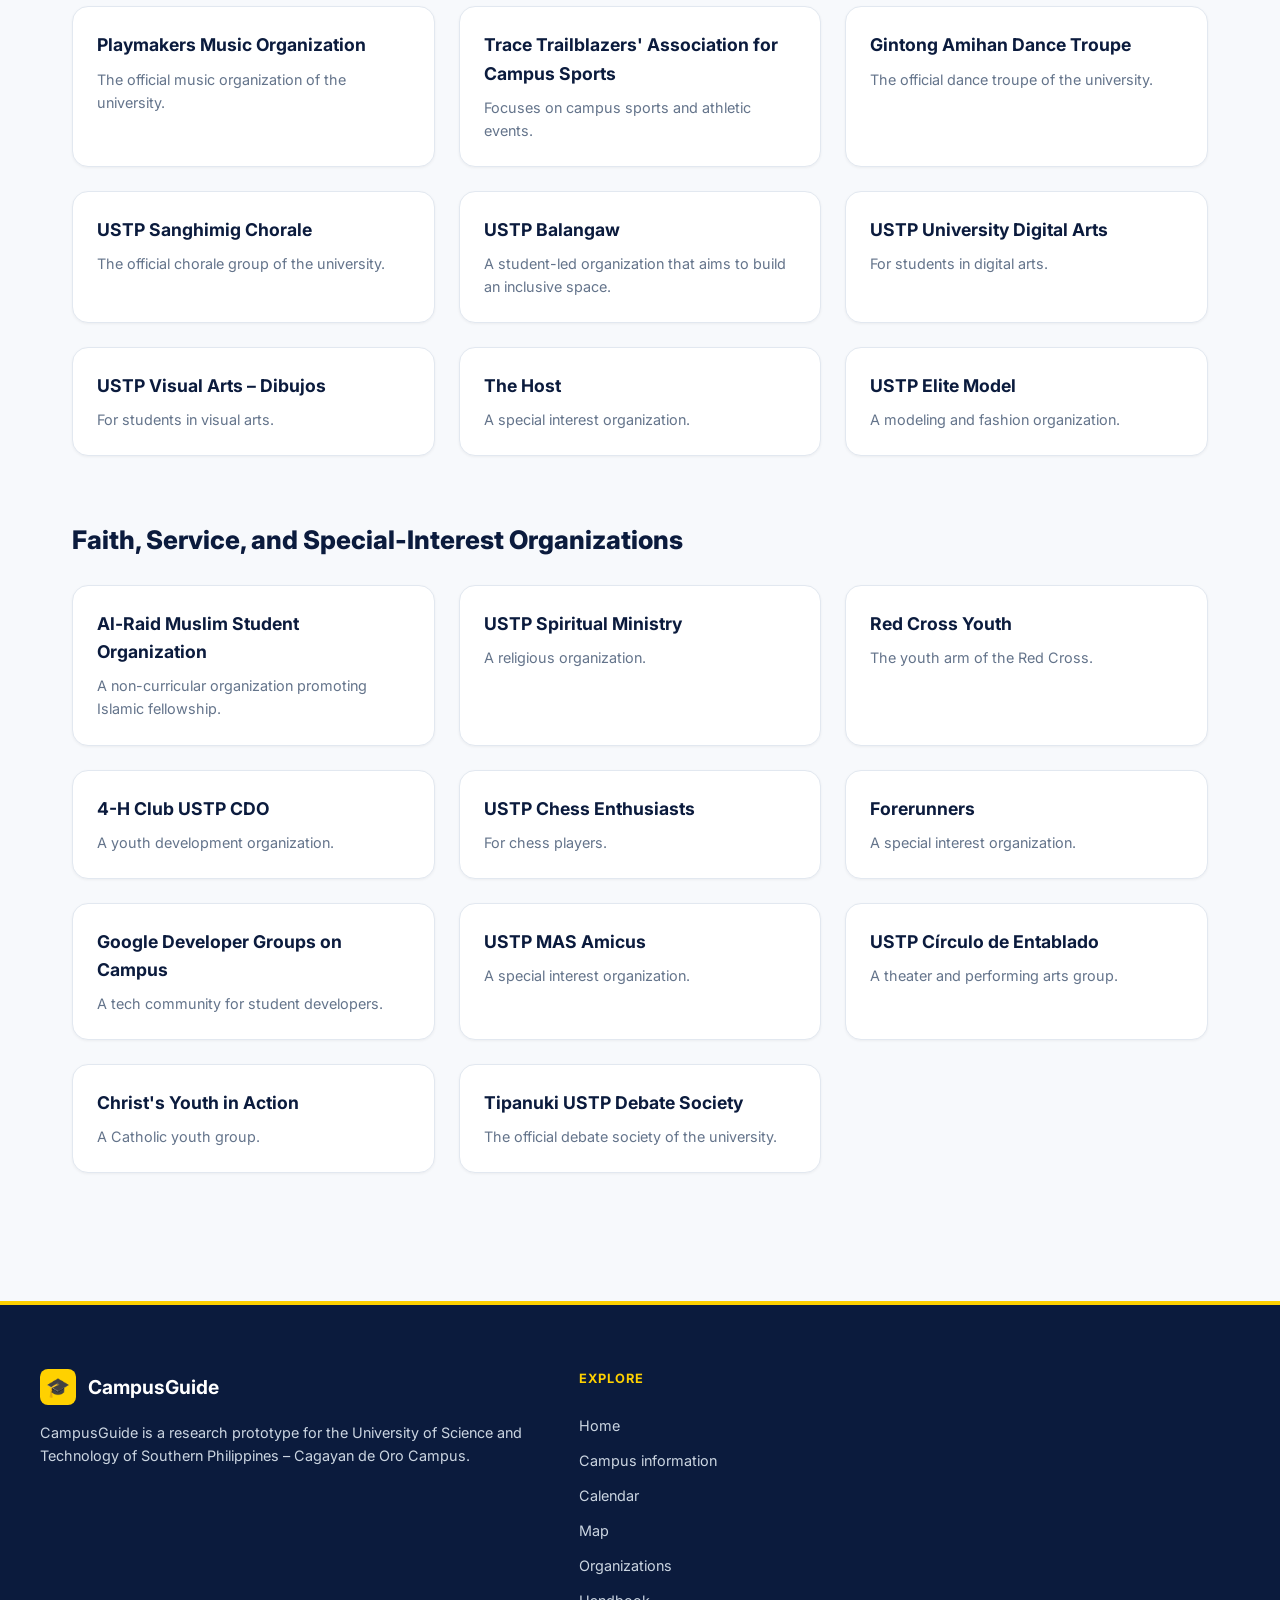
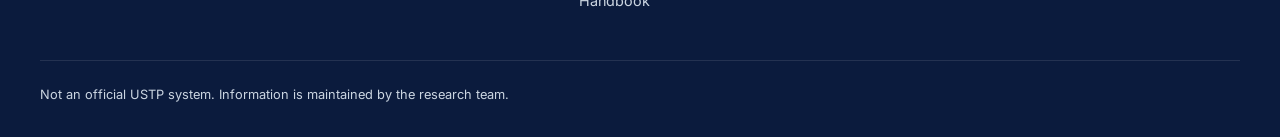
<file: campus.guide/index.html/orgs.html>
<!DOCTYPE html>
<html lang="en">
<head>
  <meta charset="UTF-8">
  <meta name="viewport" content="width=device-width, initial-scale=1.0">
  <title>Student Organizations | CampusGuide</title>
  <link rel="stylesheet" href="style.css">
</head>
<body>
  <header>
    <div class="nav-container">
      <a href="index.html" class="logo">
        <div class="logo-icon">🎓</div>
        <div class="logo-text"><h1>CampusGuide</h1><p>USTP-CAGAYAN DE ORO</p></div>
      </a>
      <div class="nav-right">
        <nav>
          <a href="index.html" data-translate="nav-home">Home</a>
          <a href="info.html" data-translate="nav-info">Campus information</a>
          <a href="calendar.html" data-translate="nav-calendar">Calendar</a>
          <a href="map.html" data-translate="nav-map">Map</a>
          <a href="tala.html" data-translate="nav-tala">TALA AI</a>
          <a href="orgs.html" class="active" data-translate="nav-orgs">Organizations</a>
          <a href="handbook.html" data-translate="nav-handbook">Handbook</a>
        </nav>
        <div class="nav-actions">
          <select class="lang-select" id="languageSelector">
            <option value="en">🌐 ENGLISH</option>
            <option value="fil">FILIPINO</option>
            <option value="ceb">CEBUANO</option>
          </select>
          <a href="tala.html" class="btn-ask" data-translate="btn-ask">Ask TALA AI →</a>
        </div>
      </div>
    </div>
  </header>

  <section class="page-header">
    <div class="page-header-content">
      <span class="hero-badge">● STUDENT ORGANIZATIONS</span>
      <h1>Recognized Student Organizations</h1>
      <p>Explore the different councils, publications, and organizations at USTP-CDO. Each organization is dedicated to student growth, leadership, and community.</p>
    </div>
  </section>

  <div class="container">
    <!-- 1. Student Councils and Publications -->
    <h2 class="section-title" style="font-size: 1.6rem; margin-bottom: 1.5rem;">Student Councils and Publications</h2>
    <div class="grid-3" style="margin-bottom: 4rem;">
      <div class="card"><h3>The Trailblazer Publication</h3><p>The official student publication of USTP-CDO, upholding freedom of expression and student rights.</p></div>
      <div class="card"><h3>Student Council of Engineering and Architecture</h3><p>The governing student body for CEA.</p></div>
      <div class="card"><h3>Student Council of Science and Mathematics</h3><p>The governing student body for CSM.</p></div>
      <div class="card"><h3>Student Council of Technology</h3><p>The governing student body for COT.</p></div>
      <div class="card"><h3>Student Council of Information Technology and Computing</h3><p>The governing student body for CITC.</p></div>
      <div class="card"><h3>Student Council of Science and Technology Education</h3><p>The governing student body for CSTE.</p></div>
      <div class="card"><h3>Senior High School Governing Council</h3><p>The student governing body for the SHS department.</p></div>
    </div>

    <!-- 2. Engineering, Architecture, and Technology -->
    <h2 class="section-title" style="font-size: 1.6rem; margin-bottom: 1.5rem;">Engineering, Architecture, and Technology</h2>
    <div class="grid-3" style="margin-bottom: 4rem;">
      <div class="card"><h3>United Architects of the Philippines Student Auxiliary</h3><p>The student arm of the national architects' organization.</p></div>
      <div class="card"><h3>Environmental Science Society</h3><p>For students passionate about environmental science.</p></div>
      <div class="card"><h3>Society of Electronics and Communications Technology</h3><p>Focuses on electronics and communications engineering.</p></div>
      <div class="card"><h3>Society of Information Technology Enthusiasts</h3><p>A community for IT students to enhance their skills.</p></div>
      <div class="card"><h3>Mathematics and Physical Sciences Educators' Society</h3><p>For future educators in math and science.</p></div>
      <div class="card"><h3>Junior Philippine Institute of Civil Engineers</h3><p>The student chapter for civil engineering.</p></div>
      <div class="card"><h3>State University Mathematics Society</h3><p>A society for mathematics enthusiasts.</p></div>
      <div class="card"><h3>State University Electro-Mechanical Technology Society</h3><p>For students in electro-mechanical technology.</p></div>
      <div class="card"><h3>Computer Science Student Society</h3><p>A community for computer science students.</p></div>
      <div class="card"><h3>Association of Technical and Technology Educators</h3><p>For future technical educators.</p></div>
      <div class="card"><h3>Junior Philippine Society of Mechanical Engineers</h3><p>The student chapter for mechanical engineering.</p></div>
      <div class="card"><h3>Chemistry Society</h3><p>For students interested in chemistry.</p></div>
      <div class="card"><h3>Society of Manufacturing Engineering Technology</h3><p>Focuses on manufacturing engineering.</p></div>
      <div class="card"><h3>Guild of Junior Data Scientists</h3><p>For aspiring data scientists.</p></div>
      <div class="card"><h3>Association of Geodetic Engineering Students</h3><p>For geodetic engineering students.</p></div>
      <div class="card"><h3>Applied Physical Sciences Society</h3><p>For students in applied physics.</p></div>
      <div class="card"><h3>State University Electrical Technology Society</h3><p>For electrical technology students.</p></div>
      <div class="card"><h3>Institute of Computer Engineers of the Philippines Student Edition</h3><p>The student chapter for computer engineers.</p></div>
      <div class="card"><h3>Philippine Association of Food Technologists</h3><p>The student chapter for food technologists.</p></div>
      <div class="card"><h3>Institute of Integrated Electrical Engineers of the Philippines CSC</h3><p>The student chapter for electrical engineers.</p></div>
      <div class="card"><h3>Junior Institute of Electronics Engineers of the Philippines</h3><p>The student chapter for electronics engineers.</p></div>
      <div class="card"><h3>State University Technology Communication Management Society</h3><p>For technology communication management students.</p></div>
      <div class="card"><h3>Solidarity of Autotronics Society</h3><p>For students in autotronics.</p></div>
    </div>

    <!-- 3. Scholarships and Student Support -->
    <h2 class="section-title" style="font-size: 1.6rem; margin-bottom: 1.5rem;">Scholarships and Student Support</h2>
    <div class="grid-3" style="margin-bottom: 4rem;">
      <div class="card"><h3>University City Scholars</h3><p>For city government scholars.</p></div>
      <div class="card"><h3>USTP DOST Scholars' Association</h3><p>For DOST scholarship grantees.</p></div>
      <div class="card"><h3>Association of CHED Scholars</h3><p>For CHED scholarship grantees.</p></div>
      <div class="card"><h3>External Grantees Association</h3><p>For scholars funded by external organizations.</p></div>
      <div class="card"><h3>DBP RISE for Excellent Academe Maneuvers</h3><p>A special interest organization.</p></div>
      <div class="card"><h3>Andam Higala</h3><p>A community service organization.</p></div>
      <div class="card"><h3>Clique Point</h3><p>A special interest organization.</p></div>
    </div>

    <!-- 4. Arts, Culture, Music, and Performance -->
    <h2 class="section-title" style="font-size: 1.6rem; margin-bottom: 1.5rem;">Arts, Culture, Music, and Performance</h2>
    <div class="grid-3" style="margin-bottom: 4rem;">
      <div class="card"><h3>Playmakers Music Organization</h3><p>The official music organization of the university.</p></div>
      <div class="card"><h3>Trace Trailblazers' Association for Campus Sports</h3><p>Focuses on campus sports and athletic events.</p></div>
      <div class="card"><h3>Gintong Amihan Dance Troupe</h3><p>The official dance troupe of the university.</p></div>
      <div class="card"><h3>USTP Sanghimig Chorale</h3><p>The official chorale group of the university.</p></div>
      <div class="card"><h3>USTP Balangaw</h3><p>A student-led organization that aims to build an inclusive space.</p></div>
      <div class="card"><h3>USTP University Digital Arts</h3><p>For students in digital arts.</p></div>
      <div class="card"><h3>USTP Visual Arts – Dibujos</h3><p>For students in visual arts.</p></div>
      <div class="card"><h3>The Host</h3><p>A special interest organization.</p></div>
      <div class="card"><h3>USTP Elite Model</h3><p>A modeling and fashion organization.</p></div>
    </div>

    <!-- 5. Faith, Service, and Special-Interest -->
    <h2 class="section-title" style="font-size: 1.6rem; margin-bottom: 1.5rem;">Faith, Service, and Special-Interest Organizations</h2>
    <div class="grid-3" style="margin-bottom: 4rem;">
      <div class="card"><h3>Al-Raid Muslim Student Organization</h3><p>A non-curricular organization promoting Islamic fellowship.</p></div>
      <div class="card"><h3>USTP Spiritual Ministry</h3><p>A religious organization.</p></div>
      <div class="card"><h3>Red Cross Youth</h3><p>The youth arm of the Red Cross.</p></div>
      <div class="card"><h3>4-H Club USTP CDO</h3><p>A youth development organization.</p></div>
      <div class="card"><h3>USTP Chess Enthusiasts</h3><p>For chess players.</p></div>
      <div class="card"><h3>Forerunners</h3><p>A special interest organization.</p></div>
      <div class="card"><h3>Google Developer Groups on Campus</h3><p>A tech community for student developers.</p></div>
      <div class="card"><h3>USTP MAS Amicus</h3><p>A special interest organization.</p></div>
      <div class="card"><h3>USTP Círculo de Entablado</h3><p>A theater and performing arts group.</p></div>
      <div class="card"><h3>Christ's Youth in Action</h3><p>A Catholic youth group.</p></div>
      <div class="card"><h3>Tipanuki USTP Debate Society</h3><p>The official debate society of the university.</p></div>
    </div>
  </div>

  <footer>
    <div class="footer-grid">
      <div>
        <div class="footer-brand"><div class="footer-brand-icon">🎓</div><h3 class="footer-brand-title">CampusGuide</h3></div>
        <p class="footer-text">CampusGuide is a research prototype for the University of Science and Technology of Southern Philippines – Cagayan de Oro Campus.</p>
      </div>
      <div>
        <h4 class="footer-heading">EXPLORE</h4>
        <ul class="footer-links">
          <li><a href="index.html" class="footer-link" data-translate="nav-home">Home</a></li>
          <li><a href="info.html" class="footer-link" data-translate="nav-info">Campus information</a></li>
          <li><a href="calendar.html" class="footer-link" data-translate="nav-calendar">Calendar</a></li>
          <li><a href="map.html" class="footer-link" data-translate="nav-map">Map</a></li>
          <li><a href="orgs.html" class="footer-link" data-translate="nav-orgs">Organizations</a></li>
          <li><a href="handbook.html" class="footer-link" data-translate="nav-handbook">Handbook</a></li>
        </ul>
      </div>
    </div>
    <div class="footer-bottom">
      <p>Not an official USTP system. Information is maintained by the research team.</p>
    </div>
  </footer>
  <script src="translations.js"></script>
  <script src="animations.js"></script>
</body>
</html>
</file>
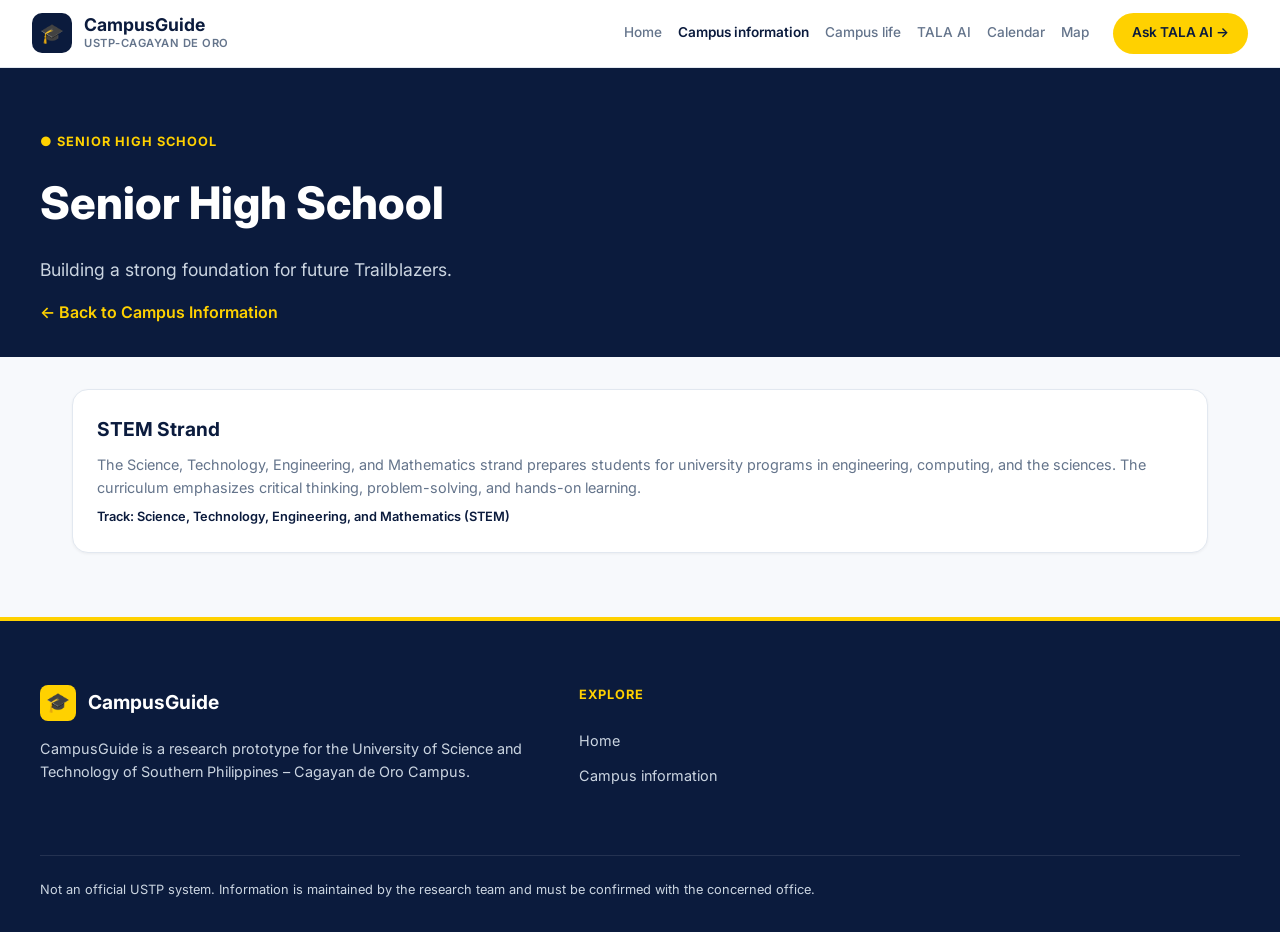
<file: campus.guide/index.html/shs.html>
<!DOCTYPE html>
<html lang="en">
<head>
  <meta charset="UTF-8">
  <meta name="viewport" content="width=device-width, initial-scale=1.0">
  <title>Senior High School | CampusGuide</title>
  <link rel="stylesheet" href="style.css">
</head>
<body>
  <header>
    <div class="nav-container">
      <a href="index.html" class="logo">
        <div class="logo-icon">🎓</div>
        <div class="logo-text"><h1>CampusGuide</h1><p>USTP-CAGAYAN DE ORO</p></div>
      </a>
      <div class="nav-right">
        <nav>
          <a href="index.html">Home</a>
          <a href="info.html" class="active">Campus information</a>
          <a href="campus-life.html">Campus life</a>
          <a href="tala.html">TALA AI</a>
          <a href="calendar.html">Calendar</a>
          <a href="map.html">Map</a>
        </nav>
        <div class="nav-actions"><a href="tala.html" class="btn-ask">Ask TALA AI →</a></div>
      </div>
    </div>
  </header>

  <section class="page-header" style="padding-bottom: 2rem;">
    <div class="page-header-content">
      <span class="hero-badge">● SENIOR HIGH SCHOOL</span>
      <h1>Senior High School</h1>
      <p>Building a strong foundation for future Trailblazers.</p>
      <a href="info.html" style="color: var(--yellow); font-weight: 600; text-decoration: none; display: inline-block; margin-top: 1rem;">← Back to Campus Information</a>
    </div>
  </section>

  <div class="container" style="margin-top: 2rem;">
    <div class="grid">
      <div class="card" style="padding: 1.5rem;">
        <h3 style="font-size: 1.2rem; color: var(--navy); margin-bottom: 0.5rem;">STEM Strand</h3>
        <p style="font-size: 0.9rem; color: var(--text-muted); margin-bottom: 0.5rem;">The Science, Technology, Engineering, and Mathematics strand prepares students for university programs in engineering, computing, and the sciences. The curriculum emphasizes critical thinking, problem-solving, and hands-on learning.</p>
        <p style="font-size: 0.8rem; color: var(--navy); font-weight: 600;">Track: Science, Technology, Engineering, and Mathematics (STEM)</p>
      </div>
    </div>
  </div>

  <footer>
    <div class="footer-grid">
      <div>
        <div class="footer-brand"><div class="footer-brand-icon">🎓</div><h3 class="footer-brand-title">CampusGuide</h3></div>
        <p class="footer-text">CampusGuide is a research prototype for the University of Science and Technology of Southern Philippines – Cagayan de Oro Campus.</p>
      </div>
      <div>
        <h4 class="footer-heading">EXPLORE</h4>
        <ul class="footer-links">
          <li><a href="index.html" class="footer-link">Home</a></li>
          <li><a href="info.html" class="footer-link">Campus information</a></li>
        </ul>
      </div>
    </div>
    <div class="footer-bottom">
      <p>Not an official USTP system. Information is maintained by the research team and must be confirmed with the concerned office.</p>
    </div>
  </footer>
</body>
</html>
</file>
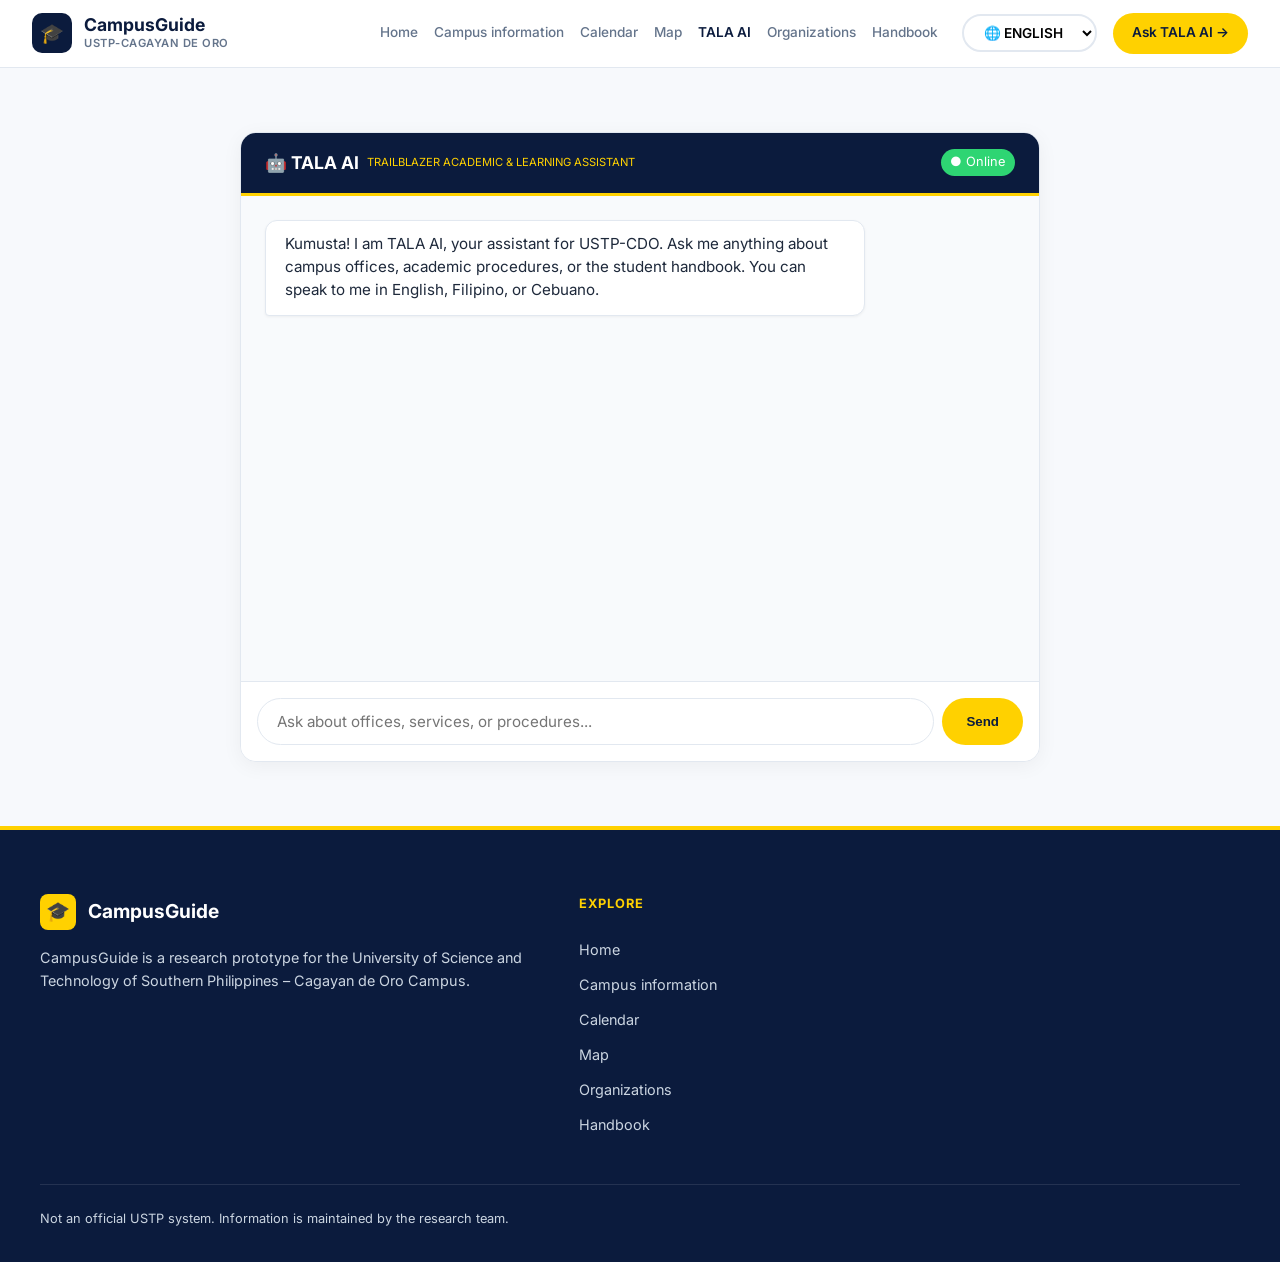
<file: campus.guide/index.html/tala.html>
<!DOCTYPE html>
<html lang="en">
<head>
  <meta charset="UTF-8">
  <meta name="viewport" content="width=device-width, initial-scale=1.0">
  <title>TALA AI | CampusGuide</title>
  <link rel="stylesheet" href="style.css">
  <style>
    /* Custom styles specifically for the TALA AI Chat */
    .chat-wrapper {
      max-width: 800px;
      margin: 2rem auto;
      background: var(--white);
      border-radius: var(--radius);
      box-shadow: var(--shadow-md);
      overflow: hidden;
      display: flex;
      flex-direction: column;
      height: 70vh;
      border: 1px solid var(--border);
    }
    .chat-header-bar {
      background: var(--navy);
      padding: 1rem 1.5rem;
      display: flex;
      justify-content: space-between;
      align-items: center;
      color: white;
      border-bottom: 3px solid var(--yellow);
    }
    .chat-header-bar h2 {
      font-size: 1.1rem;
      margin: 0;
      display: flex;
      align-items: center;
      gap: 0.5rem;
    }
    .chat-body {
      flex: 1;
      padding: 1.5rem;
      overflow-y: auto;
      background: #F8FAFC;
      display: flex;
      flex-direction: column;
      gap: 1rem;
    }
    .message {
      max-width: 80%;
      padding: 0.8rem 1.2rem;
      border-radius: 12px;
      font-size: 0.95rem;
      line-height: 1.5;
      animation: fadeIn 0.3s ease;
    }
    .message.user {
      align-self: flex-end;
      background: var(--navy);
      color: var(--white);
      border-bottom-right-radius: 4px;
    }
    .message.bot {
      align-self: flex-start;
      background: var(--white);
      color: var(--text-main);
      border: 1px solid var(--border);
      border-bottom-left-radius: 4px;
      box-shadow: var(--shadow-sm);
    }
    .message.bot strong {
      color: var(--navy);
    }
    .chat-input-area {
      padding: 1rem;
      background: var(--white);
      border-top: 1px solid var(--border);
      display: flex;
      gap: 0.5rem;
    }
    .chat-input-area input {
      flex: 1;
      padding: 0.8rem 1.2rem;
      border: 1px solid var(--border);
      border-radius: 50px;
      outline: none;
      font-family: inherit;
      font-size: 0.95rem;
    }
    .chat-input-area input:focus {
      border-color: var(--navy);
    }
    .chat-input-area button {
      background: var(--yellow);
      color: var(--navy);
      border: none;
      padding: 0 1.5rem;
      border-radius: 50px;
      font-weight: 700;
      cursor: pointer;
      transition: background 0.2s;
    }
    .chat-input-area button:hover {
      background: var(--yellow-hover);
    }
    .typing-indicator {
      font-size: 0.8rem;
      color: var(--text-muted);
      margin-left: 1rem;
      font-style: italic;
    }
    @keyframes fadeIn {
      from { opacity: 0; transform: translateY(10px); }
      to { opacity: 1; transform: translateY(0); }
    }
  </style>
</head>
<body>
  <header>
    <div class="nav-container">
      <a href="index.html" class="logo">
        <div class="logo-icon">🎓</div>
        <div class="logo-text"><h1>CampusGuide</h1><p>USTP-CAGAYAN DE ORO</p></div>
      </a>
      <div class="nav-right">
        <nav>
          <a href="index.html" data-translate="nav-home">Home</a>
          <a href="info.html" data-translate="nav-info">Campus information</a>
          <a href="calendar.html" data-translate="nav-calendar">Calendar</a>
          <a href="map.html" data-translate="nav-map">Map</a>
          <a href="tala.html" class="active" data-translate="nav-tala">TALA AI</a>
          <a href="orgs.html" data-translate="nav-orgs">Organizations</a>
          <a href="handbook.html" data-translate="nav-handbook">Handbook</a>
        </nav>
        <div class="nav-actions">
          <select class="lang-select" id="languageSelector">
            <option value="en">🌐 ENGLISH</option>
            <option value="fil">FILIPINO</option>
            <option value="ceb">CEBUANO</option>
          </select>
          <a href="tala.html" class="btn-ask" data-translate="btn-ask">Ask TALA AI →</a>
        </div>
      </div>
    </div>
  </header>

  <div class="container" style="margin-top: 2rem; margin-bottom: 2rem;">
    
    <div class="chat-wrapper">
      <div class="chat-header-bar">
        <h2>🤖 TALA AI <span style="font-size:0.7rem; color:var(--yellow); font-weight:normal; text-transform:uppercase;">Trailblazer Academic & Learning Assistant</span></h2>
        <span style="font-size: 0.8rem; background: #2ed573; padding: 0.2rem 0.6rem; border-radius: 50px; color: white;">● Online</span>
      </div>
      
      <div class="chat-body" id="chatBody">
        <div class="message bot">
          Kumusta! I am TALA AI, your assistant for USTP-CDO. Ask me anything about campus offices, academic procedures, or the student handbook. You can speak to me in English, Filipino, or Cebuano.
        </div>
      </div>

      <div class="chat-input-area">
        <input type="text" id="chatInput" placeholder="Ask about offices, services, or procedures..." autocomplete="off">
        <button id="sendBtn">Send</button>
      </div>
    </div>
    <p class="typing-indicator" id="typingIndicator" style="display: none;">TALA AI is typing...</p>

  </div>

  <footer>
    <div class="footer-grid">
      <div>
        <div class="footer-brand"><div class="footer-brand-icon">🎓</div><h3 class="footer-brand-title">CampusGuide</h3></div>
        <p class="footer-text">CampusGuide is a research prototype for the University of Science and Technology of Southern Philippines – Cagayan de Oro Campus.</p>
      </div>
      <div>
        <h4 class="footer-heading">EXPLORE</h4>
        <ul class="footer-links">
          <li><a href="index.html" class="footer-link" data-translate="nav-home">Home</a></li>
          <li><a href="info.html" class="footer-link" data-translate="nav-info">Campus information</a></li>
          <li><a href="calendar.html" class="footer-link" data-translate="nav-calendar">Calendar</a></li>
          <li><a href="map.html" class="footer-link" data-translate="nav-map">Map</a></li>
          <li><a href="orgs.html" class="footer-link" data-translate="nav-orgs">Organizations</a></li>
          <li><a href="handbook.html" class="footer-link" data-translate="nav-handbook">Handbook</a></li>
        </ul>
      </div>
    </div>
    <div class="footer-bottom">
      <p>Not an official USTP system. Information is maintained by the research team.</p>
    </div>
  </footer>

  <script src="translations.js"></script>
  <script src="animations.js"></script>
  
  <!-- Chat Logic Script -->
  <script>
    const chatBody = document.getElementById('chatBody');
    const chatInput = document.getElementById('chatInput');
    const sendBtn = document.getElementById('sendBtn');
    const typingIndicator = document.getElementById('typingIndicator');
    const langSelector = document.getElementById('languageSelector');

    function addMessage(text, sender) {
      const msgDiv = document.createElement('div');
      msgDiv.className = `message ${sender}`;
      
      // Basic formatting to handle bold text from Gemini
      const formattedText = text.replace(/\*\*(.*?)\*\*/g, '<strong>$1</strong>').replace(/\n/g, '<br>');
      msgDiv.innerHTML = formattedText;
      
      chatBody.appendChild(msgDiv);
      chatBody.scrollTop = chatBody.scrollHeight;
    }

    async function handleSend() {
      const text = chatInput.value.trim();
      if (!text) return;

      // Add user message to UI
      addMessage(text, 'user');
      chatInput.value = '';
      
      // Show typing indicator
      typingIndicator.style.display = 'block';
      sendBtn.disabled = true;

      try {
        // Send to backend
        const response = await fetch('http://localhost:3000/api/chat', {
          method: 'POST',
          headers: { 'Content-Type': 'application/json' },
          body: JSON.stringify({ 
            message: text,
            language: langSelector.value 
          })
        });

        const data = await response.json();
        
        if (data.reply) {
          addMessage(data.reply, 'bot');
        } else {
          addMessage("Sorry, I encountered an error. Please try again.", 'bot');
        }
      } catch (error) {
        console.error(error);
        addMessage("I cannot connect to the server right now. Please make sure the backend is running (node server.js).", 'bot');
      } finally {
        typingIndicator.style.display = 'none';
        sendBtn.disabled = false;
      }
    }

    sendBtn.addEventListener('click', handleSend);
    chatInput.addEventListener('keypress', (e) => {
      if (e.key === 'Enter') handleSend();
    });
  </script>
</body>
</html>
</file>
<file: campus.guide/index.html/style.css>
@import url('https://fonts.googleapis.com/css2?family=Inter:wght@400;500;600;700;800&display=swap');

:root {
  --navy: #0B1B3D;
  --yellow: #FFD100;
  --yellow-hover: #E6BC00;
  --bg: #F7F9FC;
  --white: #FFFFFF;
  --text-main: #1E293B;
  --text-muted: #64748B;
  --border: #E2E8F0;
  --radius: 16px;
  --shadow-sm: 0 1px 3px rgba(0,0,0,0.05);
  --shadow-md: 0 4px 20px rgba(0,0,0,0.05);
}

* { margin: 0; padding: 0; box-sizing: border-box; }

body {
  font-family: 'Inter', sans-serif;
  background-color: var(--bg);
  color: var(--text-main);
  line-height: 1.6;
  -webkit-font-smoothing: antialiased;
  display: flex;
  flex-direction: column;
  min-height: 100vh;
}

/* HEADER & LANG SELECTOR */
header { background: var(--white); border-bottom: 1px solid var(--border); position: sticky; top: 0; z-index: 100; width: 100%; }
.nav-container { max-width: 1400px; margin: 0 auto; padding: 0.8rem 2rem; display: flex; justify-content: space-between; align-items: center; width: 100%; }
.logo { display: flex; align-items: center; gap: 0.75rem; text-decoration: none; color: var(--navy); }
.logo-icon { background: var(--navy); color: var(--yellow); width: 40px; height: 40px; border-radius: 10px; display: flex; align-items: center; justify-content: center; font-size: 1.2rem; font-weight: 800; }
.logo-text h1 { font-size: 1.1rem; font-weight: 700; line-height: 1.2; }
.logo-text p { font-size: 0.7rem; color: var(--text-muted); font-weight: 600; letter-spacing: 0.5px; }
.nav-right { display: flex; align-items: center; gap: 1.5rem; margin-left: auto; }
nav { display: flex; gap: 1rem; align-items: center; flex-wrap: wrap; }
nav a { text-decoration: none; color: var(--text-muted); font-weight: 500; font-size: 0.85rem; transition: color 0.2s; }
nav a:hover, nav a.active { color: var(--navy); font-weight: 600; }
.nav-actions { display: flex; align-items: center; gap: 1rem; }
.lang-select { padding: 0.5rem 1rem; border-radius: 50px; border: 2px solid var(--border); font-family: inherit; font-weight: 600; cursor: pointer; background: var(--white); outline: none; font-size: 0.85rem; }
.btn-ask { background: var(--yellow); color: var(--navy) !important; padding: 0.6rem 1.2rem; border-radius: 50px; font-weight: 600; text-decoration: none; font-size: 0.85rem; display: flex; align-items: center; gap: 0.5rem; transition: background 0.2s; white-space: nowrap; }
.btn-ask:hover { background: var(--yellow-hover); }

/* HERO SECTION */
.hero { background: linear-gradient(135deg, #07132b 0%, var(--navy) 50%, #1e3a6e 100%); color: var(--white); padding: 5rem 2rem; position: relative; overflow: hidden; }
.hero-content { max-width: 1200px; margin: 0 auto; display: grid; grid-template-columns: 1fr 1fr; gap: 4rem; align-items: center; position: relative; z-index: 1; }
.hero-badge { color: var(--yellow); font-weight: 700; font-size: 0.8rem; letter-spacing: 1px; text-transform: uppercase; margin-bottom: 1rem; display: block; }
.hero h2 { font-size: 3.5rem; line-height: 1.1; font-weight: 800; margin-bottom: 1.5rem; }
.hero p { font-size: 1.1rem; color: #CBD5E1; margin-bottom: 2rem; }
.hero-buttons { display: flex; gap: 1rem; flex-wrap: wrap; }
.btn-outline-light { background: transparent; color: var(--white); border: 1px solid rgba(255,255,255,0.3); padding: 0.8rem 1.5rem; border-radius: 50px; font-weight: 600; text-decoration: none; transition: all 0.2s; }
.btn-outline-light:hover { background: rgba(255,255,255,0.1); border-color: var(--white); }
.hero-warning { display: flex; align-items: flex-start; gap: 0.6rem; margin-top: 1.5rem; color: #CBD5E1; font-size: 0.85rem; max-width: 550px; line-height: 1.5; }
.hero-warning p { margin: 0 !important; }

/* ABOUT SECTION */
.about-section { background-color: var(--white); padding: 5rem 2rem; border-bottom: 1px solid var(--border); }
.about-content { max-width: 1200px; margin: 0 auto; display: grid; grid-template-columns: 1fr 1fr; gap: 4rem; align-items: center; }
.about-text h2 { font-size: 2.2rem; font-weight: 800; color: var(--navy); margin-bottom: 1.5rem; line-height: 1.2; }
.about-text p { font-size: 1rem; color: var(--text-muted); margin-bottom: 1.2rem; line-height: 1.7; }

/* EXACT 3-COLUMN GRID SYSTEM */
.container { max-width: 1200px; margin: 4rem auto; padding: 0 2rem; flex: 1; width: 100%; }
.section-title { font-size: 2rem; font-weight: 800; color: var(--navy); margin-bottom: 0.5rem; }
.section-subtitle { color: var(--text-muted); font-size: 1.05rem; margin-bottom: 2.5rem; }

.grid-3 { 
  display: grid; 
  grid-template-columns: repeat(3, 1fr); 
  gap: 1.5rem; 
  width: 100%;
}

.card { background: var(--white); border: 1px solid var(--border); border-radius: var(--radius); padding: 1.5rem; box-shadow: var(--shadow-sm); transition: transform 0.2s; display: flex; flex-direction: column; }
.card:hover { transform: translateY(-2px); box-shadow: var(--shadow-md); }
.card-tag { display: inline-block; background: #E2E8F0; color: var(--navy); padding: 0.2rem 0.6rem; border-radius: 50px; font-size: 0.7rem; font-weight: 700; text-transform: uppercase; margin-bottom: 1rem; }
.card h3 { font-size: 1.1rem; color: var(--navy); margin-bottom: 0.5rem; }
.card p { font-size: 0.9rem; color: var(--text-muted); }

/* PAGE HEADERS */
.page-header { background: var(--navy); color: var(--white); padding: 4rem 2rem; }
.page-header-content { max-width: 1200px; margin: 0 auto; }
.page-header h1 { font-size: 2.8rem; margin-bottom: 1rem; font-weight: 800; }
.page-header p { color: #CBD5E1; max-width: 700px; font-size: 1.1rem; }

/* FOOTER */
footer { background-color: var(--navy); color: #CBD5E1; padding: 4rem 2rem 2rem; border-top: 4px solid var(--yellow); font-size: 0.9rem; margin-top: auto; }
.footer-grid { max-width: 1200px; margin: 0 auto; display: grid; grid-template-columns: 2fr 1fr 1.5fr; gap: 3rem; margin-bottom: 3rem; }
.footer-brand { display: flex; align-items: center; gap: 0.75rem; margin-bottom: 1rem; }
.footer-brand-icon { background: var(--yellow); color: var(--navy); width: 36px; height: 36px; border-radius: 8px; display: flex; align-items: center; justify-content: center; font-size: 1.2rem; }
.footer-brand-title { color: white; font-size: 1.2rem; margin: 0; font-weight: 700; }
.footer-text { line-height: 1.6; margin-bottom: 1.5rem; }
.footer-contact { display: flex; align-items: flex-start; gap: 0.75rem; margin-bottom: 0.75rem; }
.footer-contact-icon { color: var(--yellow); }
.footer-heading { color: var(--yellow); font-size: 0.8rem; letter-spacing: 1px; text-transform: uppercase; margin-bottom: 1.5rem; }
.footer-links { list-style: none; padding: 0; display: flex; flex-direction: column; gap: 0.75rem; }
.footer-link { color: #CBD5E1; text-decoration: none; transition: color 0.2s ease-in-out; }
.footer-link:hover { color: var(--yellow); }
.footer-bottom { max-width: 1200px; margin: 0 auto; border-top: 1px solid rgba(255,255,255,0.1); padding-top: 1.5rem; display: flex; justify-content: space-between; align-items: center; flex-wrap: wrap; gap: 1rem; font-size: 0.8rem; }
.footer-bottom p { margin: 0; }

/* ANIMATIONS & RESPONSIVE */
.reveal { opacity: 0; transform: translateY(40px); transition: all 0.8s cubic-bezier(0.5, 0, 0, 1); }
.reveal.active { opacity: 1; transform: translateY(0); }

@media (max-width: 1024px) {
  .grid-3 { grid-template-columns: repeat(2, 1fr); }
}
@media (max-width: 900px) {
  .hero-content, .about-content, .footer-grid { grid-template-columns: 1fr; text-align: center; }
  .hero-buttons { justify-content: center; }
  nav { display: none; }
  .grid-3 { grid-template-columns: 1fr; }
}
</file>
